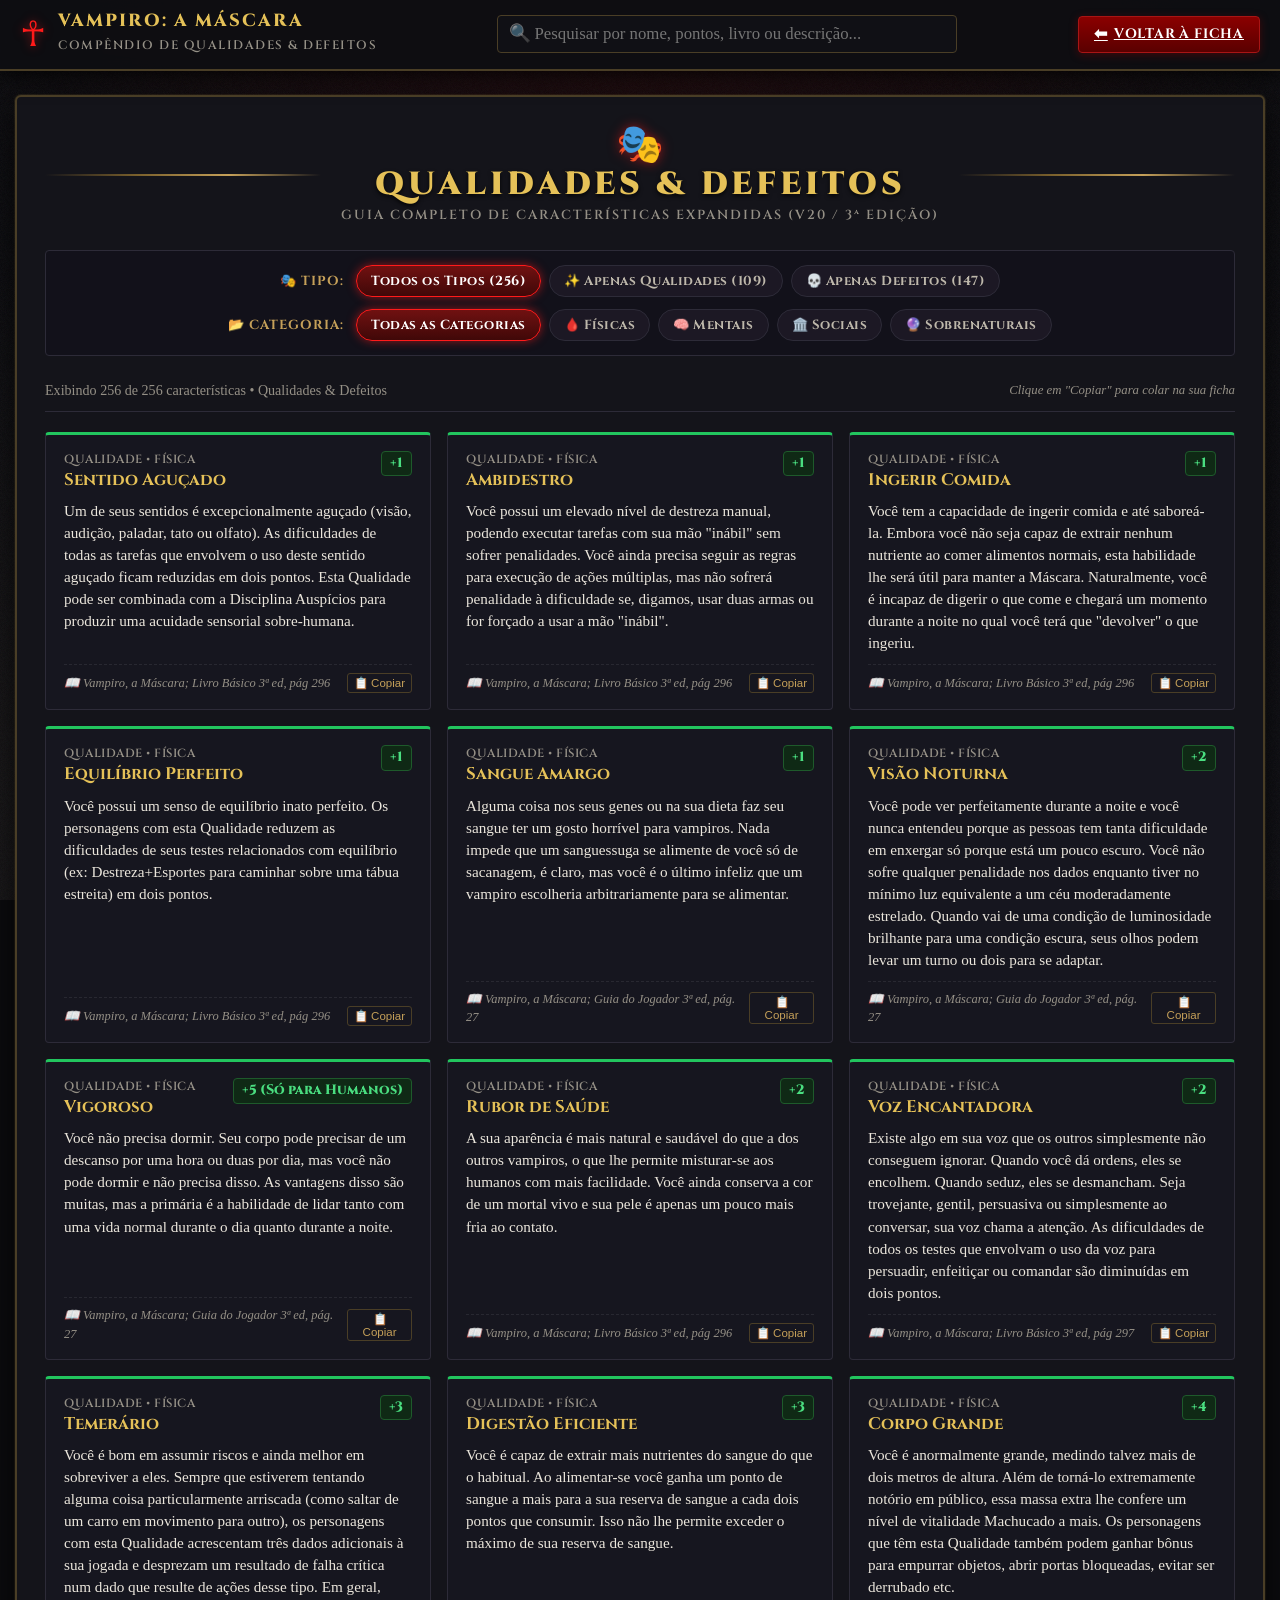
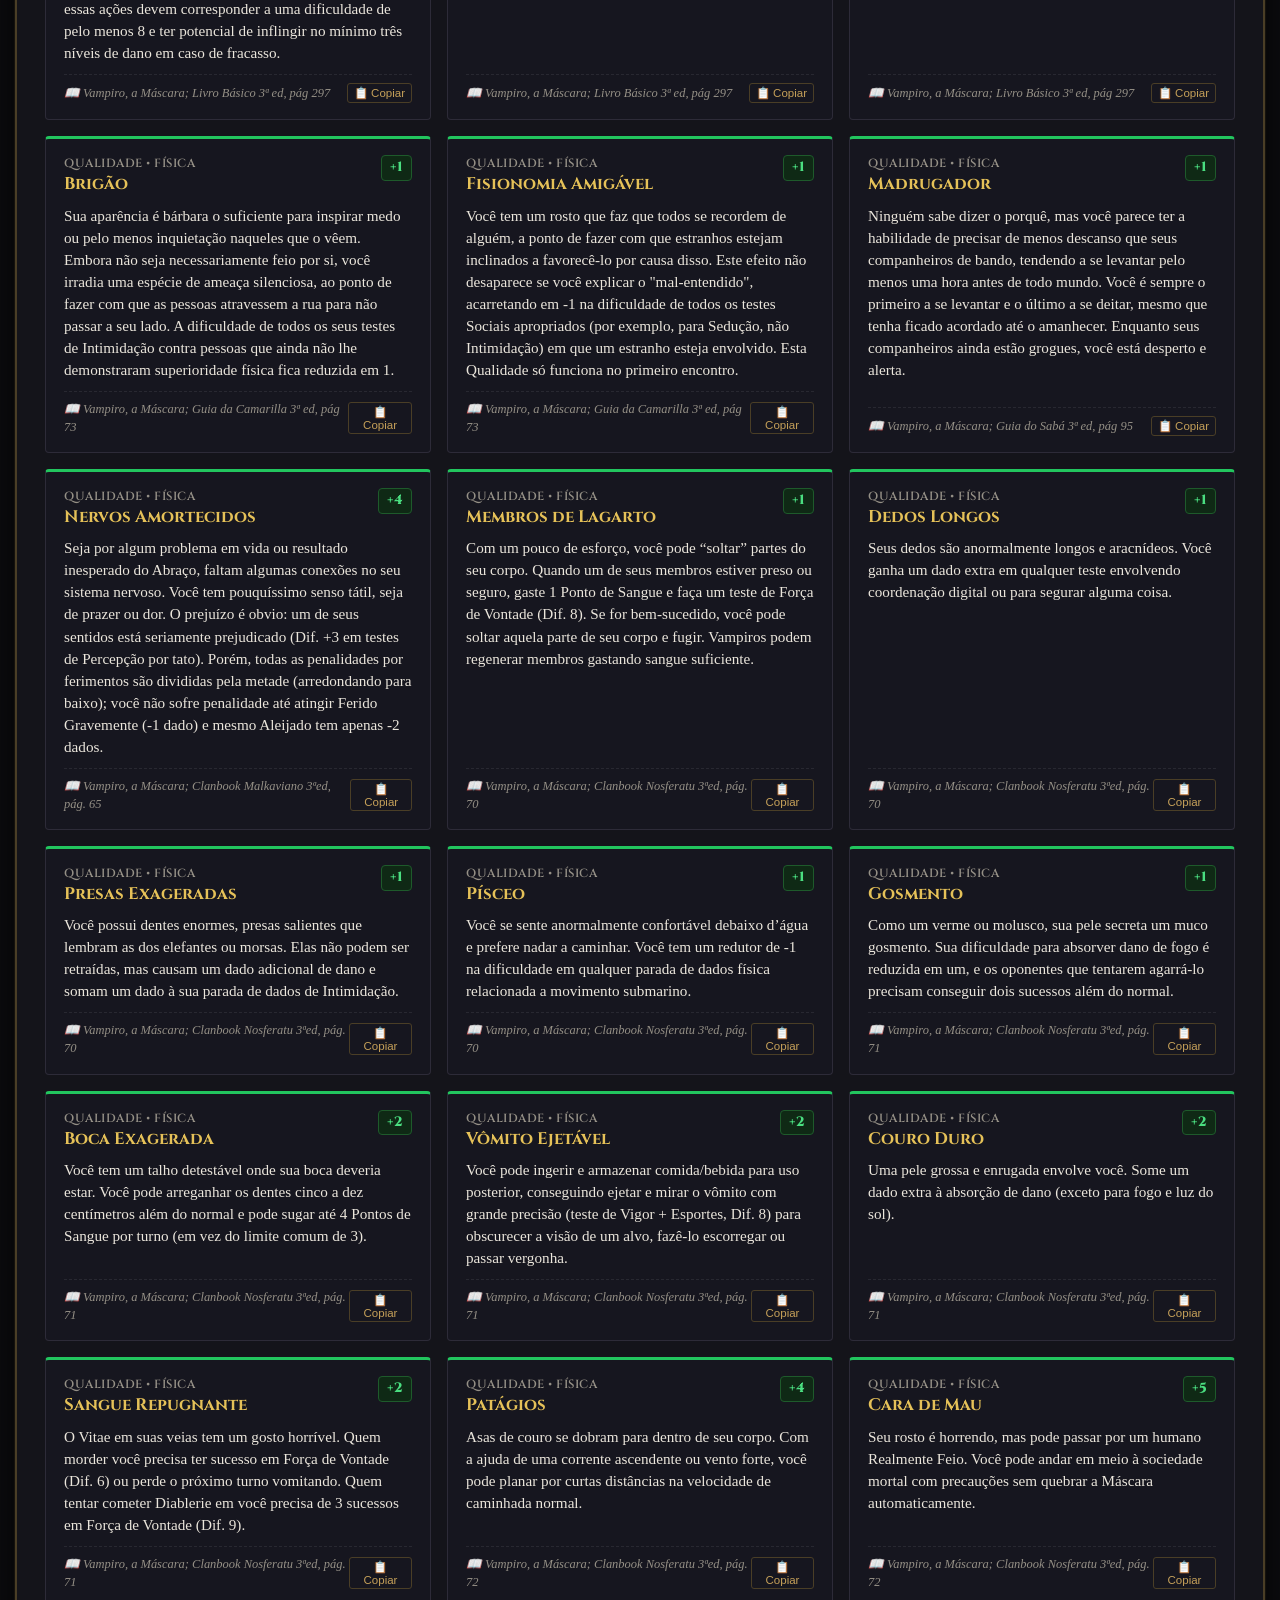
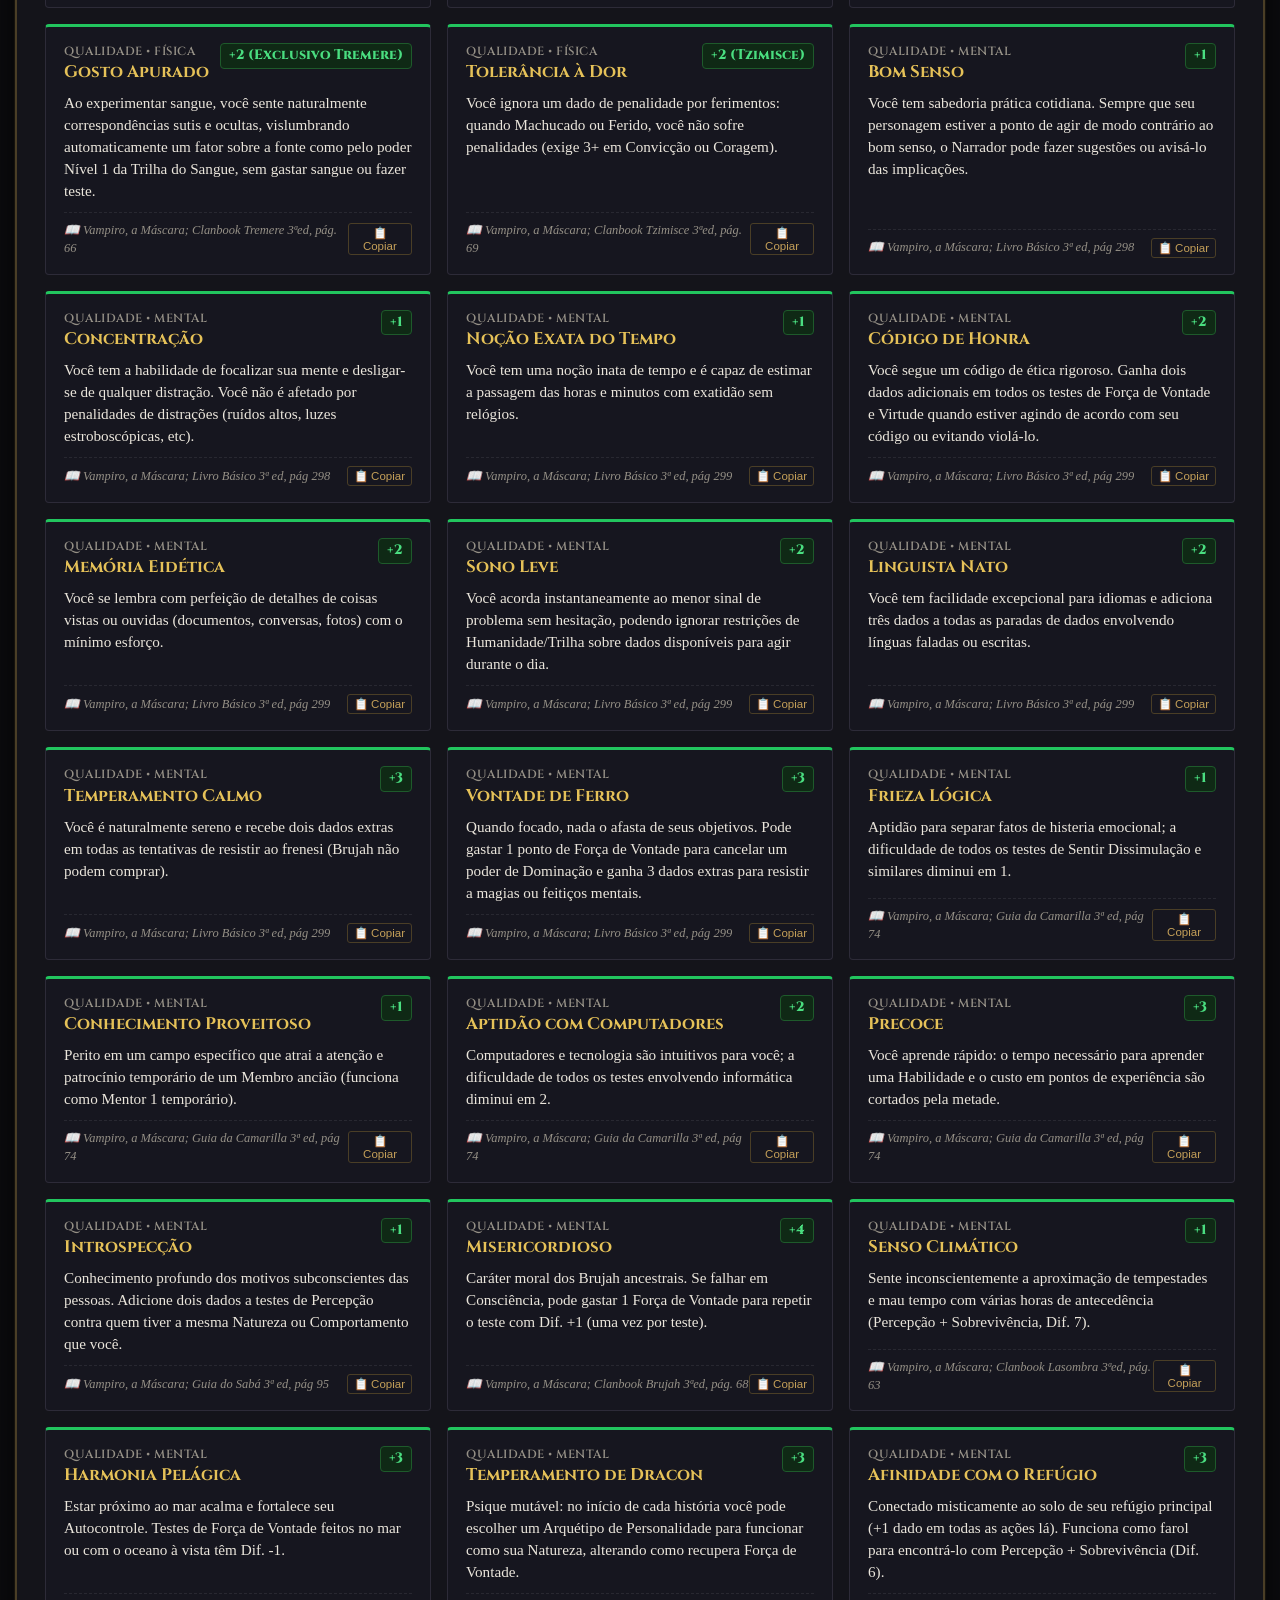
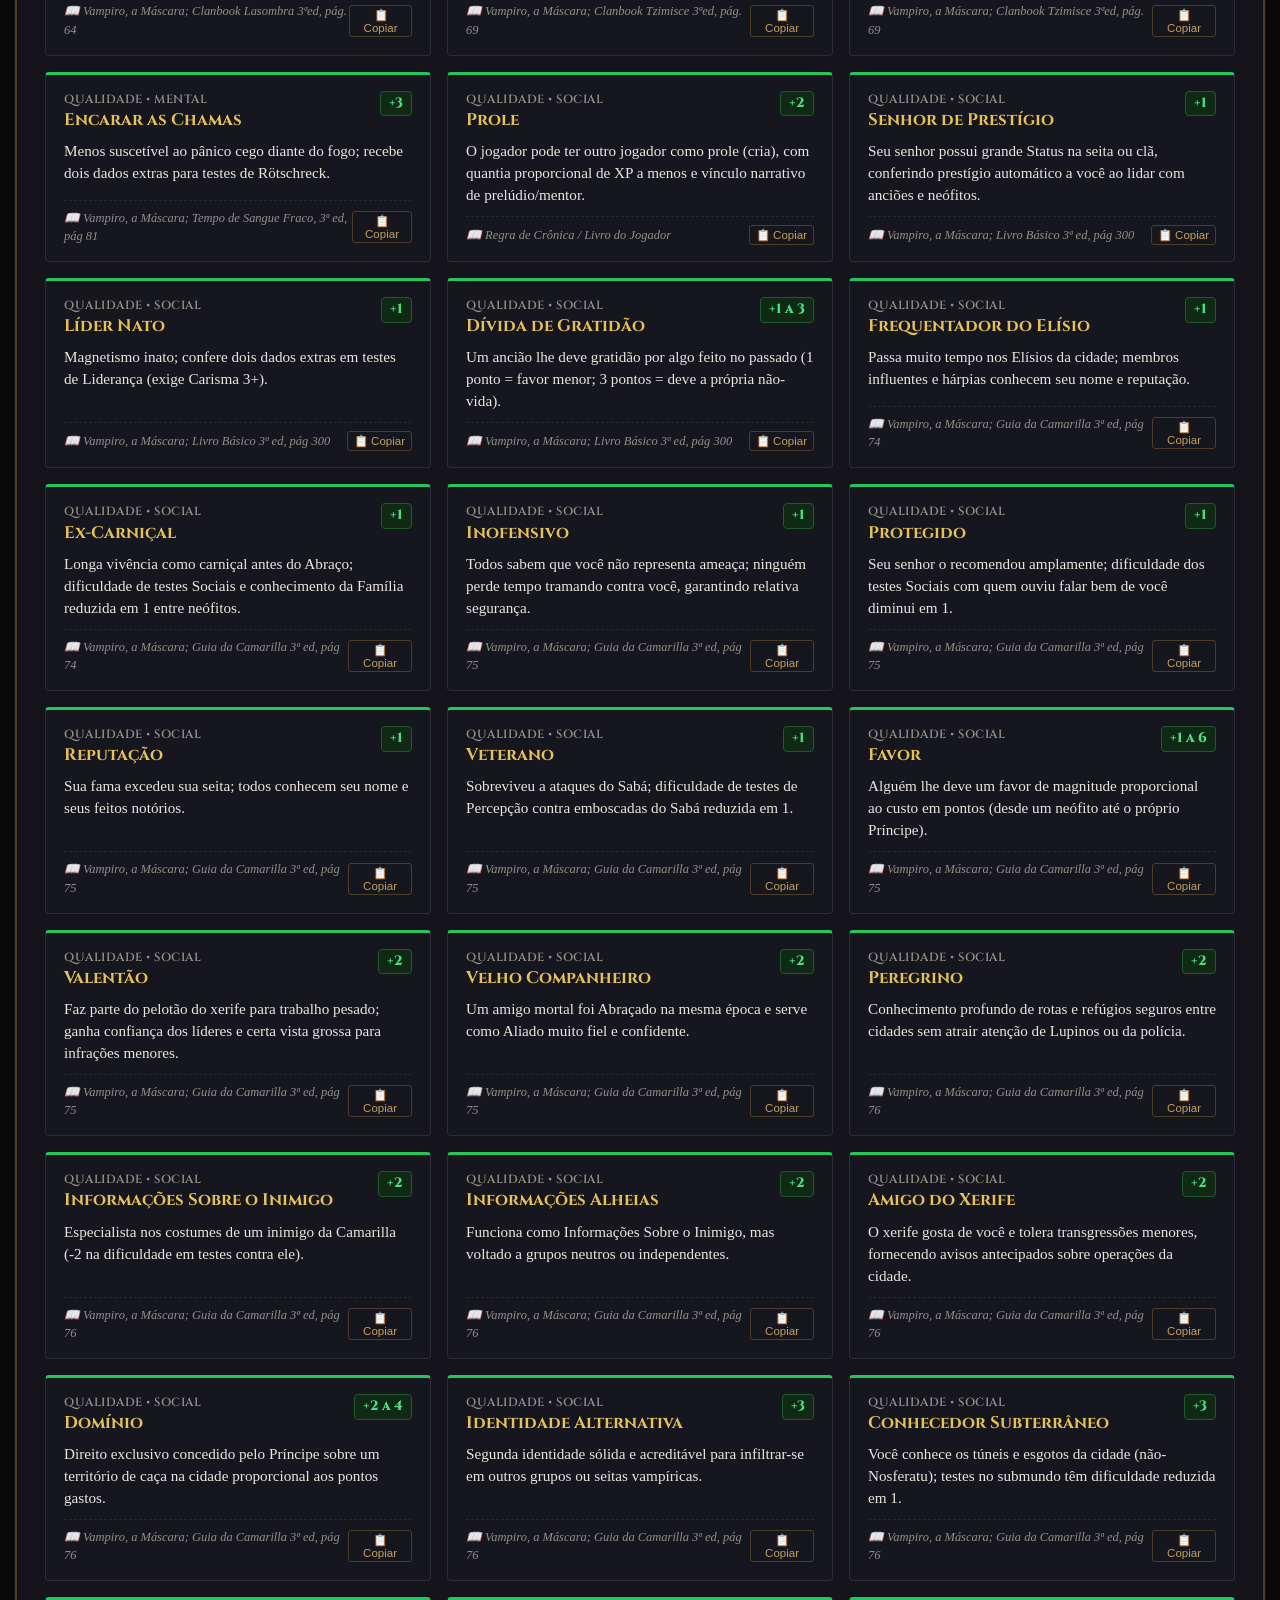
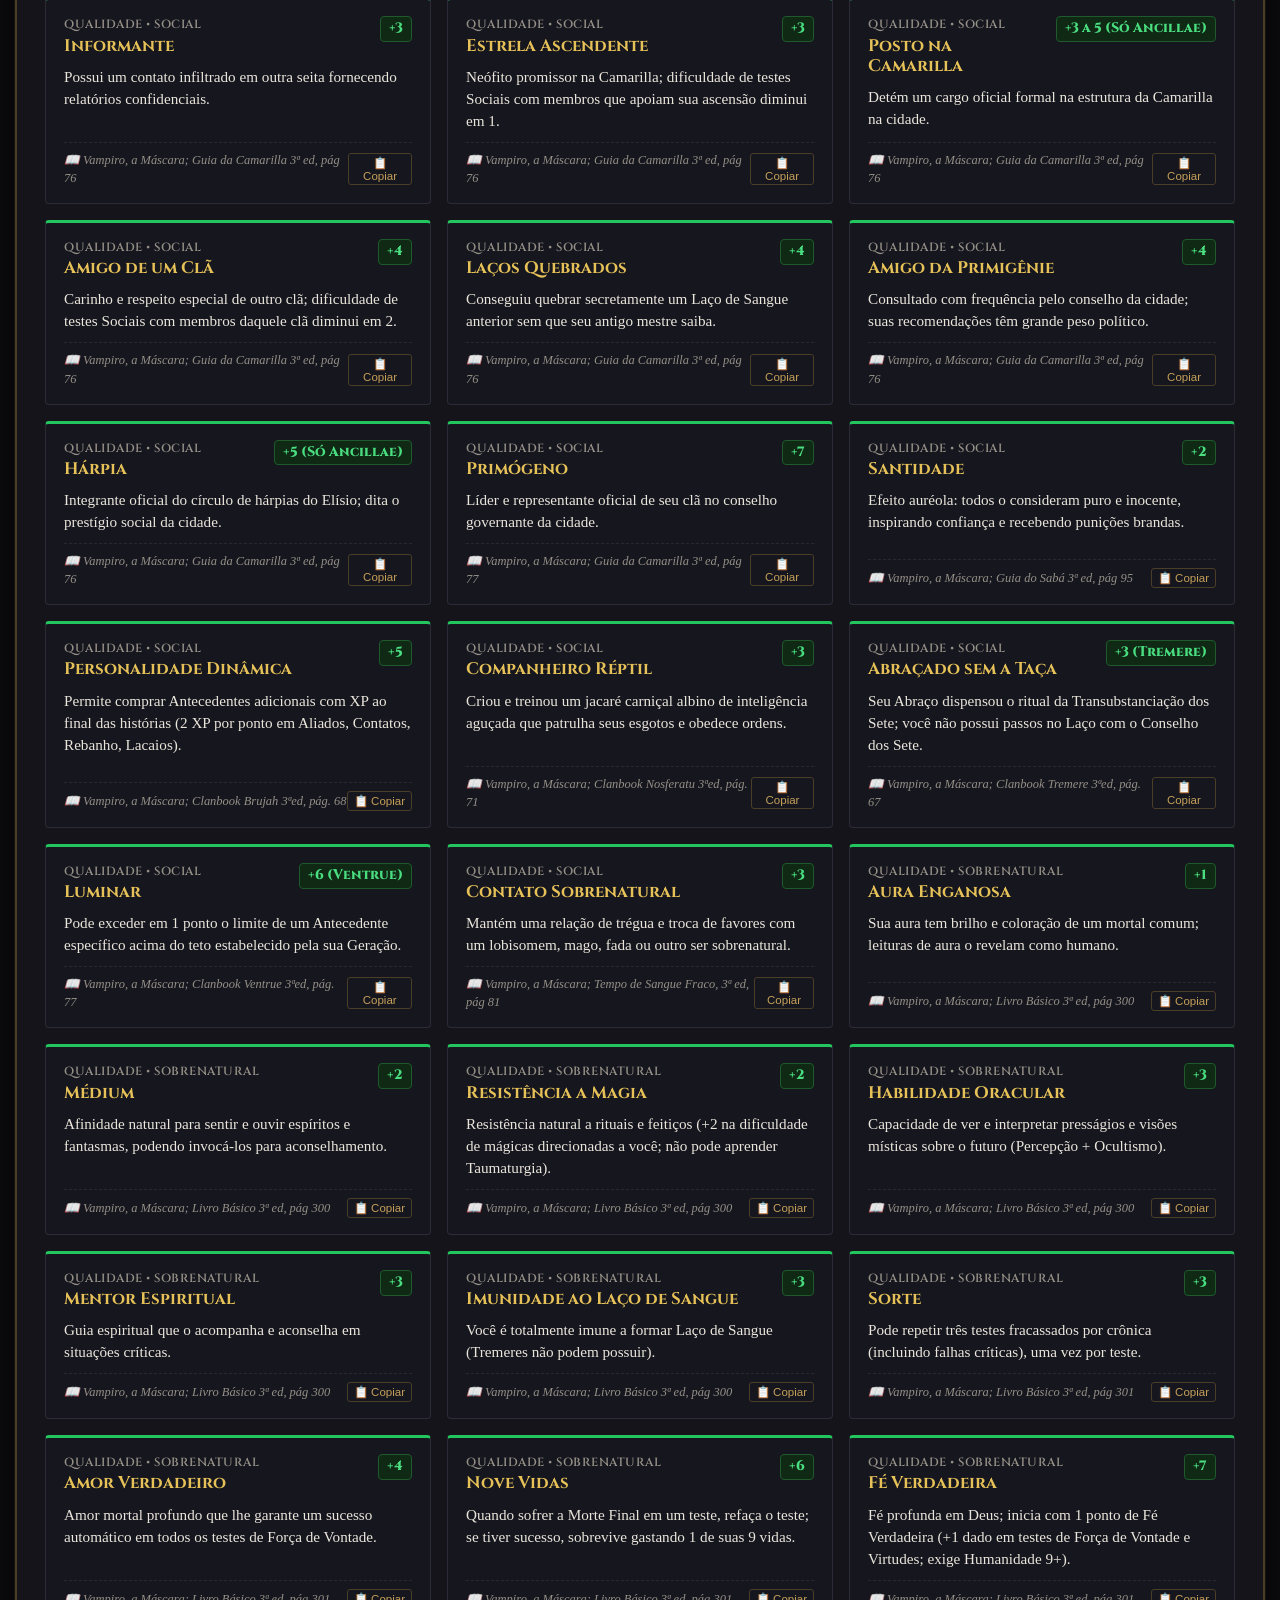
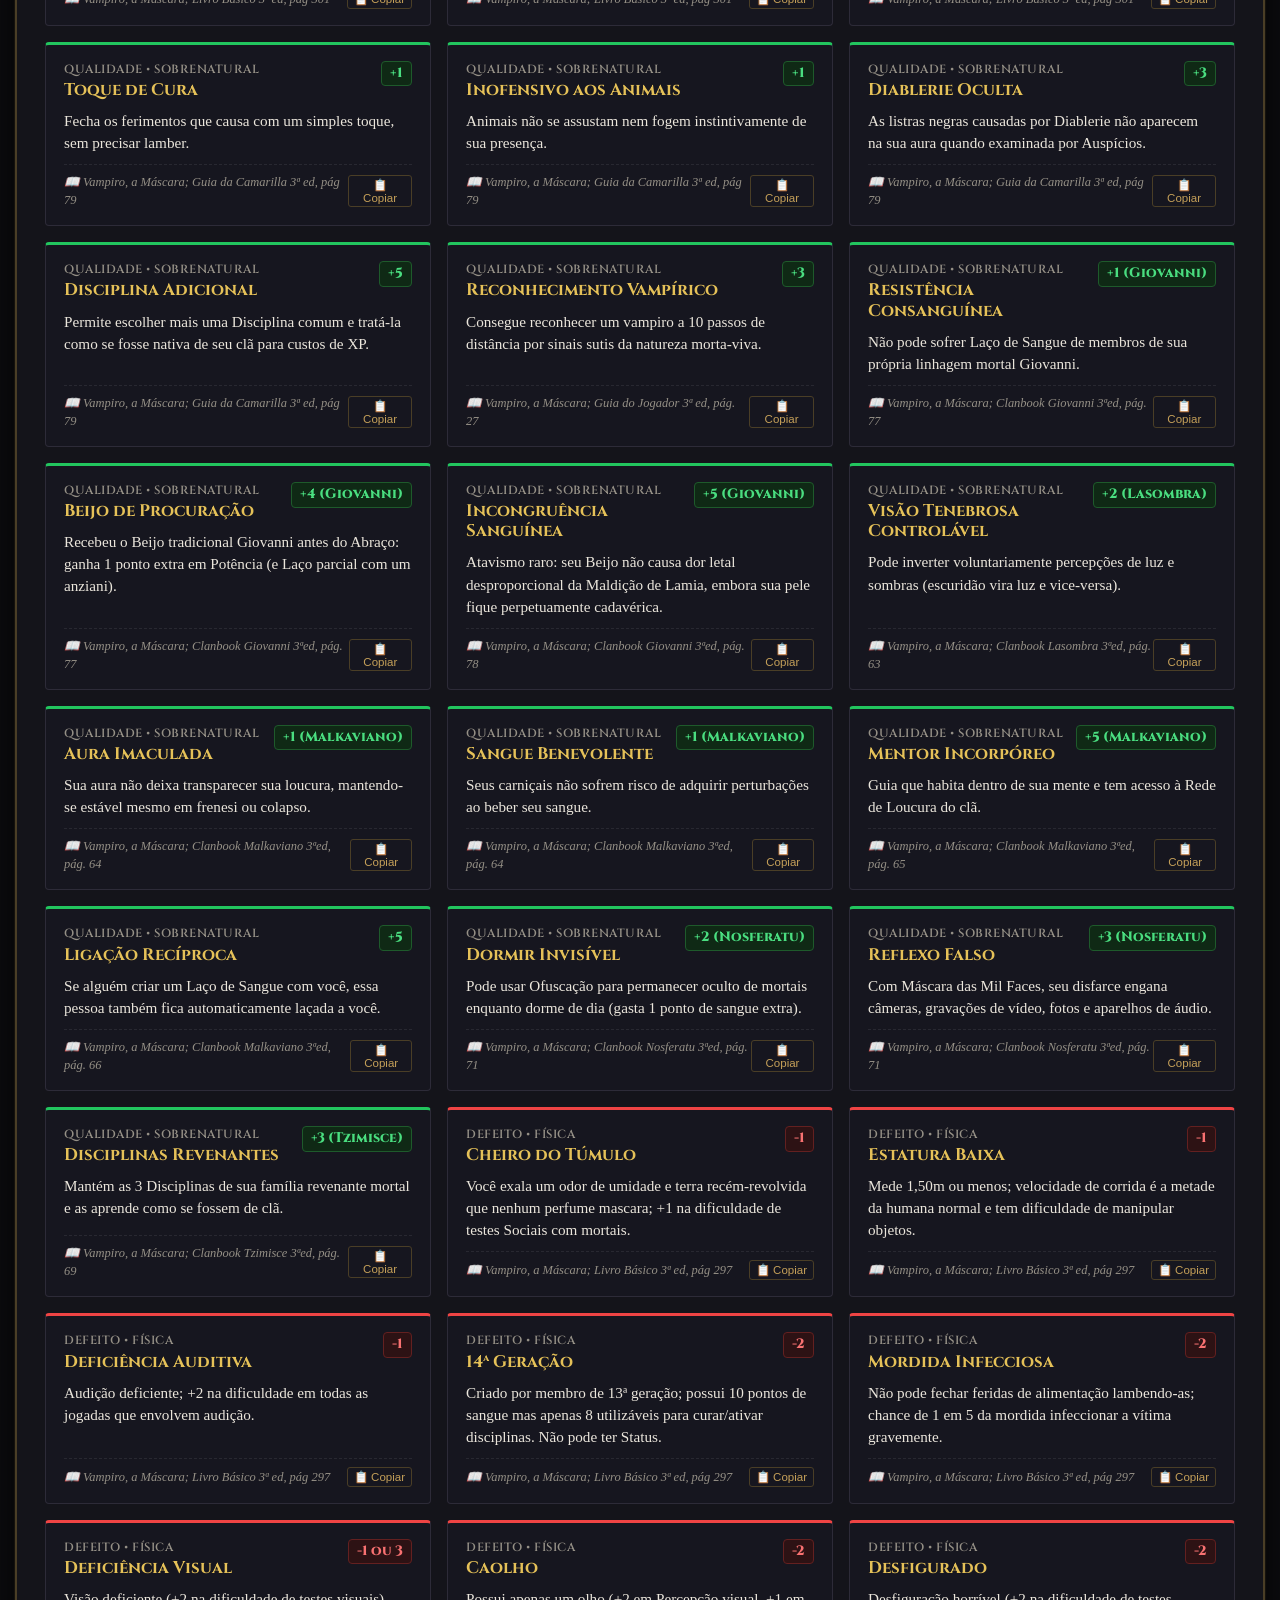
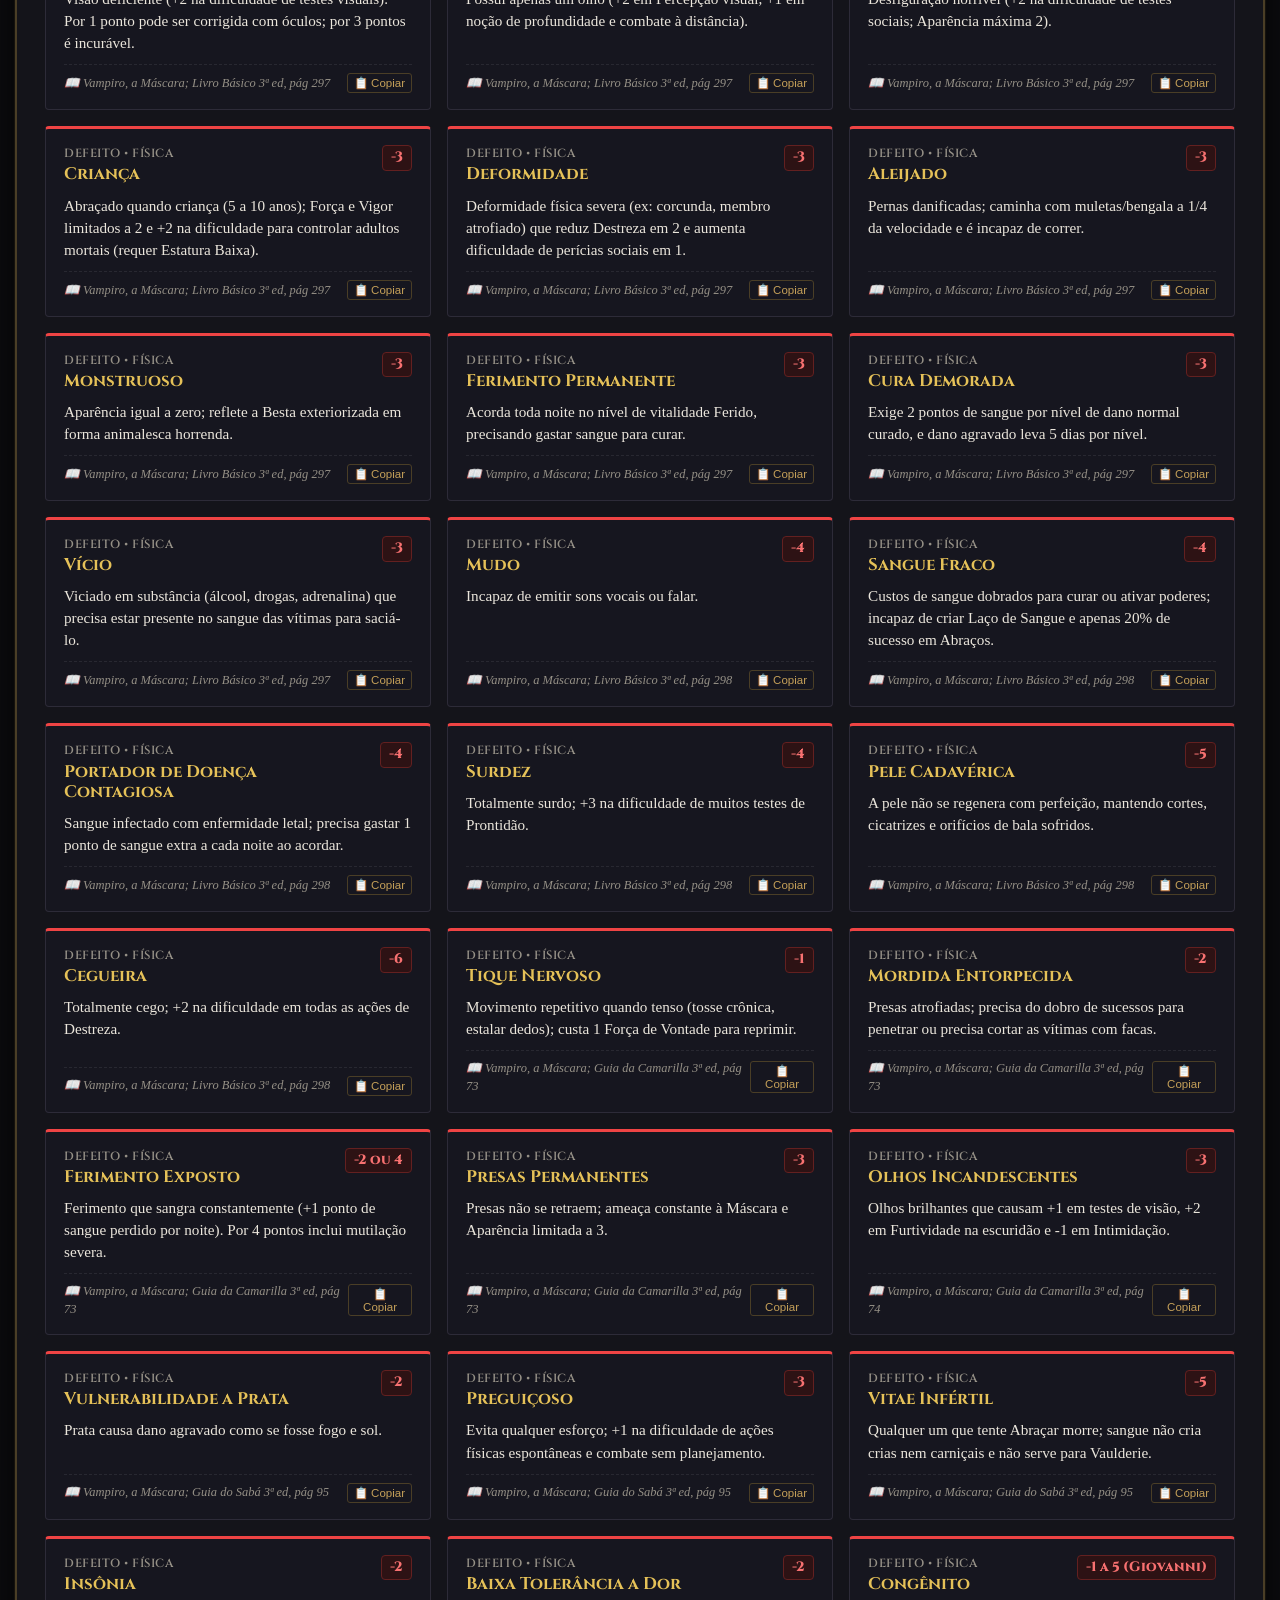
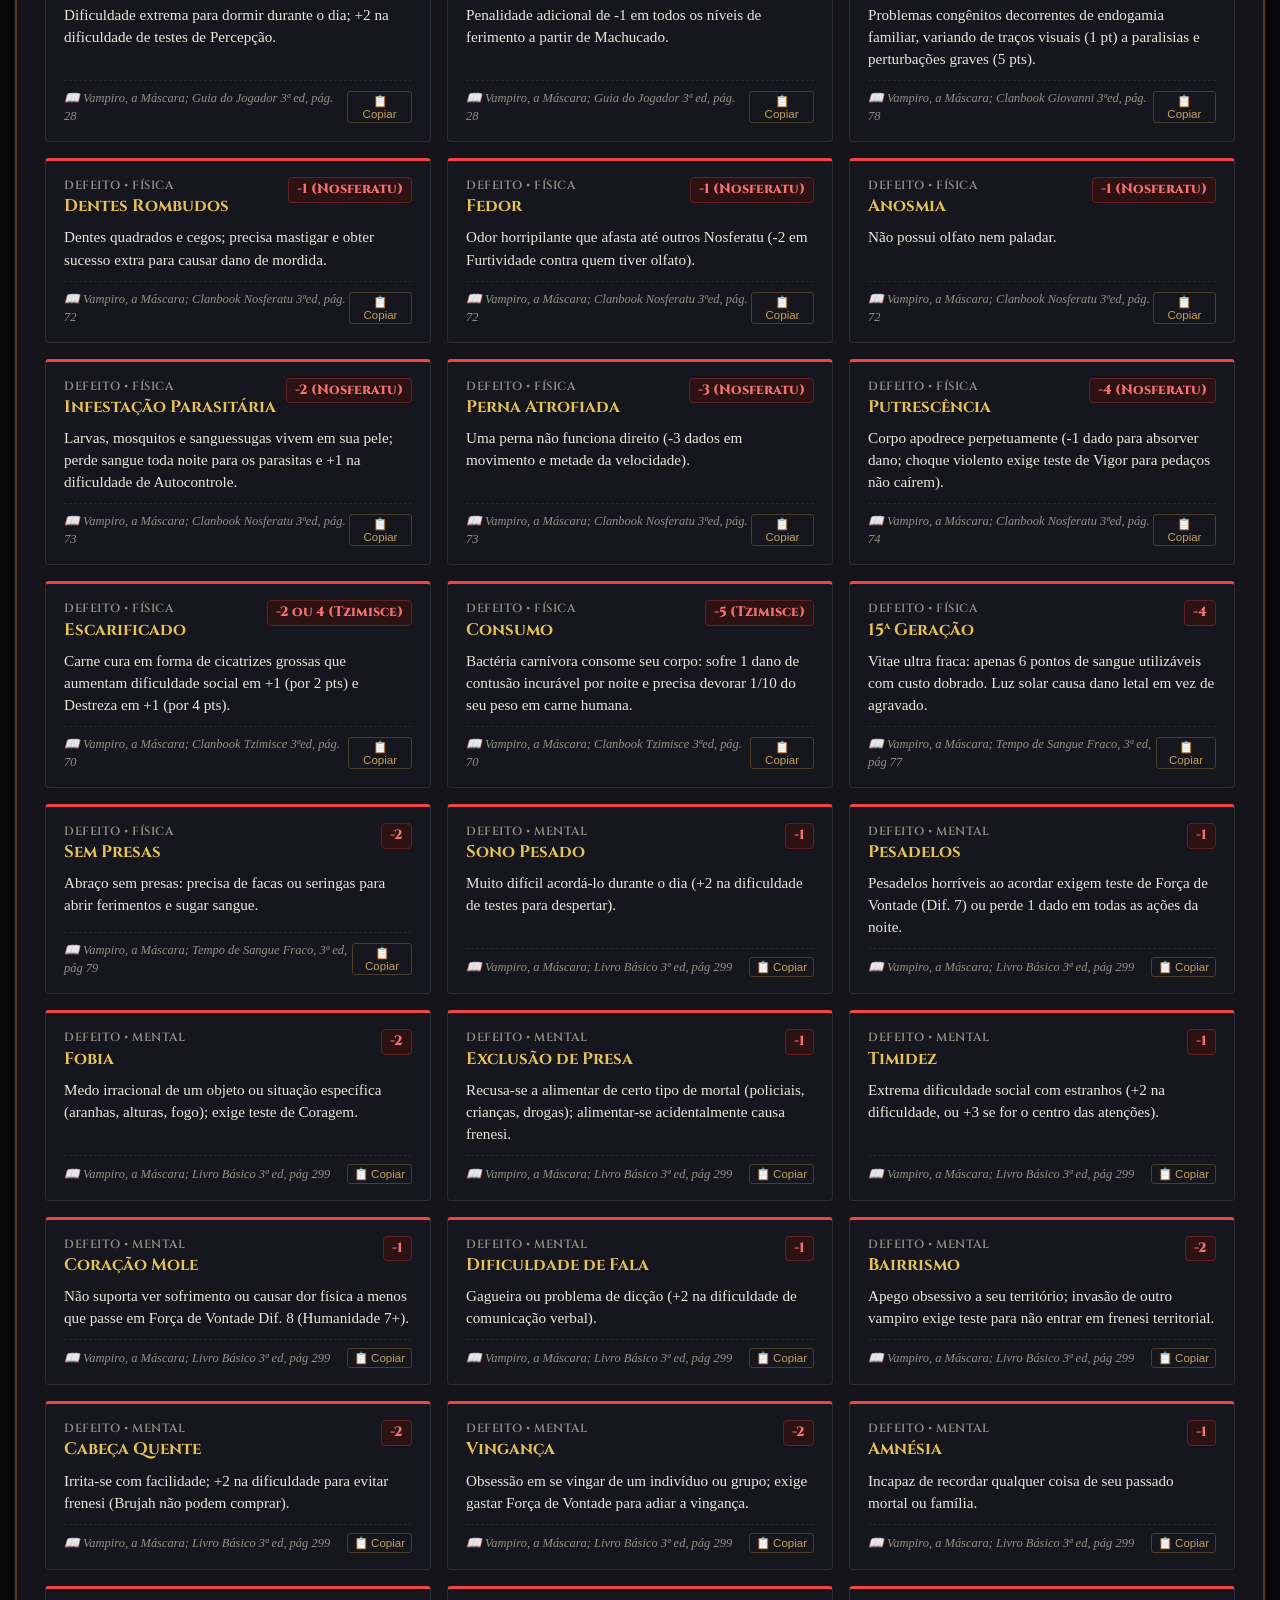
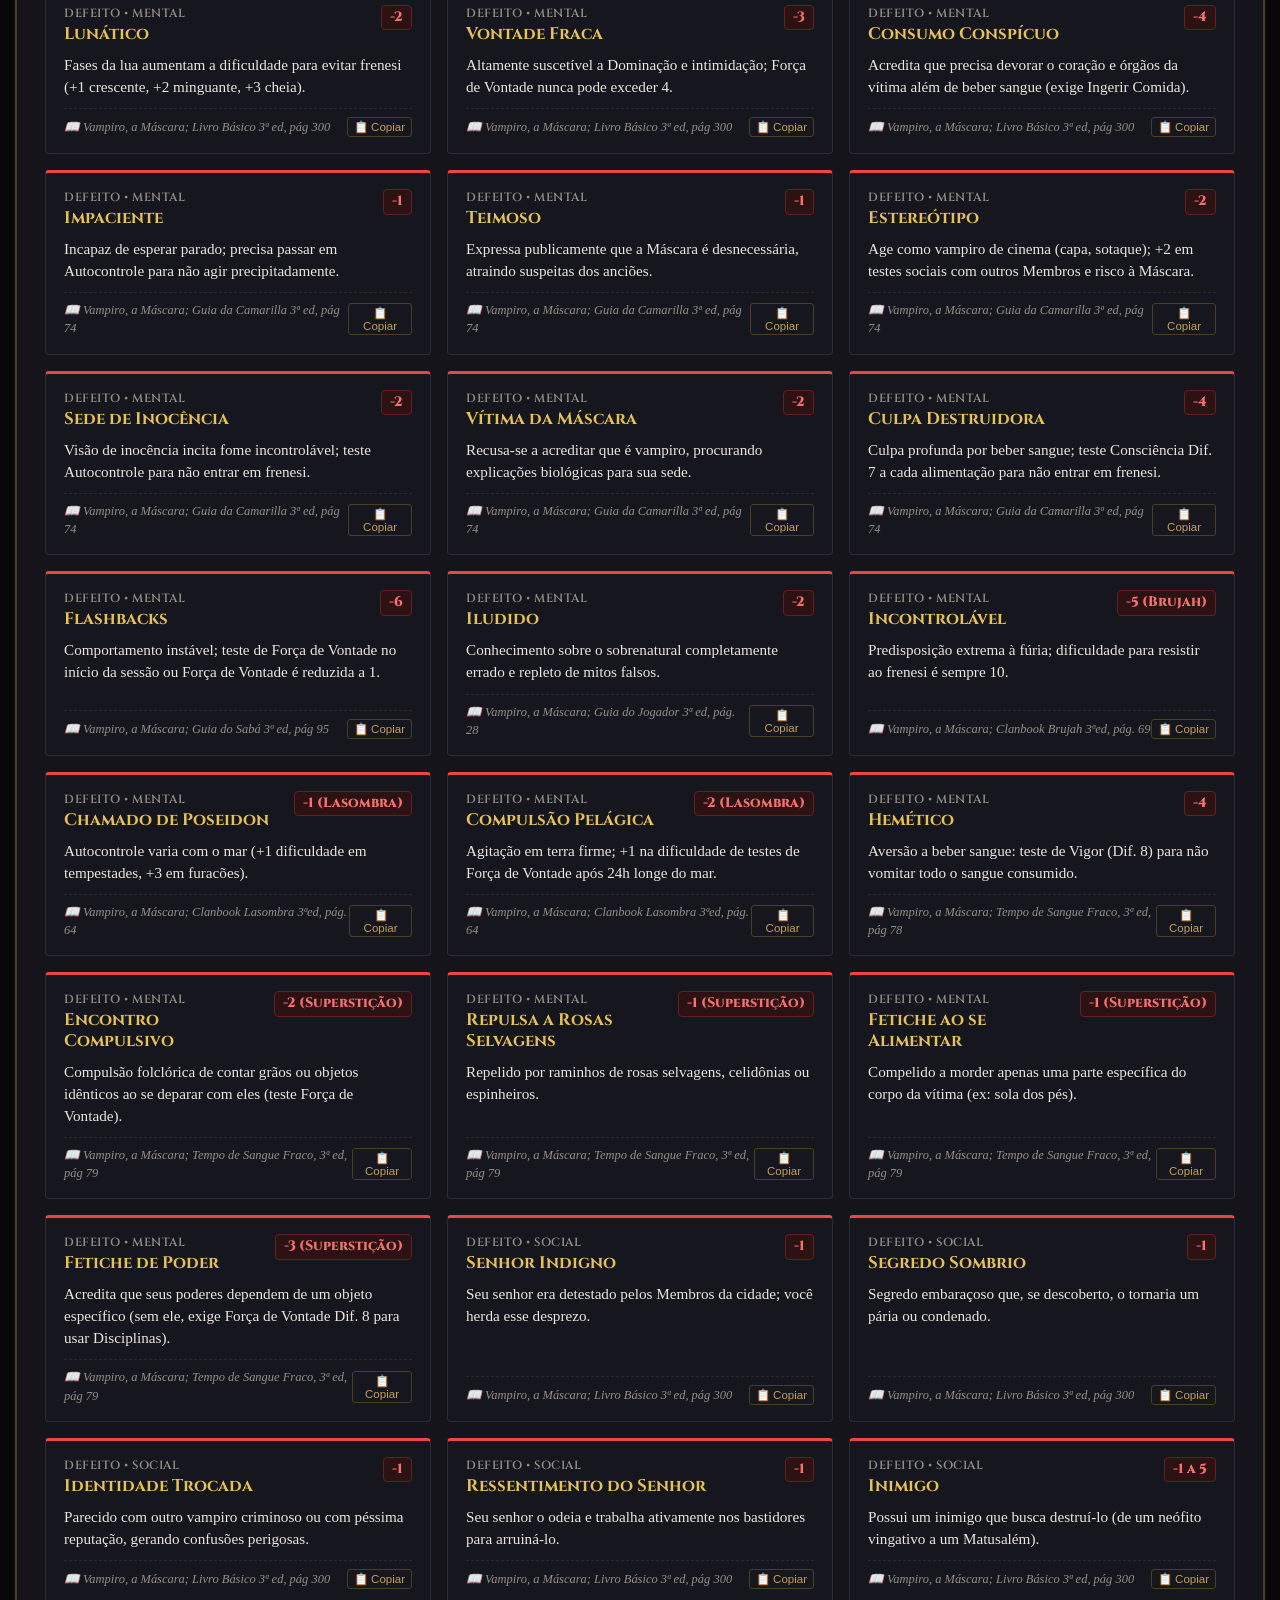
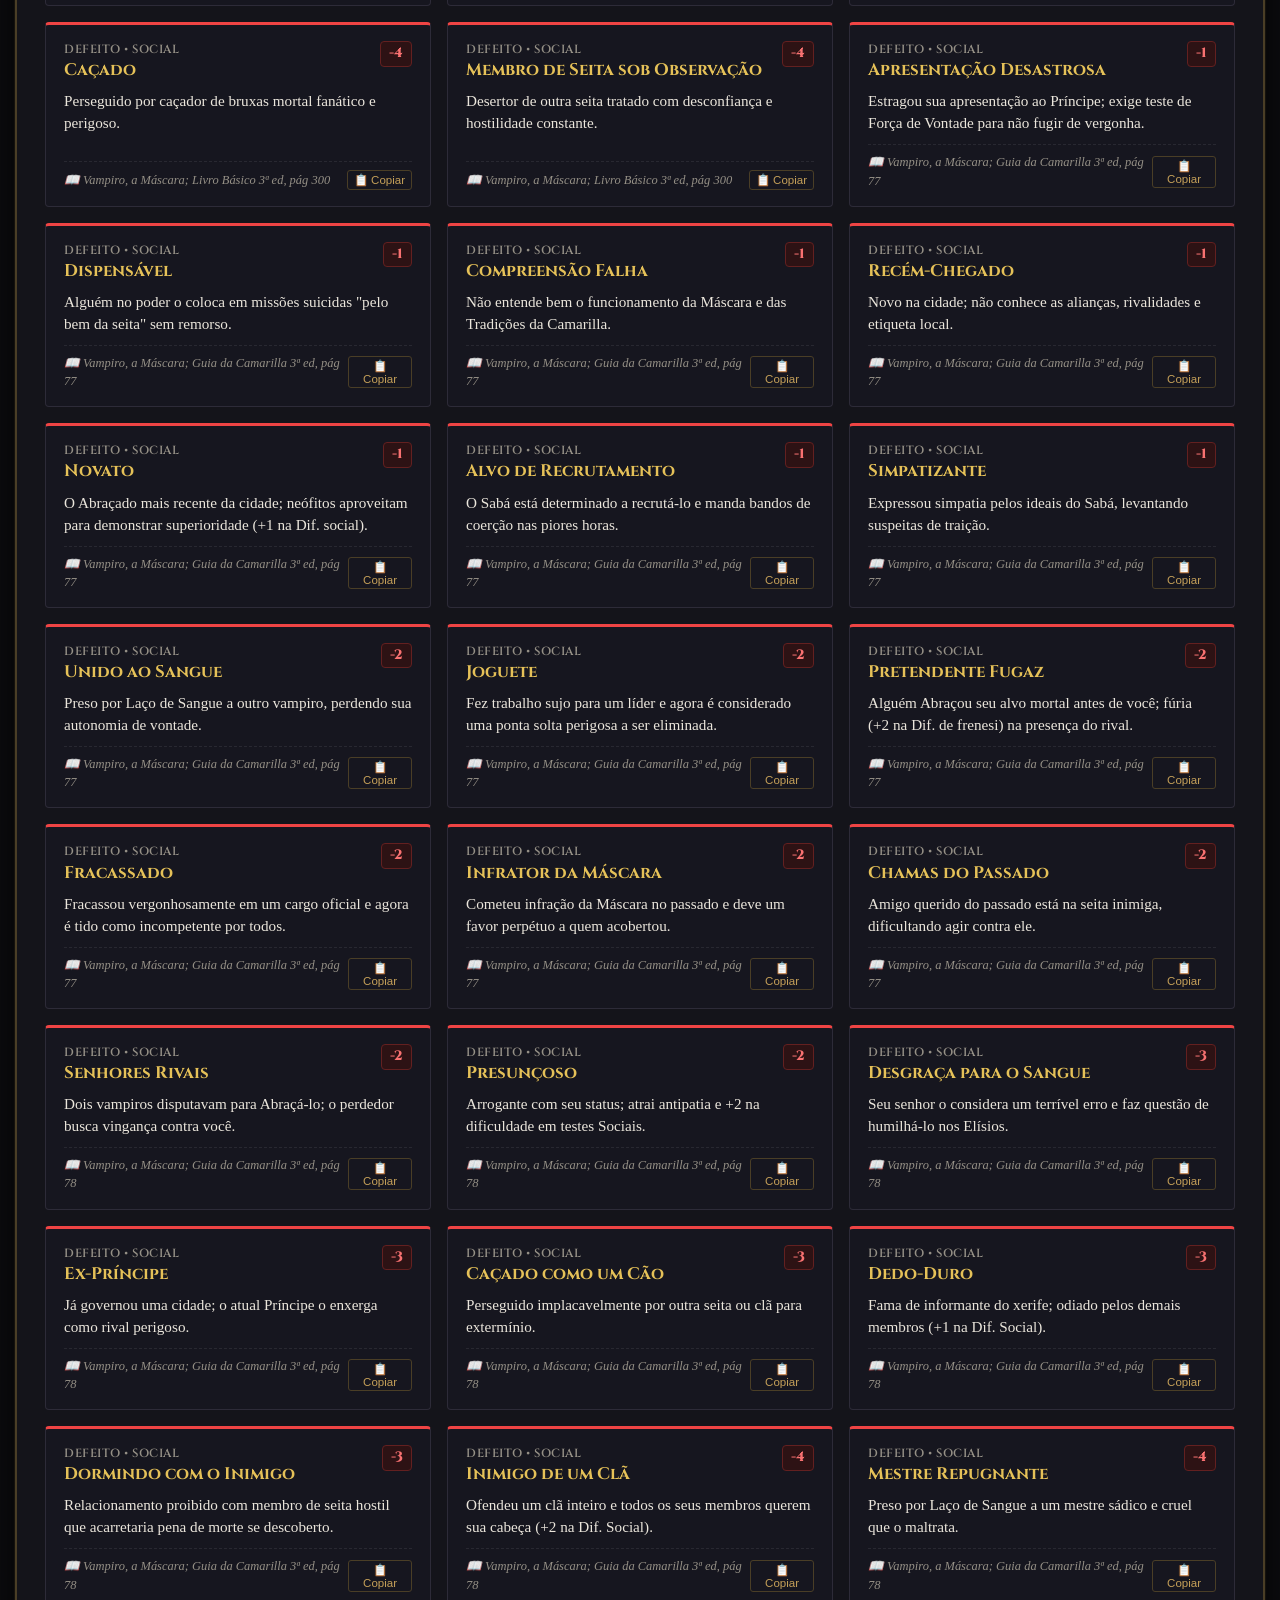
<file: qualidades-defeitos.html>
<!DOCTYPE html>
<html lang="pt-BR">
<head>
  <meta charset="UTF-8">
  <meta name="viewport" content="width=device-width, initial-scale=1.0">
  <title>Qualidades & Defeitos • Vampiro: A Máscara (V20)</title>
  <link rel="preconnect" href="https://fonts.googleapis.com">
  <link rel="preconnect" href="https://fonts.gstatic.com" crossorigin>
  <link href="https://fonts.googleapis.com/css2?family=Cinzel:wght@500;700;800;900&family=Crimson+Text:ital,wght@0,400;0,600;0,700;1,400;1,600&display=swap" rel="stylesheet">
  <link rel="stylesheet" href="styles.css">
  <style>
    .mf-page-header {
      text-align: center;
      margin-bottom: 24px;
    }
    .mf-nav-bar {
      position: sticky;
      top: 0;
      z-index: 100;
      background: rgba(14, 14, 18, 0.95);
      backdrop-filter: blur(8px);
      border-bottom: 2px solid var(--border-accent);
      box-shadow: 0 4px 20px rgba(0, 0, 0, 0.8);
      padding: 12px 20px;
      display: flex;
      flex-wrap: wrap;
      align-items: center;
      justify-content: space-between;
      gap: 12px;
    }
    .mf-brand {
      display: flex;
      align-items: center;
      gap: 12px;
      text-decoration: none;
    }
    .mf-search-box {
      flex: 1;
      max-width: 460px;
      position: relative;
    }
    .mf-search-input {
      width: 100%;
      background: var(--bg-input);
      border: 1.5px solid var(--border-accent);
      border-radius: var(--radius-sm);
      color: var(--text-primary);
      font-family: var(--font-body);
      font-size: 1.05rem;
      padding: 8px 14px 8px 36px;
      outline: none;
      transition: all 0.2s ease;
      box-sizing: border-box;
    }
    .mf-search-input:focus {
      border-color: var(--gold-bright);
      box-shadow: 0 0 12px var(--gold-glow);
    }
    .mf-search-icon {
      position: absolute;
      left: 12px;
      top: 50%;
      transform: translateY(-50%);
      font-size: 1.1rem;
      pointer-events: none;
      opacity: 0.6;
    }
    .mf-filter-section {
      display: flex;
      flex-direction: column;
      gap: 12px;
      align-items: center;
      margin: 18px 0 24px 0;
      background: #12111a;
      border: 1px solid var(--border-subtle);
      border-radius: var(--radius-sm);
      padding: 14px 18px;
    }
    .mf-filter-group {
      display: flex;
      flex-wrap: wrap;
      align-items: center;
      justify-content: center;
      gap: 8px;
      width: 100%;
    }
    .mf-filter-label {
      font-family: var(--font-header);
      font-size: 0.82rem;
      font-weight: 700;
      color: var(--gold-base);
      text-transform: uppercase;
      letter-spacing: 1px;
      margin-right: 4px;
      white-space: nowrap;
    }
    .mf-pill {
      background: #1c1824;
      color: var(--text-secondary);
      border: 1px solid var(--border-subtle);
      border-radius: 20px;
      padding: 6px 14px;
      font-family: var(--font-header);
      font-size: 0.82rem;
      font-weight: 700;
      letter-spacing: 0.5px;
      cursor: pointer;
      transition: all 0.2s ease;
      user-select: none;
    }
    .mf-pill:hover {
      color: var(--gold-bright);
      border-color: var(--gold-base);
      background: #272333;
    }
    .mf-pill.active {
      background: linear-gradient(180deg, #701111 0%, #400808 100%);
      color: #ffffff;
      border-color: var(--crimson-bright);
      box-shadow: 0 0 10px var(--crimson-glow);
    }
    .mf-pill-green.active {
      background: linear-gradient(180deg, #165b27 0%, #0d3817 100%);
      border-color: #22c55e;
      box-shadow: 0 0 10px rgba(34, 197, 94, 0.4);
    }
    .mf-pill-red.active {
      background: linear-gradient(180deg, #7a1515 0%, #4a0c0c 100%);
      border-color: #ef4444;
      box-shadow: 0 0 10px rgba(239, 68, 68, 0.4);
    }
    .mf-stats-bar {
      display: flex;
      justify-content: space-between;
      align-items: center;
      font-size: 0.88rem;
      color: var(--text-muted);
      border-bottom: 1px solid var(--border-subtle);
      padding-bottom: 10px;
      margin-bottom: 20px;
    }
    .mf-grid {
      display: grid;
      grid-template-columns: repeat(auto-fill, minmax(360px, 1fr));
      gap: 16px;
      margin-bottom: 40px;
    }
    .mf-card {
      background: var(--bg-card-alt);
      border: 1px solid var(--border-subtle);
      border-radius: var(--radius-sm);
      padding: 16px 18px;
      display: flex;
      flex-direction: column;
      gap: 10px;
      transition: all 0.2s ease;
      position: relative;
    }
    .mf-card:hover {
      border-color: var(--gold-base);
      box-shadow: 0 6px 18px rgba(0, 0, 0, 0.5), 0 0 8px rgba(197, 160, 89, 0.2);
      transform: translateY(-2px);
    }
    .mf-card.type-qualidade {
      border-top: 3px solid #22c55e;
    }
    .mf-card.type-defeito {
      border-top: 3px solid #ef4444;
    }
    .mf-card-top {
      display: flex;
      justify-content: space-between;
      align-items: flex-start;
      gap: 10px;
    }
    .mf-card-title-group {
      display: flex;
      flex-direction: column;
      gap: 2px;
    }
    .mf-card-title {
      font-family: var(--font-header);
      font-size: 1.05rem;
      font-weight: 700;
      color: var(--gold-bright);
      line-height: 1.2;
    }
    .mf-card-category-tag {
      font-size: 0.74rem;
      font-family: var(--font-header);
      font-weight: 600;
      letter-spacing: 0.5px;
      color: var(--text-muted);
      text-transform: uppercase;
    }
    .mf-card-points {
      padding: 2px 8px;
      border-radius: 4px;
      font-family: var(--font-header);
      font-size: 0.85rem;
      font-weight: 800;
      white-space: nowrap;
      flex-shrink: 0;
    }
    .mf-card.type-qualidade .mf-card-points {
      background: #0f2915;
      color: #4ade80;
      border: 1px solid #1e5a2b;
    }
    .mf-card.type-defeito .mf-card-points {
      background: #2d1214;
      color: #f87171;
      border: 1px solid #632020;
    }
    .mf-card-desc {
      font-size: 0.95rem;
      color: var(--text-primary);
      line-height: 1.45;
      flex: 1;
    }
    .mf-card-source {
      font-size: 0.78rem;
      color: var(--text-muted);
      font-style: italic;
      border-top: 1px dashed rgba(255, 255, 255, 0.08);
      padding-top: 8px;
      display: flex;
      justify-content: space-between;
      align-items: center;
    }
    .btn-copy-mf {
      background: transparent;
      color: var(--gold-base);
      border: 1px solid var(--border-accent);
      border-radius: 3px;
      padding: 2px 6px;
      font-size: 0.72rem;
      cursor: pointer;
      transition: all 0.2s;
    }
    .btn-copy-mf:hover {
      background: var(--gold-base);
      color: #000;
    }
    .mf-no-results {
      text-align: center;
      padding: 40px;
      color: var(--text-muted);
      font-size: 1.1rem;
      grid-column: 1 / -1;
    }
    @media (max-width: 600px) {
      .mf-grid { grid-template-columns: 1fr; }
      .mf-nav-bar { flex-direction: column; align-items: stretch; }
      .mf-search-box { max-width: 100%; }
      .mf-filter-group { justify-content: flex-start; }
    }
  </style>
</head>
<body>

  <!-- BARRA DE NAVEGAÇÃO -->
  <nav class="mf-nav-bar">
    <a href="index.html" class="mf-brand" title="Voltar à Ficha de Personagem">
      <span class="ankh-symbol">☥</span>
      <div class="brand-text">
        <h1 style="font-size: 1.1rem; margin: 0;">VAMPIRO: A MÁSCARA</h1>
        <span class="edition-badge">Compêndio de Qualidades & Defeitos</span>
      </div>
    </a>

    <div class="mf-search-box">
      <span class="mf-search-icon">🔍</span>
      <input type="text" id="mf-search-input" class="mf-search-input" placeholder="Pesquisar por nome, pontos, livro ou descrição..." aria-label="Pesquisar qualidades e defeitos">
    </div>

    <div>
      <a href="index.html" class="btn btn-primary" title="Voltar para a ficha">
        <span class="btn-icon">⬅</span> Voltar à Ficha
      </a>
    </div>
  </nav>

  <div class="sheet-viewport" style="margin-top: 24px;">
    <div class="sheet-card" style="padding: 28px;">

      <div class="gothic-header-ornament">
        <div class="ornament-line"></div>
        <div class="ornament-center">
          <span class="gothic-ankh">🎭</span>
          <h2>QUALIDADES & DEFEITOS</h2>
          <span class="sheet-subtitle">GUIA COMPLETO DE CARACTERÍSTICAS EXPANDIDAS (V20 / 3ª EDIÇÃO)</span>
        </div>
        <div class="ornament-line"></div>
      </div>

      <!-- SEÇÃO DE FILTROS DUPLOS (TIPO + CATEGORIA COMBINÁVEIS) -->
      <div class="mf-filter-section">
        <!-- LINHA 1: TIPO (QUALIDADE OU DEFEITO) -->
        <div class="mf-filter-group" id="filter-type-group">
          <span class="mf-filter-label">🎭 Tipo:</span>
          <button type="button" class="mf-pill active" data-type="all">Todos os Tipos (<span id="count-all">0</span>)</button>
          <button type="button" class="mf-pill mf-pill-green" data-type="qualidade">✨ Apenas Qualidades (<span id="count-qualidades">0</span>)</button>
          <button type="button" class="mf-pill mf-pill-red" data-type="defeito">💀 Apenas Defeitos (<span id="count-defeitos">0</span>)</button>
        </div>

        <!-- LINHA 2: CATEGORIA (FÍSICA, MENTAL, SOCIAL, SOBRENATURAL) -->
        <div class="mf-filter-group" id="filter-category-group">
          <span class="mf-filter-label">📂 Categoria:</span>
          <button type="button" class="mf-pill active" data-category="all">Todas as Categorias</button>
          <button type="button" class="mf-pill" data-category="fisica">🩸 Físicas</button>
          <button type="button" class="mf-pill" data-category="mental">🧠 Mentais</button>
          <button type="button" class="mf-pill" data-category="social">🏛️ Sociais</button>
          <button type="button" class="mf-pill" data-category="sobrenatural">🔮 Sobrenaturais</button>
        </div>
      </div>

      <div class="mf-stats-bar">
        <span id="results-count-display">Exibindo todas as características</span>
        <span style="font-size: 0.8rem; font-style: italic;">Clique em "Copiar" para colar na sua ficha</span>
      </div>

      <!-- GRID DE CARDS -->
      <div class="mf-grid" id="mf-cards-grid">
        <!-- Itens inseridos dinamicamente pelo JavaScript -->
      </div>

    </div>
  </div>

  <script src="qualidades-defeitos-data.js"></script>
  <script>
    // Inicialização e renderização dinâmica com filtros combináveis
    const grid = document.getElementById('mf-cards-grid');
    const searchInput = document.getElementById('mf-search-input');
    const typePills = document.querySelectorAll('#filter-type-group .mf-pill');
    const categoryPills = document.querySelectorAll('#filter-category-group .mf-pill');
    const resultsCountDisplay = document.getElementById('results-count-display');

    let currentType = 'all';         // 'all', 'qualidade', 'defeito'
    let currentCategory = 'all';     // 'all', 'fisica', 'mental', 'social', 'sobrenatural'
    let searchQuery = '';

    // Contadores
    document.getElementById('count-all').textContent = MERITS_FLAWS_DATA.length;
    document.getElementById('count-qualidades').textContent = MERITS_FLAWS_DATA.filter(i => i.type === 'qualidade').length;
    document.getElementById('count-defeitos').textContent = MERITS_FLAWS_DATA.filter(i => i.type === 'defeito').length;

    function renderCards() {
      grid.innerHTML = '';
      const q = searchQuery.toLowerCase().trim();

      const filtered = MERITS_FLAWS_DATA.filter(item => {
        // 1. Filtro por Tipo (Qualidade / Defeito)
        if (currentType !== 'all' && item.type !== currentType) return false;

        // 2. Filtro por Categoria (Física, Mental, Social, Sobrenatural)
        if (currentCategory !== 'all' && item.category !== currentCategory) return false;

        // 3. Filtro por Busca em Texto
        if (q) {
          const matchText = `${item.name} ${item.points} ${item.category} ${item.type} ${item.desc} ${item.source}`.toLowerCase();
          if (!matchText.includes(q)) return false;
        }

        return true;
      });

      // Formatação do texto do status de resultados
      let typeLabel = currentType === 'qualidade' ? 'Qualidades' : (currentType === 'defeito' ? 'Defeitos' : 'Qualidades & Defeitos');
      let catLabel = currentCategory === 'all' ? '' : ` (${currentCategory.charAt(0).toUpperCase() + currentCategory.slice(1)}s)`;
      resultsCountDisplay.textContent = `Exibindo ${filtered.length} de ${MERITS_FLAWS_DATA.length} características • ${typeLabel}${catLabel}`;

      if (filtered.length === 0) {
        grid.innerHTML = `<div class="mf-no-results">Nenhum resultado encontrado para os filtros selecionados (${typeLabel}${catLabel}${q ? ' com busca "' + searchQuery + '"' : ''}).</div>`;
        return;
      }

      filtered.forEach(item => {
        const card = document.createElement('div');
        card.className = `mf-card type-${item.type}`;

        const categoryName = {
          fisica: 'Física',
          mental: 'Mental',
          social: 'Social',
          sobrenatural: 'Sobrenatural'
        }[item.category] || item.category;

        const itemType = item.type === 'qualidade' ? 'Qualidade' : 'Defeito';
        const pointsBadge = item.type === 'qualidade' ? `+${item.points}` : `-${item.points}`;

        card.innerHTML = `
          <div class="mf-card-top">
            <div class="mf-card-title-group">
              <span class="mf-card-category-tag">${itemType} • ${categoryName}</span>
              <h3 class="mf-card-title">${item.name}</h3>
            </div>
            <span class="mf-card-points">${pointsBadge}</span>
          </div>
          <p class="mf-card-desc">${item.desc}</p>
          <div class="mf-card-source">
            <span>📖 ${item.source}</span>
            <button type="button" class="btn-copy-mf" title="Copiar para a área de transferência">📋 Copiar</button>
          </div>
        `;

        const copyBtn = card.querySelector('.btn-copy-mf');
        copyBtn.addEventListener('click', () => {
          const textToCopy = `${item.name} (${pointsBadge} pts): ${item.desc} [${item.source}]`;
          navigator.clipboard.writeText(textToCopy).then(() => {
            copyBtn.textContent = '✓ Copiado!';
            copyBtn.style.color = '#55ff55';
            setTimeout(() => {
              copyBtn.textContent = '📋 Copiar';
              copyBtn.style.color = '';
            }, 2000);
          });
        });

        grid.appendChild(card);
      });
    }

    searchInput.addEventListener('input', (e) => {
      searchQuery = e.target.value;
      renderCards();
    });

    // Eventos do Grupo de Tipos (Qualidades / Defeitos)
    typePills.forEach(pill => {
      pill.addEventListener('click', () => {
        typePills.forEach(p => p.classList.remove('active'));
        pill.classList.add('active');
        currentType = pill.getAttribute('data-type');
        renderCards();
      });
    });

    // Eventos do Grupo de Categorias (Física, Mental, Social, Sobrenatural)
    categoryPills.forEach(pill => {
      pill.addEventListener('click', () => {
        categoryPills.forEach(p => p.classList.remove('active'));
        pill.classList.add('active');
        currentCategory = pill.getAttribute('data-category');
        renderCards();
      });
    });

    // Render inicial
    renderCards();
  </script>
</body>
</html>
</file>
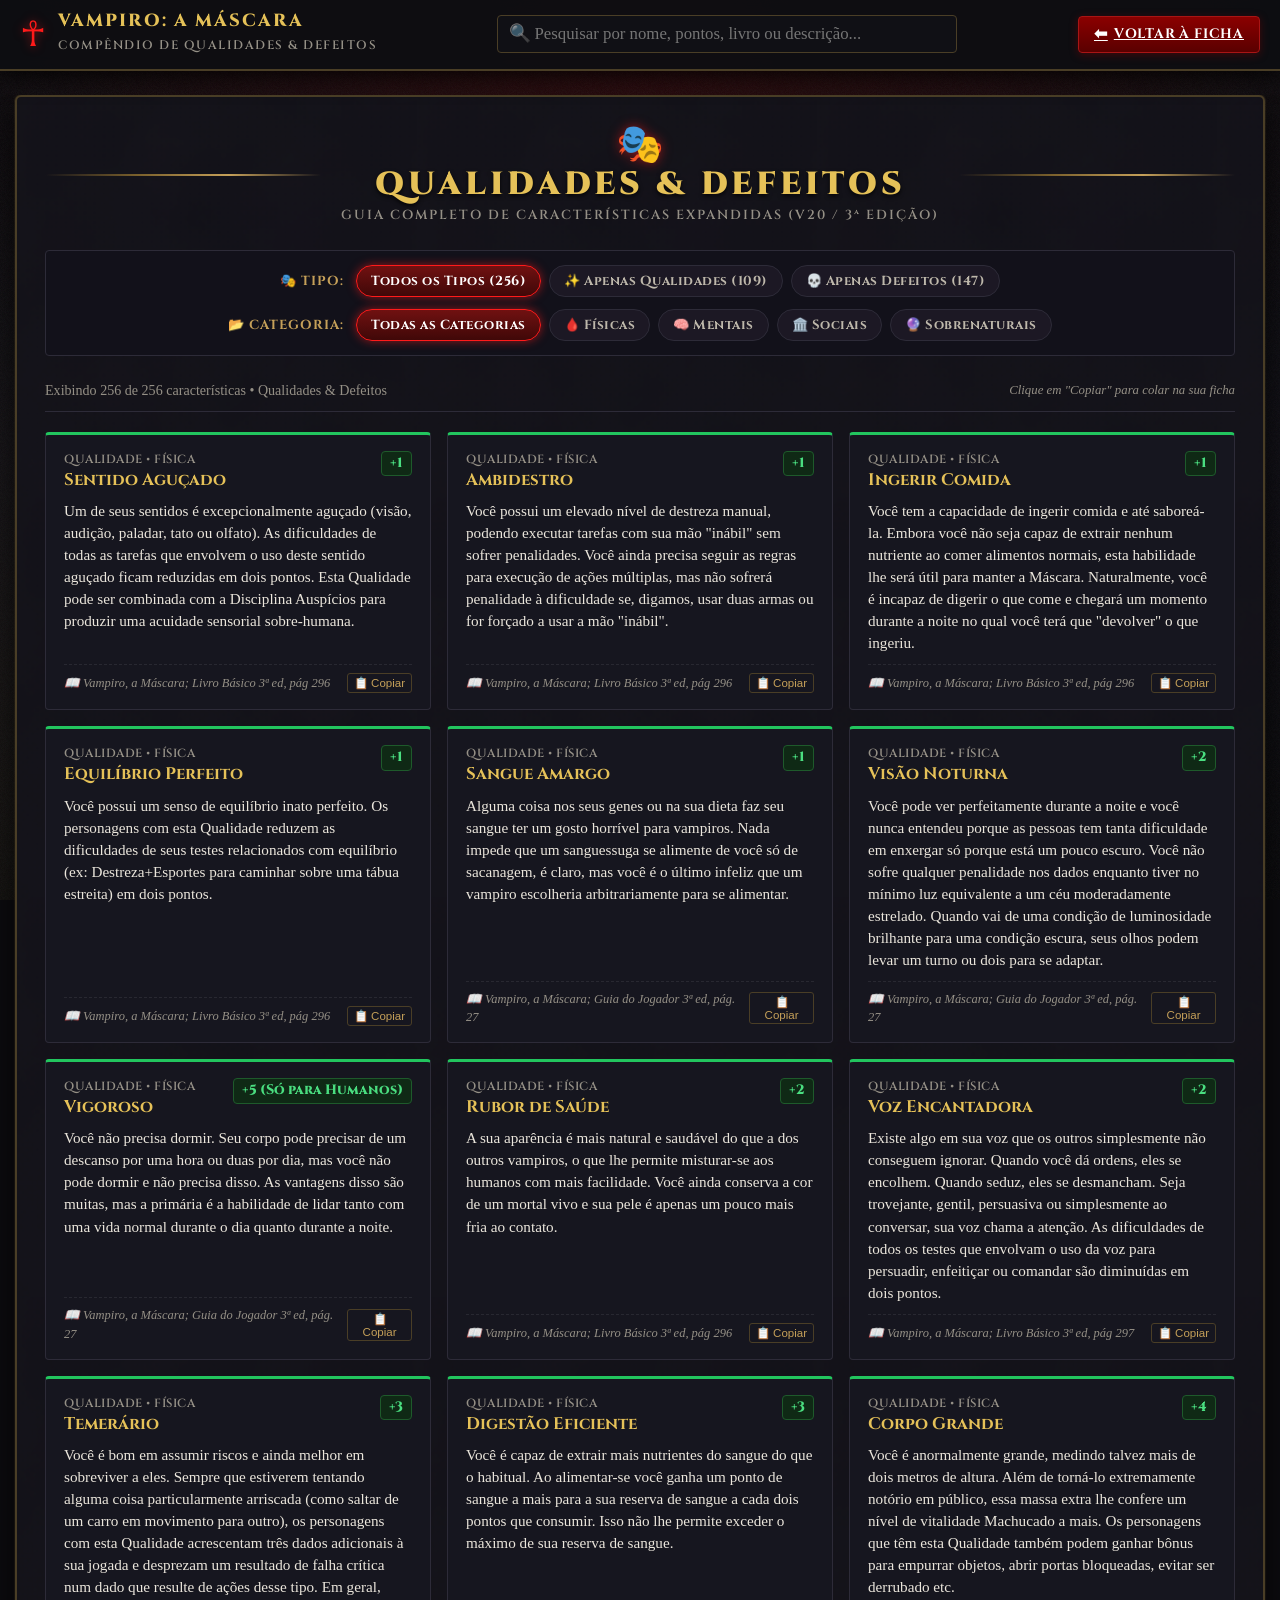
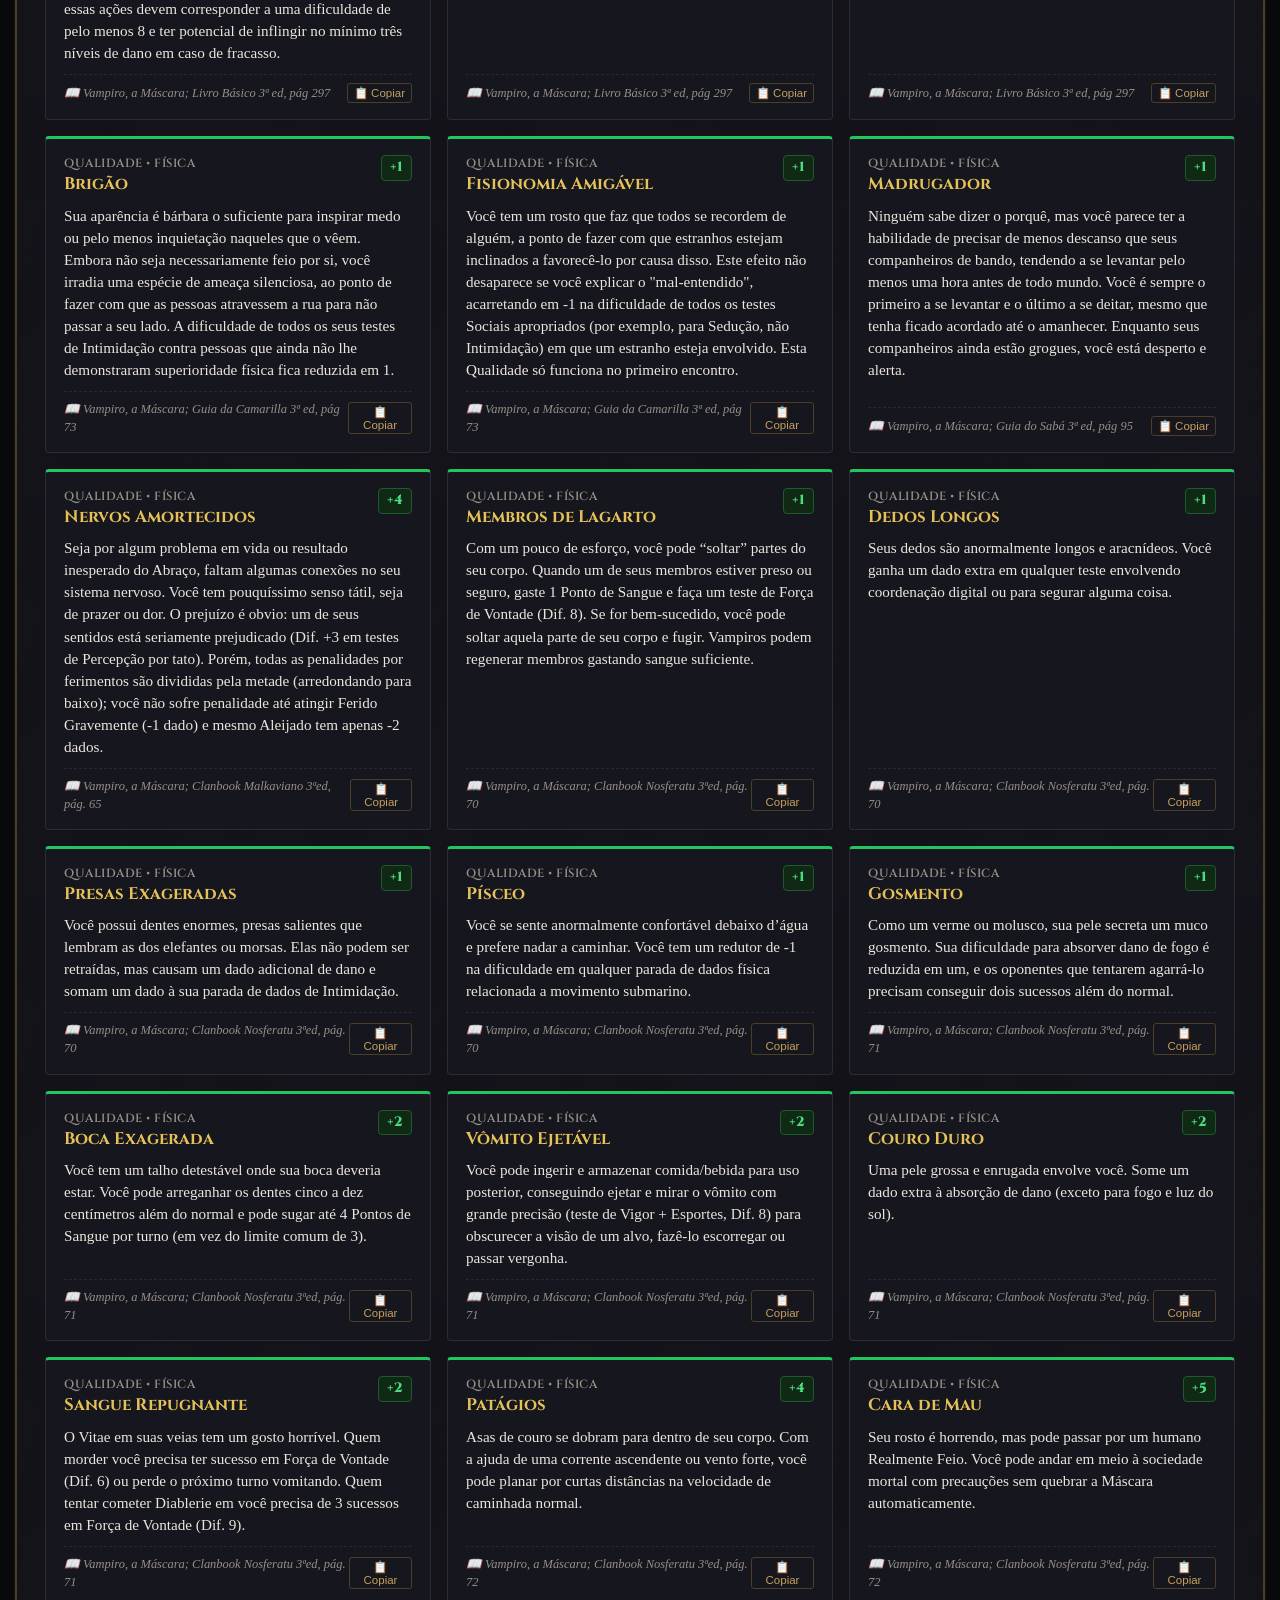
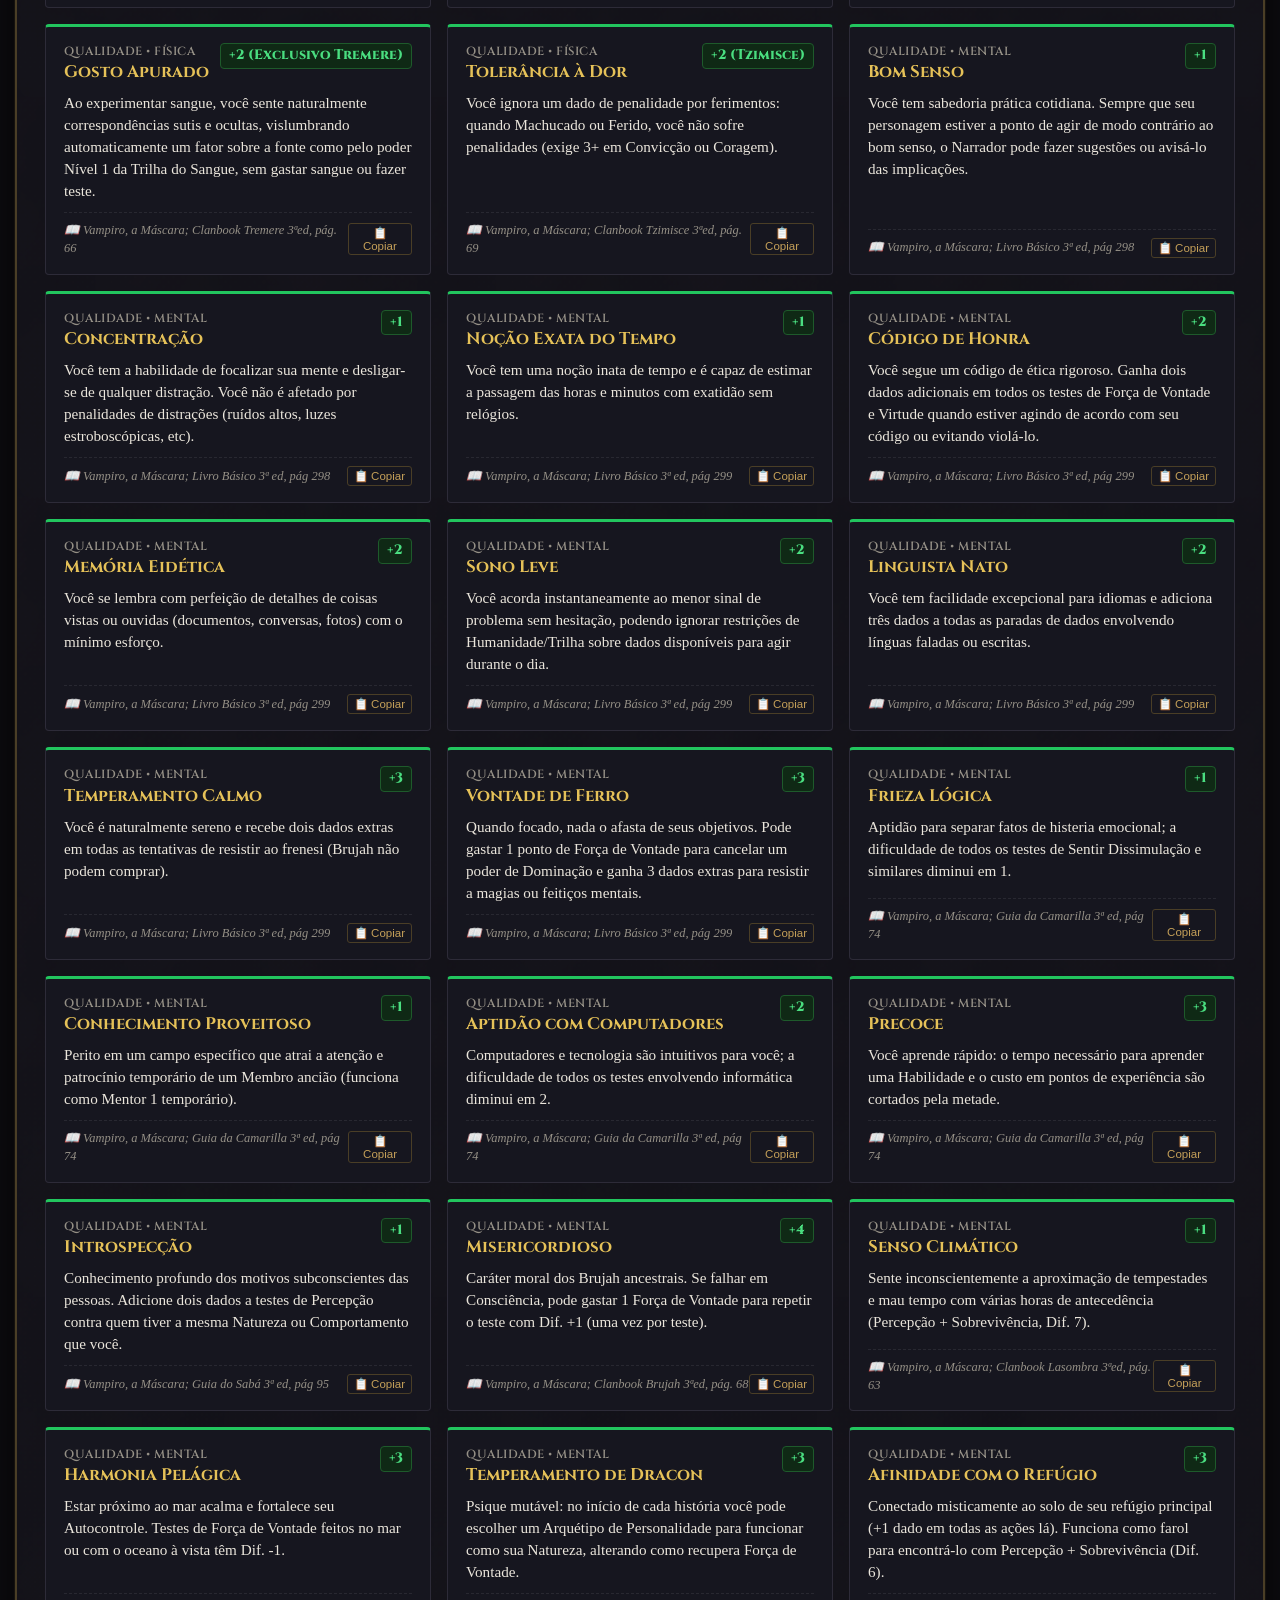
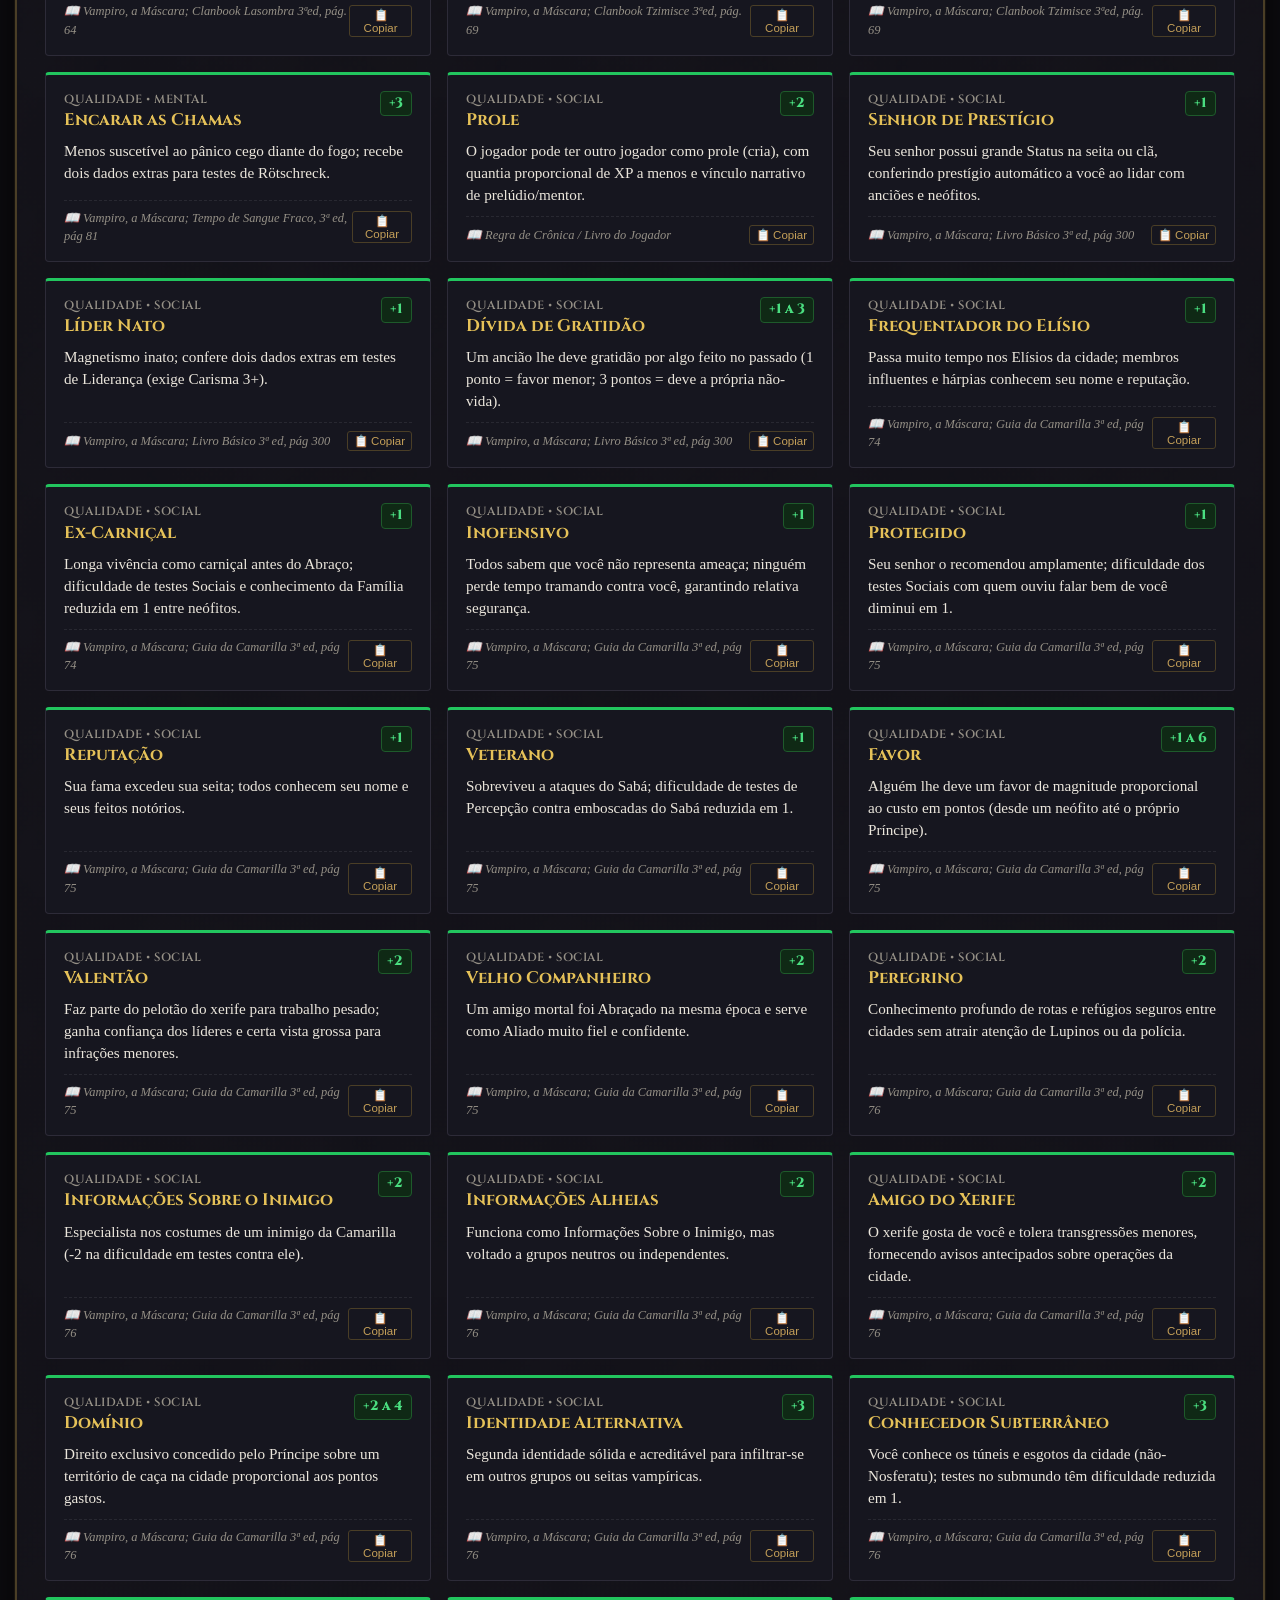
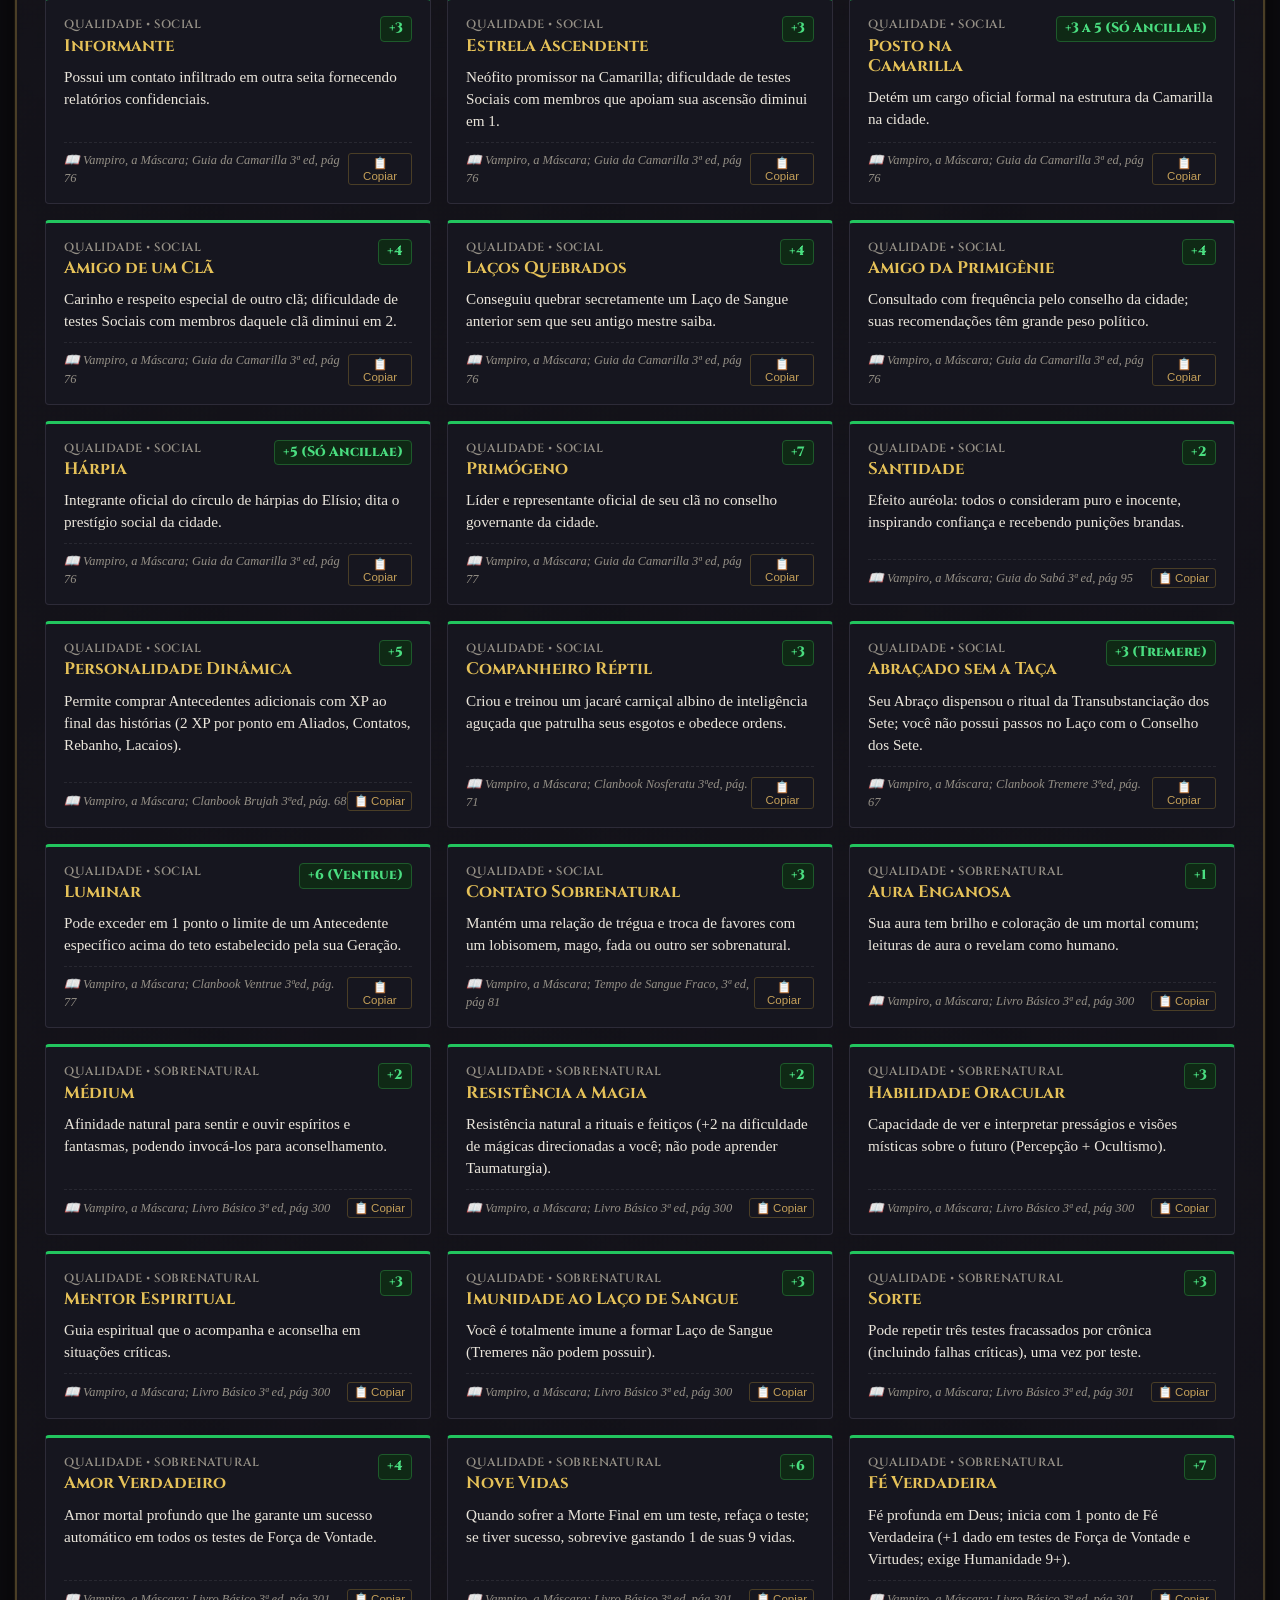
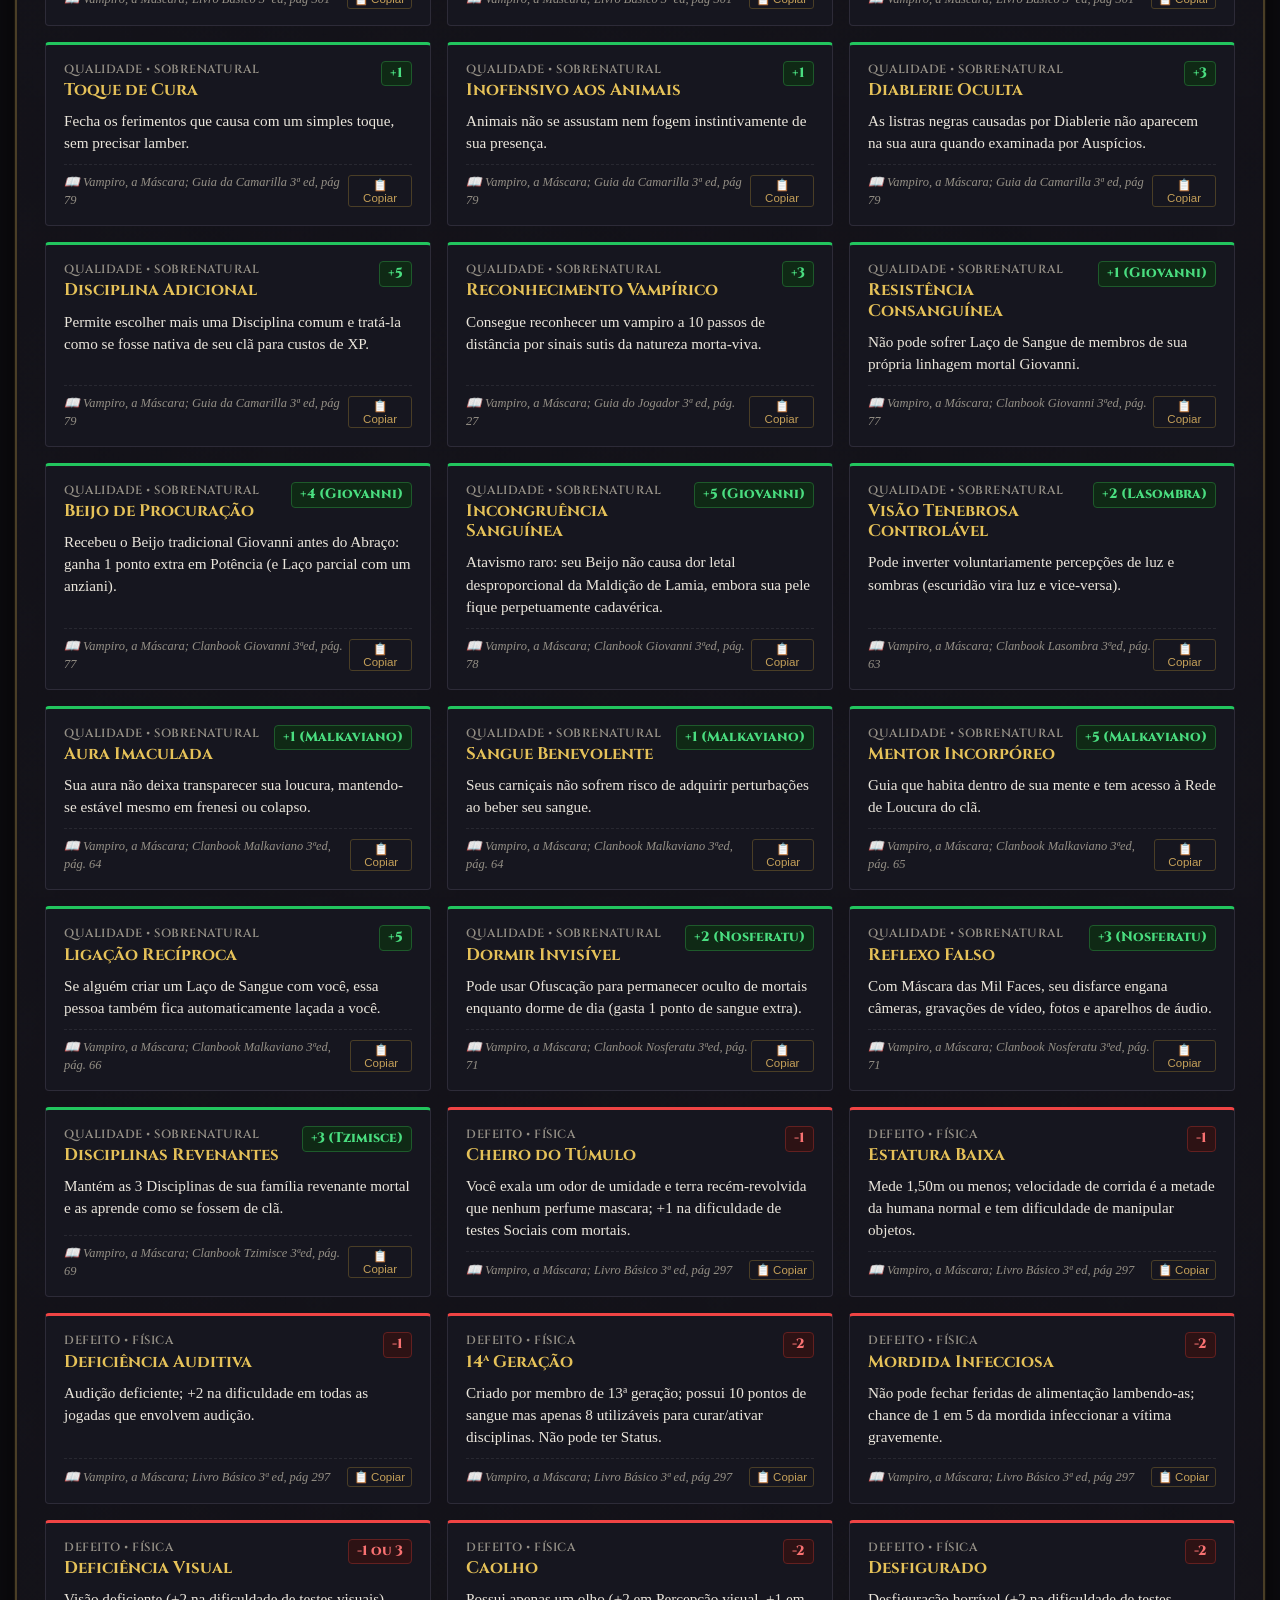
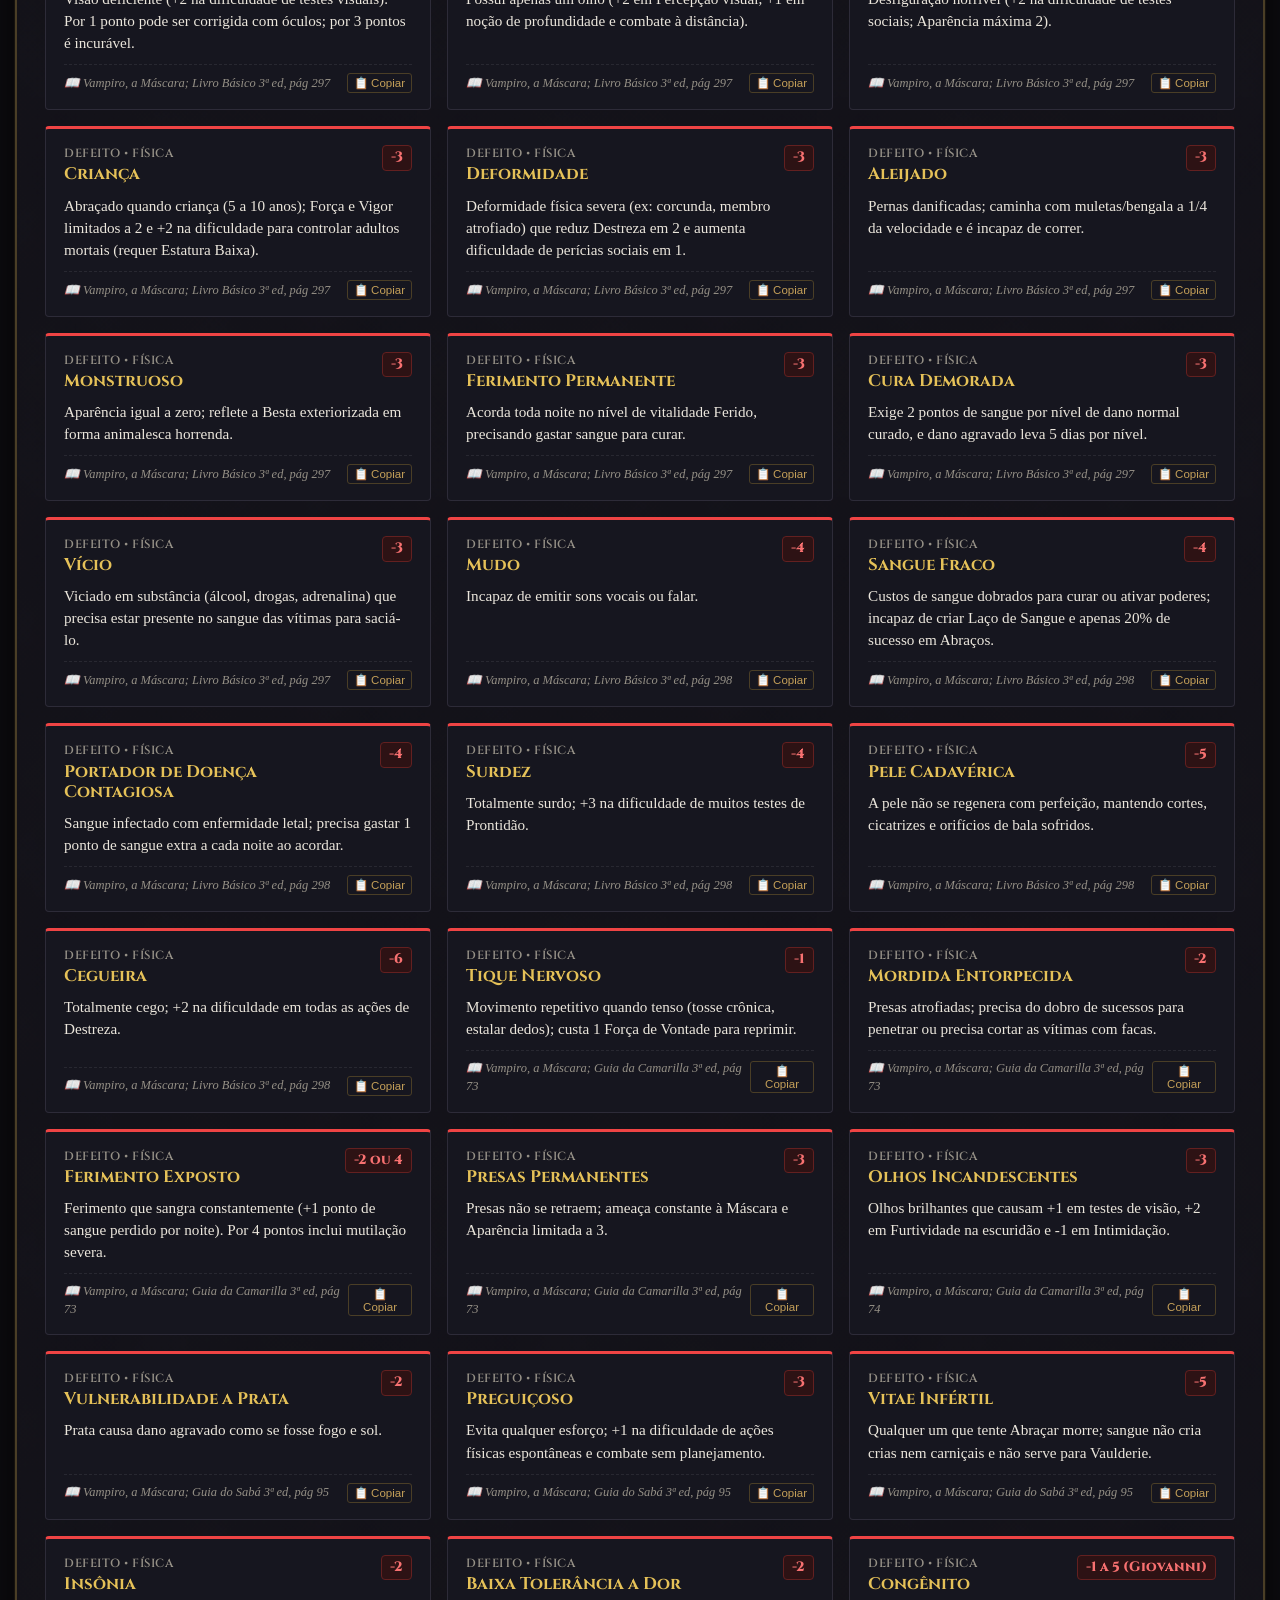
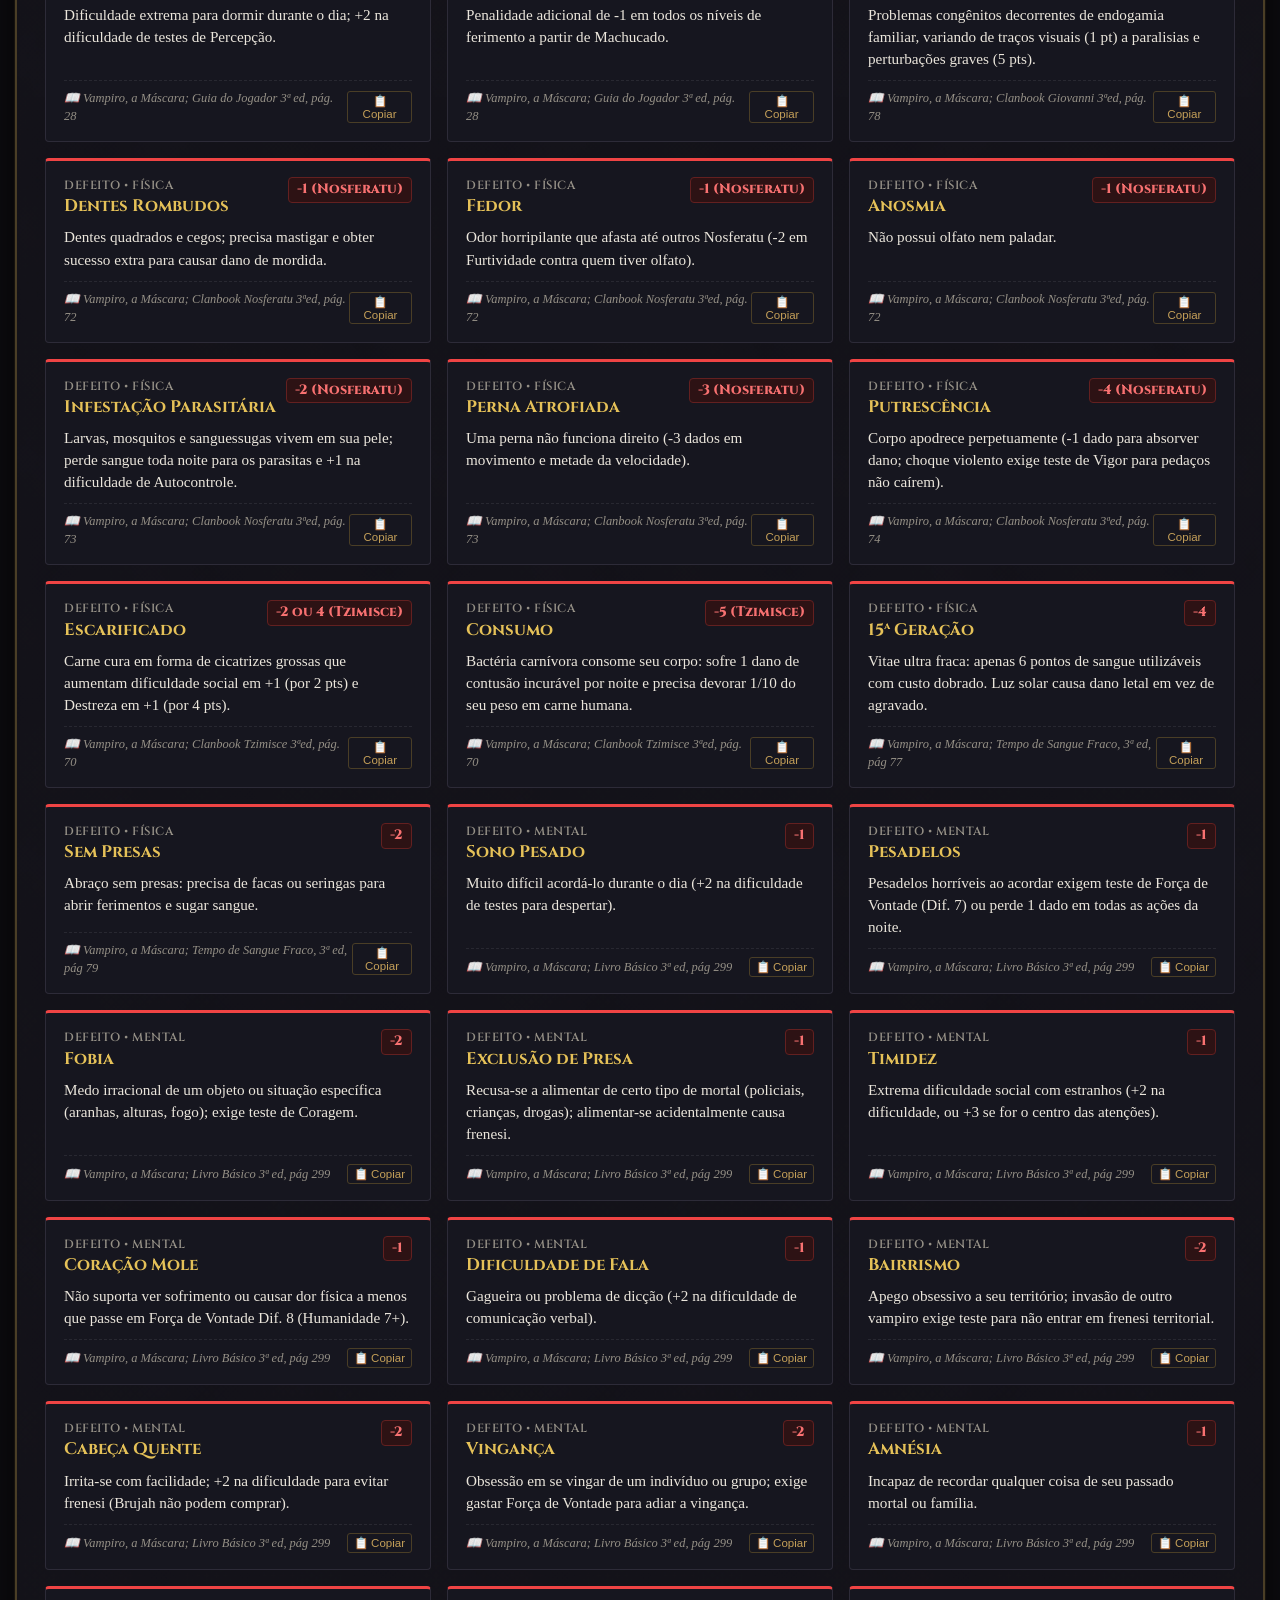
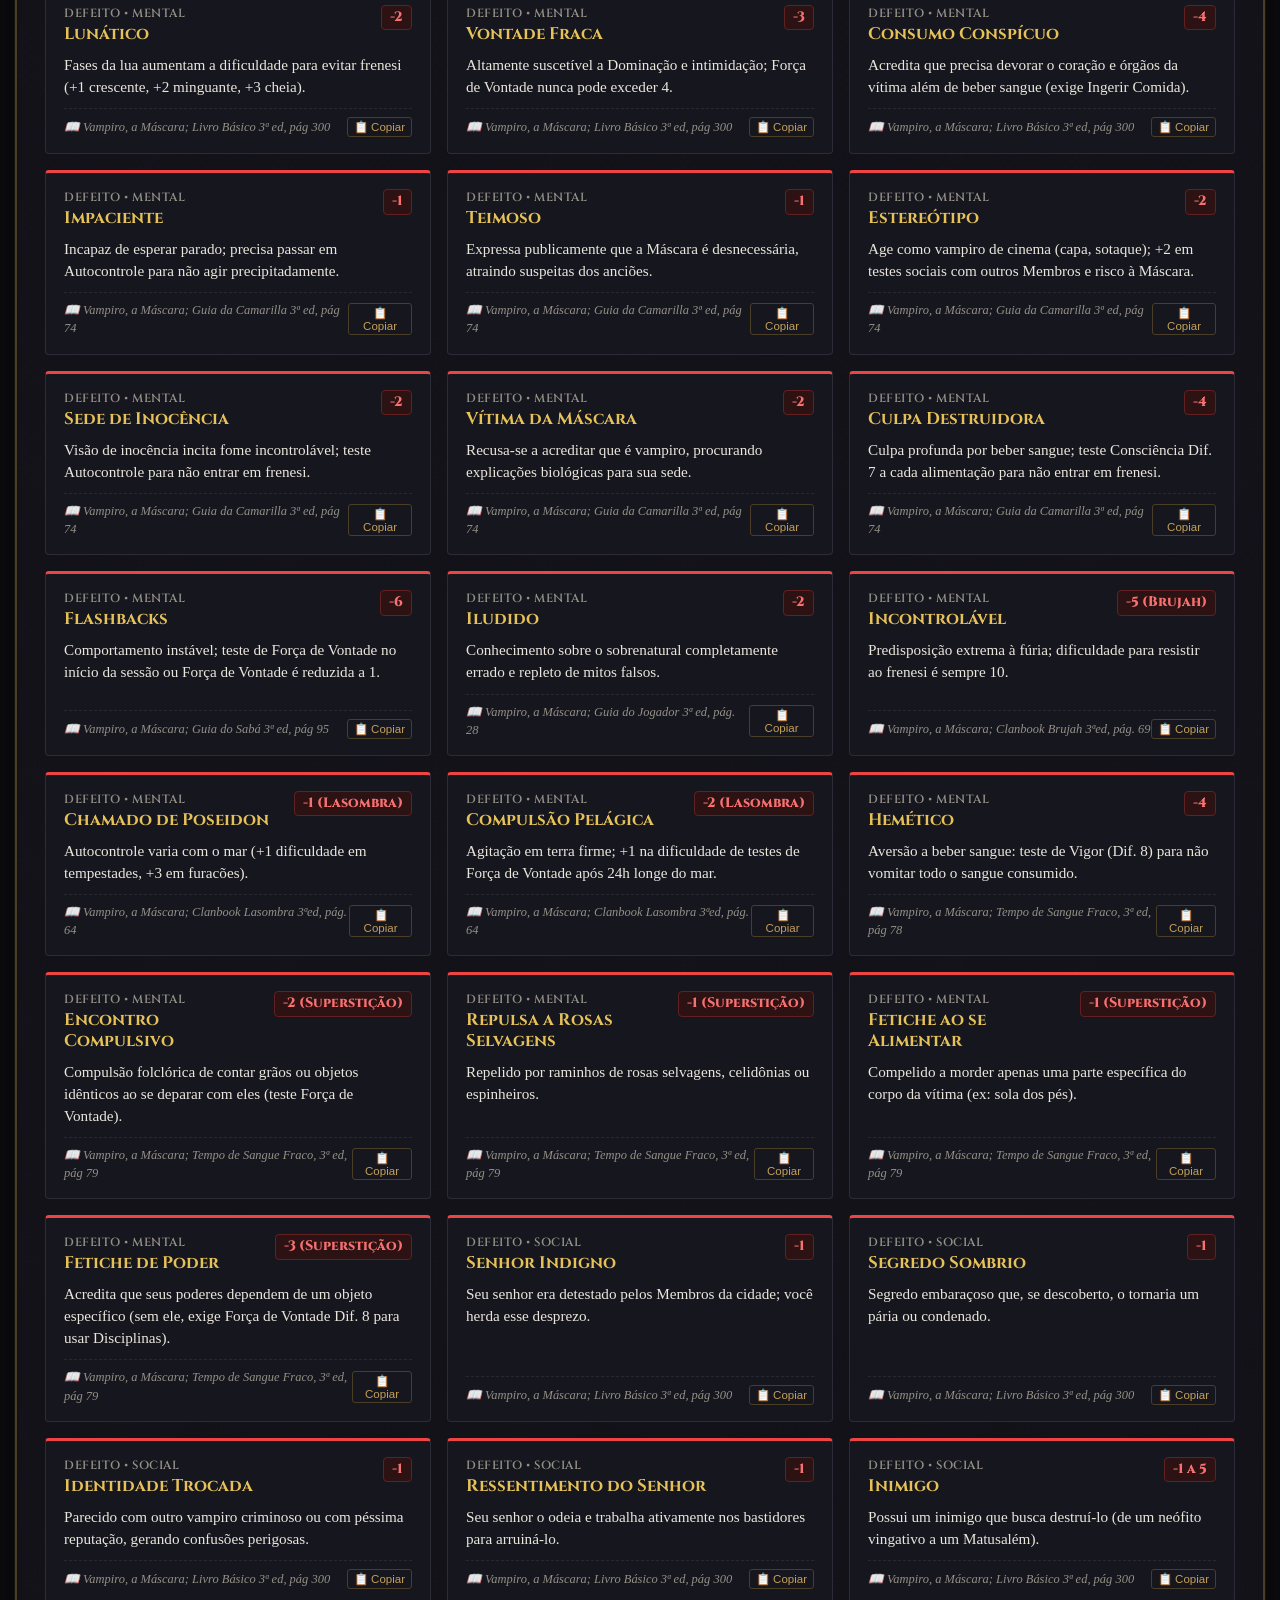
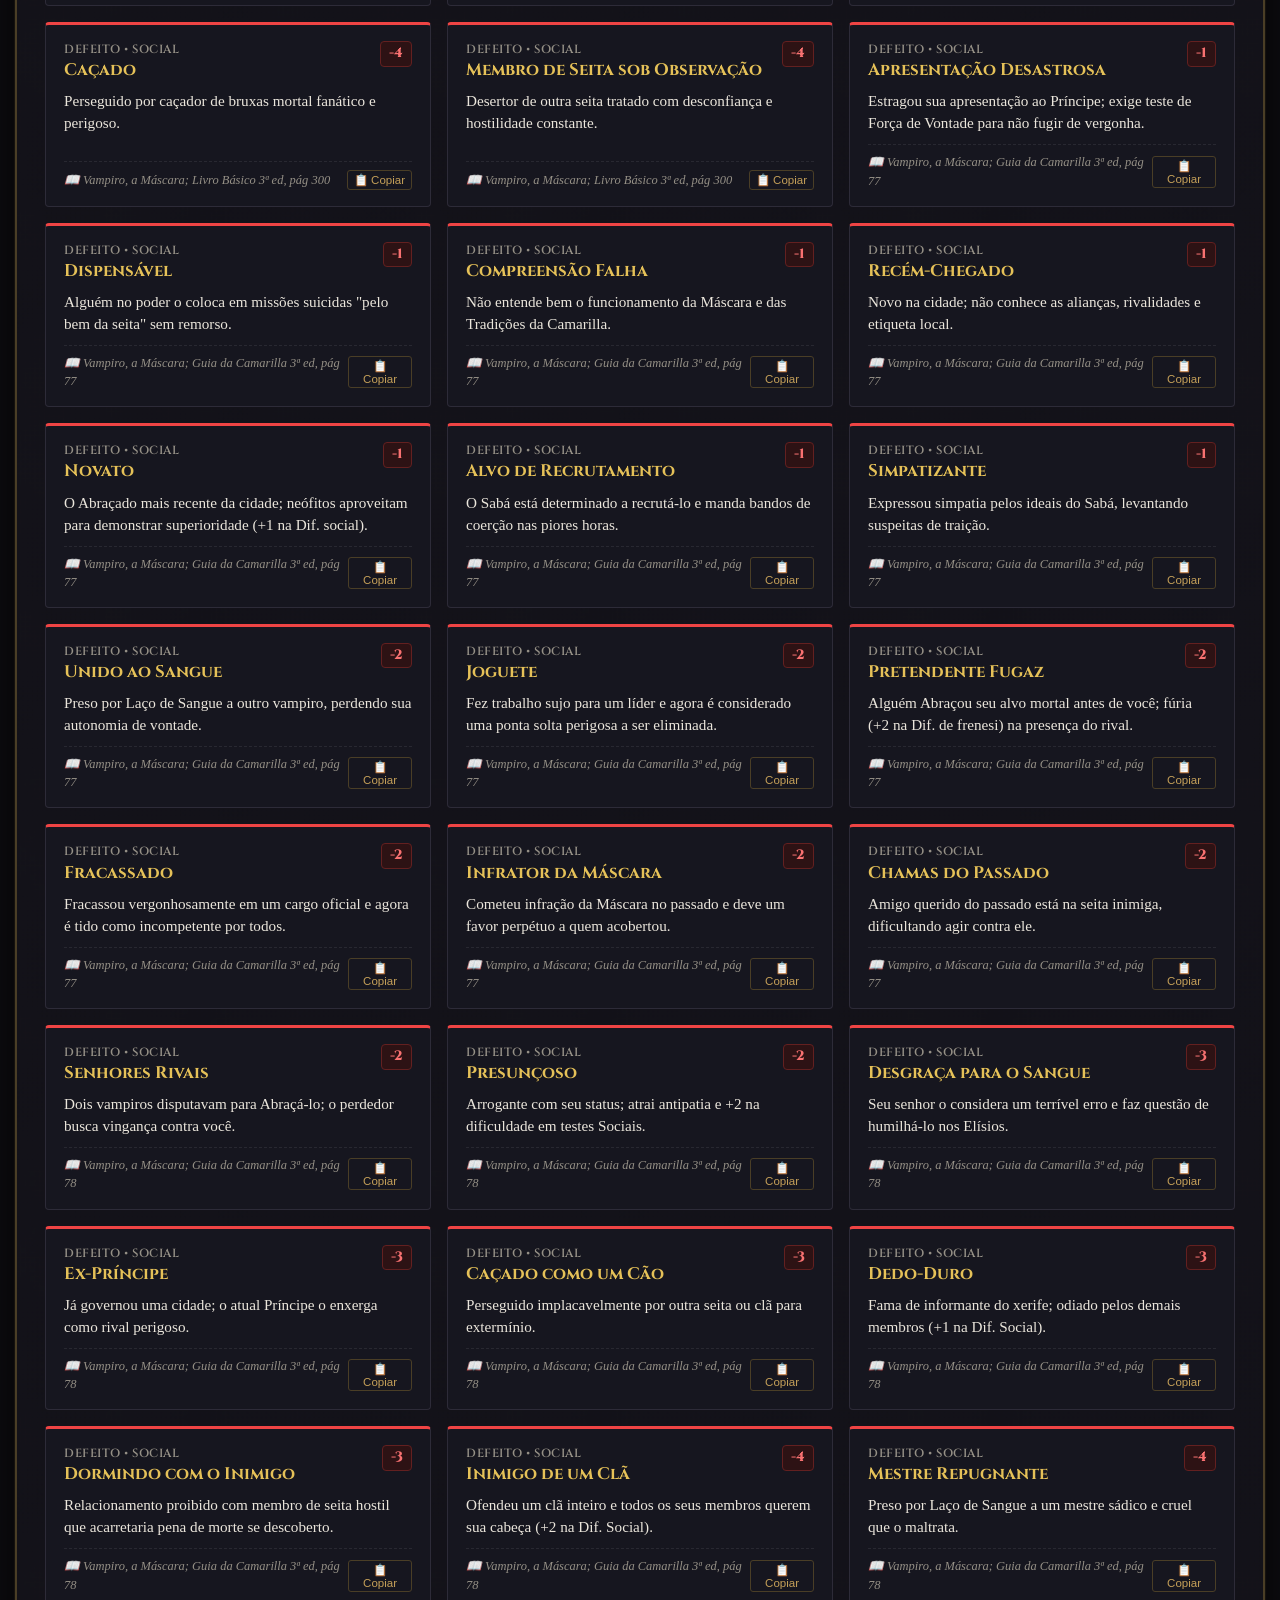
<file: compendios/qualidades-defeitos.html>
<!DOCTYPE html>
<html lang="pt-BR">
<head>
  <meta charset="UTF-8">
  <meta name="viewport" content="width=device-width, initial-scale=1.0">
  <title>Qualidades & Defeitos • Vampiro: A Máscara (V20)</title>
  <link rel="preconnect" href="https://fonts.googleapis.com">
  <link rel="preconnect" href="https://fonts.gstatic.com" crossorigin>
  <link href="https://fonts.googleapis.com/css2?family=Cinzel:wght@500;700;800;900&family=Crimson+Text:ital,wght@0,400;0,600;0,700;1,400;1,600&display=swap" rel="stylesheet">
  <link rel="stylesheet" href="../css/styles.css">
  <style>
    .mf-page-header {
      text-align: center;
      margin-bottom: 24px;
    }
    .mf-nav-bar {
      position: sticky;
      top: 0;
      z-index: 100;
      background: rgba(14, 14, 18, 0.95);
      backdrop-filter: blur(8px);
      border-bottom: 2px solid var(--border-accent);
      box-shadow: 0 4px 20px rgba(0, 0, 0, 0.8);
      padding: 12px 20px;
      display: flex;
      flex-wrap: wrap;
      align-items: center;
      justify-content: space-between;
      gap: 12px;
    }
    .mf-brand {
      display: flex;
      align-items: center;
      gap: 12px;
      text-decoration: none;
    }
    .mf-search-box {
      flex: 1;
      max-width: 460px;
      position: relative;
    }
    .mf-search-input {
      width: 100%;
      background: var(--bg-input);
      border: 1.5px solid var(--border-accent);
      border-radius: var(--radius-sm);
      color: var(--text-primary);
      font-family: var(--font-body);
      font-size: 1.05rem;
      padding: 8px 14px 8px 36px;
      outline: none;
      transition: all 0.2s ease;
      box-sizing: border-box;
    }
    .mf-search-input:focus {
      border-color: var(--gold-bright);
      box-shadow: 0 0 12px var(--gold-glow);
    }
    .mf-search-icon {
      position: absolute;
      left: 12px;
      top: 50%;
      transform: translateY(-50%);
      font-size: 1.1rem;
      pointer-events: none;
      opacity: 0.6;
    }
    .mf-filter-section {
      display: flex;
      flex-direction: column;
      gap: 12px;
      align-items: center;
      margin: 18px 0 24px 0;
      background: #12111a;
      border: 1px solid var(--border-subtle);
      border-radius: var(--radius-sm);
      padding: 14px 18px;
    }
    .mf-filter-group {
      display: flex;
      flex-wrap: wrap;
      align-items: center;
      justify-content: center;
      gap: 8px;
      width: 100%;
    }
    .mf-filter-label {
      font-family: var(--font-header);
      font-size: 0.82rem;
      font-weight: 700;
      color: var(--gold-base);
      text-transform: uppercase;
      letter-spacing: 1px;
      margin-right: 4px;
      white-space: nowrap;
    }
    .mf-pill {
      background: #1c1824;
      color: var(--text-secondary);
      border: 1px solid var(--border-subtle);
      border-radius: 20px;
      padding: 6px 14px;
      font-family: var(--font-header);
      font-size: 0.82rem;
      font-weight: 700;
      letter-spacing: 0.5px;
      cursor: pointer;
      transition: all 0.2s ease;
      user-select: none;
    }
    .mf-pill:hover {
      color: var(--gold-bright);
      border-color: var(--gold-base);
      background: #272333;
    }
    .mf-pill.active {
      background: linear-gradient(180deg, #701111 0%, #400808 100%);
      color: #ffffff;
      border-color: var(--crimson-bright);
      box-shadow: 0 0 10px var(--crimson-glow);
    }
    .mf-pill-green.active {
      background: linear-gradient(180deg, #165b27 0%, #0d3817 100%);
      border-color: #22c55e;
      box-shadow: 0 0 10px rgba(34, 197, 94, 0.4);
    }
    .mf-pill-red.active {
      background: linear-gradient(180deg, #7a1515 0%, #4a0c0c 100%);
      border-color: #ef4444;
      box-shadow: 0 0 10px rgba(239, 68, 68, 0.4);
    }
    .mf-stats-bar {
      display: flex;
      justify-content: space-between;
      align-items: center;
      font-size: 0.88rem;
      color: var(--text-muted);
      border-bottom: 1px solid var(--border-subtle);
      padding-bottom: 10px;
      margin-bottom: 20px;
    }
    .mf-grid {
      display: grid;
      grid-template-columns: repeat(auto-fill, minmax(360px, 1fr));
      gap: 16px;
      margin-bottom: 40px;
    }
    .mf-card {
      background: var(--bg-card-alt);
      border: 1px solid var(--border-subtle);
      border-radius: var(--radius-sm);
      padding: 16px 18px;
      display: flex;
      flex-direction: column;
      gap: 10px;
      transition: all 0.2s ease;
      position: relative;
    }
    .mf-card:hover {
      border-color: var(--gold-base);
      box-shadow: 0 6px 18px rgba(0, 0, 0, 0.5), 0 0 8px rgba(197, 160, 89, 0.2);
      transform: translateY(-2px);
    }
    .mf-card.type-qualidade {
      border-top: 3px solid #22c55e;
    }
    .mf-card.type-defeito {
      border-top: 3px solid #ef4444;
    }
    .mf-card-top {
      display: flex;
      justify-content: space-between;
      align-items: flex-start;
      gap: 10px;
    }
    .mf-card-title-group {
      display: flex;
      flex-direction: column;
      gap: 2px;
    }
    .mf-card-title {
      font-family: var(--font-header);
      font-size: 1.05rem;
      font-weight: 700;
      color: var(--gold-bright);
      line-height: 1.2;
    }
    .mf-card-category-tag {
      font-size: 0.74rem;
      font-family: var(--font-header);
      font-weight: 600;
      letter-spacing: 0.5px;
      color: var(--text-muted);
      text-transform: uppercase;
    }
    .mf-card-points {
      padding: 2px 8px;
      border-radius: 4px;
      font-family: var(--font-header);
      font-size: 0.85rem;
      font-weight: 800;
      white-space: nowrap;
      flex-shrink: 0;
    }
    .mf-card.type-qualidade .mf-card-points {
      background: #0f2915;
      color: #4ade80;
      border: 1px solid #1e5a2b;
    }
    .mf-card.type-defeito .mf-card-points {
      background: #2d1214;
      color: #f87171;
      border: 1px solid #632020;
    }
    .mf-card-desc {
      font-size: 0.95rem;
      color: var(--text-primary);
      line-height: 1.45;
      flex: 1;
    }
    .mf-card-source {
      font-size: 0.78rem;
      color: var(--text-muted);
      font-style: italic;
      border-top: 1px dashed rgba(255, 255, 255, 0.08);
      padding-top: 8px;
      display: flex;
      justify-content: space-between;
      align-items: center;
    }
    .btn-copy-mf {
      background: transparent;
      color: var(--gold-base);
      border: 1px solid var(--border-accent);
      border-radius: 3px;
      padding: 2px 6px;
      font-size: 0.72rem;
      cursor: pointer;
      transition: all 0.2s;
    }
    .btn-copy-mf:hover {
      background: var(--gold-base);
      color: #000;
    }
    .mf-no-results {
      text-align: center;
      padding: 40px;
      color: var(--text-muted);
      font-size: 1.1rem;
      grid-column: 1 / -1;
    }
    @media (max-width: 600px) {
      .mf-grid { grid-template-columns: 1fr; }
      .mf-nav-bar { flex-direction: column; align-items: stretch; }
      .mf-search-box { max-width: 100%; }
      .mf-filter-group { justify-content: flex-start; }
    }
  </style>
</head>
<body>

  <!-- BARRA DE NAVEGAÇÃO -->
  <nav class="mf-nav-bar">
    <a href="../index.html" class="mf-brand" title="Voltar à Ficha de Personagem">
      <span class="ankh-symbol">☥</span>
      <div class="brand-text">
        <h1 style="font-size: 1.1rem; margin: 0;">VAMPIRO: A MÁSCARA</h1>
        <span class="edition-badge">Compêndio de Qualidades & Defeitos</span>
      </div>
    </a>

    <div class="mf-search-box">
      <span class="mf-search-icon">🔍</span>
      <input type="text" id="mf-search-input" class="mf-search-input" placeholder="Pesquisar por nome, pontos, livro ou descrição..." aria-label="Pesquisar qualidades e defeitos">
    </div>

    <div>
      <a href="../index.html" class="btn btn-primary" title="Voltar para a ficha">
        <span class="btn-icon">⬅</span> Voltar à Ficha
      </a>
    </div>
  </nav>

  <div class="sheet-viewport" style="margin-top: 24px;">
    <div class="sheet-card" style="padding: 28px;">

      <div class="gothic-header-ornament">
        <div class="ornament-line"></div>
        <div class="ornament-center">
          <span class="gothic-ankh">🎭</span>
          <h2>QUALIDADES & DEFEITOS</h2>
          <span class="sheet-subtitle">GUIA COMPLETO DE CARACTERÍSTICAS EXPANDIDAS (V20 / 3ª EDIÇÃO)</span>
        </div>
        <div class="ornament-line"></div>
      </div>

      <!-- SEÇÃO DE FILTROS DUPLOS (TIPO + CATEGORIA COMBINÁVEIS) -->
      <div class="mf-filter-section">
        <!-- LINHA 1: TIPO (QUALIDADE OU DEFEITO) -->
        <div class="mf-filter-group" id="filter-type-group">
          <span class="mf-filter-label">🎭 Tipo:</span>
          <button type="button" class="mf-pill active" data-type="all">Todos os Tipos (<span id="count-all">0</span>)</button>
          <button type="button" class="mf-pill mf-pill-green" data-type="qualidade">✨ Apenas Qualidades (<span id="count-qualidades">0</span>)</button>
          <button type="button" class="mf-pill mf-pill-red" data-type="defeito">💀 Apenas Defeitos (<span id="count-defeitos">0</span>)</button>
        </div>

        <!-- LINHA 2: CATEGORIA (FÍSICA, MENTAL, SOCIAL, SOBRENATURAL) -->
        <div class="mf-filter-group" id="filter-category-group">
          <span class="mf-filter-label">📂 Categoria:</span>
          <button type="button" class="mf-pill active" data-category="all">Todas as Categorias</button>
          <button type="button" class="mf-pill" data-category="fisica">🩸 Físicas</button>
          <button type="button" class="mf-pill" data-category="mental">🧠 Mentais</button>
          <button type="button" class="mf-pill" data-category="social">🏛️ Sociais</button>
          <button type="button" class="mf-pill" data-category="sobrenatural">🔮 Sobrenaturais</button>
        </div>
      </div>

      <div class="mf-stats-bar">
        <span id="results-count-display">Exibindo todas as características</span>
        <span style="font-size: 0.8rem; font-style: italic;">Clique em "Copiar" para colar na sua ficha</span>
      </div>

      <!-- GRID DE CARDS -->
      <div class="mf-grid" id="mf-cards-grid">
        <!-- Itens inseridos dinamicamente pelo JavaScript -->
      </div>

    </div>
  </div>

  <script src="../data/qualidades-defeitos-data.js"></script>
  <script>
    // Inicialização e renderização dinâmica com filtros combináveis
    const grid = document.getElementById('mf-cards-grid');
    const searchInput = document.getElementById('mf-search-input');
    const typePills = document.querySelectorAll('#filter-type-group .mf-pill');
    const categoryPills = document.querySelectorAll('#filter-category-group .mf-pill');
    const resultsCountDisplay = document.getElementById('results-count-display');

    let currentType = 'all';         // 'all', 'qualidade', 'defeito'
    let currentCategory = 'all';     // 'all', 'fisica', 'mental', 'social', 'sobrenatural'
    let searchQuery = '';

    // Contadores
    document.getElementById('count-all').textContent = MERITS_FLAWS_DATA.length;
    document.getElementById('count-qualidades').textContent = MERITS_FLAWS_DATA.filter(i => i.type === 'qualidade').length;
    document.getElementById('count-defeitos').textContent = MERITS_FLAWS_DATA.filter(i => i.type === 'defeito').length;

    function renderCards() {
      grid.innerHTML = '';
      const q = searchQuery.toLowerCase().trim();

      const filtered = MERITS_FLAWS_DATA.filter(item => {
        // 1. Filtro por Tipo (Qualidade / Defeito)
        if (currentType !== 'all' && item.type !== currentType) return false;

        // 2. Filtro por Categoria (Física, Mental, Social, Sobrenatural)
        if (currentCategory !== 'all' && item.category !== currentCategory) return false;

        // 3. Filtro por Busca em Texto
        if (q) {
          const matchText = `${item.name} ${item.points} ${item.category} ${item.type} ${item.desc} ${item.source}`.toLowerCase();
          if (!matchText.includes(q)) return false;
        }

        return true;
      });

      // Formatação do texto do status de resultados
      let typeLabel = currentType === 'qualidade' ? 'Qualidades' : (currentType === 'defeito' ? 'Defeitos' : 'Qualidades & Defeitos');
      let catLabel = currentCategory === 'all' ? '' : ` (${currentCategory.charAt(0).toUpperCase() + currentCategory.slice(1)}s)`;
      resultsCountDisplay.textContent = `Exibindo ${filtered.length} de ${MERITS_FLAWS_DATA.length} características • ${typeLabel}${catLabel}`;

      if (filtered.length === 0) {
        grid.innerHTML = `<div class="mf-no-results">Nenhum resultado encontrado para os filtros selecionados (${typeLabel}${catLabel}${q ? ' com busca "' + searchQuery + '"' : ''}).</div>`;
        return;
      }

      filtered.forEach(item => {
        const card = document.createElement('div');
        card.className = `mf-card type-${item.type}`;

        const categoryName = {
          fisica: 'Física',
          mental: 'Mental',
          social: 'Social',
          sobrenatural: 'Sobrenatural'
        }[item.category] || item.category;

        const itemType = item.type === 'qualidade' ? 'Qualidade' : 'Defeito';
        const pointsBadge = item.type === 'qualidade' ? `+${item.points}` : `-${item.points}`;

        card.innerHTML = `
          <div class="mf-card-top">
            <div class="mf-card-title-group">
              <span class="mf-card-category-tag">${itemType} • ${categoryName}</span>
              <h3 class="mf-card-title">${item.name}</h3>
            </div>
            <span class="mf-card-points">${pointsBadge}</span>
          </div>
          <p class="mf-card-desc">${item.desc}</p>
          <div class="mf-card-source">
            <span>📖 ${item.source}</span>
            <button type="button" class="btn-copy-mf" title="Copiar para a área de transferência">📋 Copiar</button>
          </div>
        `;

        const copyBtn = card.querySelector('.btn-copy-mf');
        copyBtn.addEventListener('click', () => {
          const textToCopy = `${item.name} (${pointsBadge} pts): ${item.desc} [${item.source}]`;
          navigator.clipboard.writeText(textToCopy).then(() => {
            copyBtn.textContent = '✓ Copiado!';
            copyBtn.style.color = '#55ff55';
            setTimeout(() => {
              copyBtn.textContent = '📋 Copiar';
              copyBtn.style.color = '';
            }, 2000);
          });
        });

        grid.appendChild(card);
      });
    }

    searchInput.addEventListener('input', (e) => {
      searchQuery = e.target.value;
      renderCards();
    });

    // Eventos do Grupo de Tipos (Qualidades / Defeitos)
    typePills.forEach(pill => {
      pill.addEventListener('click', () => {
        typePills.forEach(p => p.classList.remove('active'));
        pill.classList.add('active');
        currentType = pill.getAttribute('data-type');
        renderCards();
      });
    });

    // Eventos do Grupo de Categorias (Física, Mental, Social, Sobrenatural)
    categoryPills.forEach(pill => {
      pill.addEventListener('click', () => {
        categoryPills.forEach(p => p.classList.remove('active'));
        pill.classList.add('active');
        currentCategory = pill.getAttribute('data-category');
        renderCards();
      });
    });

    // Render inicial
    renderCards();
  </script>
</body>
</html>
</file>
<file: styles.css>
/* ==========================================================================
   FICHA DE PERSONAGEM - VAMPIRO: A MÁSCARA (V20)
   Layout Padrão Oficial 3 Colunas + Ruído de Fundo Micro-Fino + Imã + Redimensionamento
   ========================================================================== */

:root {
  --bg-app: #0c0c0f;
  --bg-sheet: #14141a;
  --bg-card: #1a1a23;
  --bg-card-alt: #16161f;
  --bg-input: #101015;
  --bg-input-focus: #181822;

  --crimson-dark: #500808;
  --crimson-base: #8b0000;
  --crimson-bright: #ff1a1a;
  --crimson-glow: rgba(255, 26, 26, 0.55);
  --crimson-cable: #ff2b2b;
  
  --gold-dark: #7a602c;
  --gold-base: #c5a059;
  --gold-bright: #e5c158;
  --gold-glow: rgba(197, 160, 89, 0.35);

  --text-primary: #ebe6dc;
  --text-secondary: #beb8ab;
  --text-muted: #959086;

  --border-subtle: #2d2b38;
  --border-accent: #4a3e26;
  --border-crimson: #631212;

  --font-header: 'Cinzel', 'Times New Roman', Georgia, serif;
  --font-body: 'Crimson Pro', Georgia, Garamond, serif;

  --shadow-sheet: 0 10px 35px rgba(0, 0, 0, 0.8), 0 0 1px 1px rgba(197, 160, 89, 0.15);
  --shadow-dock: 0 -5px 25px rgba(0, 0, 0, 0.85), 0 0 15px rgba(255, 26, 26, 0.3);
  --radius-sm: 4px;
  --radius-md: 6px;
}

*, *::before, *::after {
  box-sizing: border-box;
  margin: 0;
  padding: 0;
}

.hidden {
  display: none !important;
}

body {
  background-color: #0c0c0f;
  background-image: 
    radial-gradient(circle at 50% 0%, rgba(139, 0, 0, 0.15) 0%, transparent 60%),
    radial-gradient(circle at 10% 90%, rgba(197, 160, 89, 0.05) 0%, transparent 40%),
    linear-gradient(180deg, #09090c 0%, #0e0e13 100%);
  background-attachment: fixed;
  color: var(--text-primary);
  font-family: var(--font-body);
  font-size: 17.5px;
  line-height: 1.45;
  min-height: 100vh;
  -webkit-font-smoothing: antialiased;
  position: relative;
}

/* RUÍDO MICRO-FINO DE FUNDO (ULTRA-FINE GRAIN - VISIBILIDADE AUMENTADA) */
body::before {
  content: "";
  position: fixed;
  top: 0;
  left: 0;
  width: 100vw;
  height: 100vh;
  pointer-events: none;
  z-index: 1;
  opacity: var(--noise-opacity, 0.072);
  background-size: 120px 120px;
  background-repeat: repeat;
  background-image: url("data:image/svg+xml,%3Csvg viewBox='0 0 200 200' xmlns='http://www.w3.org/2000/svg'%3E%3Cfilter id='fineNoise'%3E%3CfeTurbulence type='fractalNoise' baseFrequency='2.4' numOctaves='4' stitchTiles='stitch'/%3E%3C/filter%3E%3Crect width='100%25' height='100%25' filter='url(%23fineNoise)'/%3E%3C/svg%3E");
}

/* OVERLAY SVG */
.blood-web-overlay {
  position: fixed;
  top: 0;
  left: 0;
  width: 100vw;
  height: 100vh;
  pointer-events: none;
  z-index: 90;
  overflow: visible;
}

.blood-cable-path-glow {
  fill: none;
  stroke: var(--crimson-bright);
  stroke-width: 5px;
  stroke-linecap: round;
  filter: drop-shadow(0 0 8px var(--crimson-glow)) drop-shadow(0 0 15px var(--crimson-glow));
  opacity: 0.85;
}

.blood-cable-path-main {
  fill: none;
  stroke: var(--crimson-cable);
  stroke-width: 3.5px;
  stroke-linecap: round;
}

.blood-cable-path-core {
  fill: none;
  stroke: #ffffff;
  stroke-width: 1.2px;
  stroke-linecap: round;
  stroke-dasharray: 6 10;
  animation: cablePulseFlow 1.2s linear infinite;
}

.cable-node-aura {
  fill: rgba(255, 30, 30, 0.22);
  stroke: var(--crimson-bright);
  stroke-width: 1.5px;
  filter: drop-shadow(0 0 6px var(--crimson-glow)) drop-shadow(0 0 12px var(--crimson-glow));
  animation: nodeAuraPulse 1.5s infinite ease-in-out;
  pointer-events: none;
  transform-box: fill-box;
  transform-origin: center;
}

@keyframes nodeAuraPulse {
  0% { transform: scale(0.95); opacity: 0.7; }
  50% { transform: scale(1.35); opacity: 1; filter: drop-shadow(0 0 10px var(--crimson-glow)) drop-shadow(0 0 18px var(--crimson-glow)); }
  100% { transform: scale(0.95); opacity: 0.7; }
}

.cable-connector-joint {
  fill: var(--crimson-bright);
  stroke: #ffffff;
  stroke-width: 1.5px;
  filter: drop-shadow(0 0 6px var(--crimson-glow));
  pointer-events: none;
}

@keyframes cablePulseFlow {
  0% { stroke-dashoffset: 32; }
  100% { stroke-dashoffset: 0; }
}

/* BRILHO DO CARD QUANDO O NÓ CONECTADO ESTIVER OCULTO/MINIMIZADO */
.draggable-card.card-cable-linked-active,
.status-card.card-cable-linked-active,
.trait-category.card-cable-linked-active {
  border-color: var(--crimson-bright) !important;
  box-shadow: 0 0 16px rgba(255, 30, 30, 0.7), 0 0 30px rgba(139, 0, 0, 0.5), inset 0 0 10px rgba(255, 30, 30, 0.3) !important;
  animation: cardCableGlowPulse 1.8s ease-in-out infinite alternate !important;
}

.draggable-card.card-cable-linked-active.is-resizing,
.status-card.card-cable-linked-active.is-resizing,
.trait-category.card-cable-linked-active.is-resizing {
  border-color: var(--crimson-bright) !important;
  box-shadow: 0 15px 35px rgba(0, 0, 0, 0.95), 0 0 25px rgba(255, 30, 30, 0.9), inset 0 0 12px rgba(255, 50, 50, 0.5) !important;
  animation: cardCableGlowPulse 1.2s ease-in-out infinite alternate !important;
}

.draggable-card.card-cable-linked-active .card-resize-handle,
.draggable-card.card-cable-linked-active .card-resize-handle.is-resizing {
  color: var(--crimson-bright) !important;
  opacity: 1 !important;
  text-shadow: 0 0 10px var(--crimson-glow) !important;
  transform: scale(1.3) !important;
}

@keyframes cardCableGlowPulse {
  0% {
    box-shadow: 0 0 12px rgba(255, 30, 30, 0.6), 0 0 24px rgba(139, 0, 0, 0.4), inset 0 0 6px rgba(255, 30, 30, 0.2);
    border-color: var(--crimson-base);
  }
  100% {
    box-shadow: 0 0 22px rgba(255, 50, 50, 0.95), 0 0 45px rgba(255, 26, 26, 0.7), inset 0 0 14px rgba(255, 50, 50, 0.4);
    border-color: #ff5555;
  }
}

/* ABAS DE NAVEGAÇÃO */
.sheet-tabs-nav {
  max-width: 1360px;
  margin: 18px auto 0 auto;
  padding: 0 15px;
  display: flex;
  align-items: center;
  justify-content: center;
  gap: 12px;
  position: relative;
  z-index: 2;
}

.tab-nav-btn {
  background: #191822;
  color: var(--text-secondary);
  border: 1.5px solid var(--border-accent);
  padding: 9px 20px;
  border-radius: var(--radius-sm);
  font-family: var(--font-header);
  font-size: 0.92rem;
  font-weight: 700;
  letter-spacing: 1px;
  cursor: pointer;
  display: flex;
  align-items: center;
  gap: 8px;
  transition: all 0.2s ease;
}

.tab-nav-btn:hover {
  background: #252435;
  color: var(--gold-bright);
  border-color: var(--gold-base);
}

.tab-nav-btn.active {
  background: linear-gradient(180deg, #701111 0%, #400808 100%);
  color: #ffffff;
  border-color: var(--crimson-bright);
  box-shadow: 0 0 12px var(--crimson-glow);
}

.page-container.hidden-page {
  display: none !important;
}

/* TOOLBAR */
.app-toolbar {
  position: sticky;
  top: 0;
  z-index: 100;
  background: rgba(14, 14, 18, 0.95);
  backdrop-filter: blur(8px);
  border-bottom: 2px solid var(--border-accent);
  box-shadow: 0 4px 20px rgba(0, 0, 0, 0.8);
  padding: 12px 22px;
  width: 100%;
  box-sizing: border-box;
}
.toolbar-content {
  max-width: 1400px;
  margin: 0 auto;
  display: flex;
  flex-wrap: wrap;
  align-items: center;
  justify-content: center;
  gap: 15px 25px;
  width: 100%;
  box-sizing: border-box;
}
.toolbar-brand { display: flex; align-items: center; gap: 14px; }
.ankh-symbol { font-size: 2.2rem; color: var(--crimson-bright); text-shadow: 0 0 10px var(--crimson-glow); line-height: 1; }
.brand-text h1 { font-family: var(--font-header); font-size: 1.25rem; font-weight: 800; letter-spacing: 2px; color: var(--gold-bright); line-height: 1.1; text-transform: uppercase; }
.edition-badge { font-family: var(--font-header); font-size: 0.76rem; font-weight: 600; color: var(--text-muted); letter-spacing: 1.5px; text-transform: uppercase; }

.toolbar-center { width: 340px; max-width: 100%; }
.char-select-wrapper { display: flex; align-items: center; gap: 8px; background: var(--bg-input); border: 1.5px solid var(--border-accent); border-radius: var(--radius-sm); padding: 5px 12px; width: 100%; box-sizing: border-box; }
.char-select-wrapper label { font-family: var(--font-header); font-size: 0.88rem; color: var(--gold-base); white-space: nowrap; font-weight: 700; display: flex; align-items: center; gap: 4px; }
.char-dropdown { flex: 1; min-width: 0; background: transparent; border: none; color: var(--text-primary); font-family: var(--font-body); font-size: 1.05rem; font-weight: 600; outline: none; cursor: pointer; padding: 2px 0; }
.char-dropdown option { background: var(--bg-sheet); color: var(--text-primary); padding: 8px; }

.toolbar-actions { display: flex; flex-wrap: wrap; align-items: center; justify-content: center; gap: 12px; }
.btn-group { display: flex; align-items: center; gap: 6px; }
.main-char-actions { flex-shrink: 0; }
.btn { display: inline-flex; align-items: center; justify-content: center; gap: 6px; padding: 8px 15px; font-family: var(--font-header); font-size: 0.85rem; font-weight: 700; letter-spacing: 0.8px; text-transform: uppercase; border-radius: var(--radius-sm); cursor: pointer; transition: all 0.2s ease; outline: none; border: 1px solid transparent; white-space: nowrap; box-sizing: border-box; }
.btn-icon { font-size: 1rem; line-height: 1; }
.btn-text { white-space: nowrap; }
.btn-primary { background: linear-gradient(180deg, #8b0000 0%, #5a0000 100%); color: #fff; border-color: #a81515; box-shadow: 0 2px 8px rgba(139, 0, 0, 0.4); }
.btn-primary:hover { background: linear-gradient(180deg, #a30808 0%, #700000 100%); box-shadow: 0 0 12px var(--crimson-glow); transform: translateY(-1px); }
.btn-secondary { background: #252430; color: var(--text-primary); border-color: var(--border-subtle); }
.btn-secondary:hover { background: #313040; border-color: var(--gold-dark); color: var(--gold-bright); }
.btn-danger { background: #301616; color: #fca5a5; border-color: #632020; }
.btn-danger:hover { background: #4a1c1c; color: #fff; border-color: #991b1b; }
.btn-outline { background: transparent; color: var(--gold-base); border-color: var(--border-accent); }
.btn-outline:hover { background: rgba(197, 160, 89, 0.1); color: var(--gold-bright); border-color: var(--gold-base); }
.file-btn-label { margin-bottom: 0; cursor: pointer; }
.hidden-input { display: none !important; }

/* RESPONSIVIDADE DA TOOLBAR (NOVO, SALVAR, DUPLICAR, EXCLUIR) */
@media (max-width: 1200px) {
  .app-toolbar { padding: 8px 12px; }
  .toolbar-content { justify-content: center; gap: 8px 14px; }
  .btn { padding: 6px 10px; font-size: 0.78rem; gap: 4px; }
}

@media (max-width: 900px) {
  .toolbar-brand { width: 100%; justify-content: center; text-align: center; }
  .toolbar-center { width: 100%; max-width: 420px; }
  .toolbar-actions { width: 100%; justify-content: center; gap: 6px; }
  .main-char-actions { width: 100%; max-width: 480px; display: grid; grid-template-columns: repeat(4, 1fr); gap: 4px; }
  .main-char-actions .btn { width: 100%; padding: 7px 4px; font-size: 0.78rem; justify-content: center; text-align: center; }
  .layout-group { width: 100%; justify-content: center; flex-wrap: wrap; gap: 4px; }
  .layout-group .btn { padding: 5px 8px; font-size: 0.72rem; }
}

@media (max-width: 550px) {
  .edition-badge { display: none; }
  .ankh-symbol { font-size: 1.6rem; }
  .brand-text h1 { font-size: 1rem; }
  .app-toolbar { padding: 6px 8px; }
  .main-char-actions { grid-template-columns: repeat(4, 1fr); gap: 3px; }
  .main-char-actions .btn { padding: 6px 2px; font-size: 0.72rem; gap: 2px; }
  .main-char-actions .btn .btn-icon { font-size: 0.85rem; }
  .layout-group .btn { padding: 4px 6px; font-size: 0.68rem; }
}

@media (max-width: 380px) {
  .main-char-actions .btn { font-size: 0.65rem; padding: 5px 1px; }
  .main-char-actions .btn .btn-text { font-size: 0.65rem; }
}

/* SHEET VIEWPORT & CARDS */
.sheet-viewport { max-width: 1360px; margin: 20px auto 90px auto; padding: 0 15px; display: flex; flex-direction: column; gap: 26px; position: relative; z-index: 2; }
.sheet-card { background: var(--bg-sheet); border: 2px solid var(--border-accent); border-radius: var(--radius-md); box-shadow: var(--shadow-sheet); padding: 36px 36px; position: relative; }

.gothic-header-ornament { display: flex; align-items: center; justify-content: center; gap: 20px; margin-bottom: 25px; }
.ornament-line { flex: 1; height: 2px; background: linear-gradient(90deg, transparent, var(--gold-dark), var(--gold-base), transparent); }
.ornament-center { text-align: center; }
.gothic-ankh { font-size: 2.4rem; color: var(--crimson-bright); display: block; line-height: 1; text-shadow: 0 0 12px var(--crimson-glow); margin-bottom: 4px; }
.ornament-center h2 { font-family: var(--font-header); font-size: 2rem; font-weight: 900; letter-spacing: 4px; color: var(--gold-bright); text-shadow: 0 2px 4px rgba(0, 0, 0, 0.8); line-height: 1.1; }
.sheet-subtitle { font-family: var(--font-header); font-size: 0.82rem; letter-spacing: 2px; color: var(--text-muted); font-weight: 600; display: block; margin-top: 4px; }

.section-banner { background: linear-gradient(90deg, transparent 0%, #201f2b 20%, #201f2b 80%, transparent 100%); border-top: 1px solid var(--border-accent); border-bottom: 1px solid var(--border-accent); text-align: center; padding: 7px 0; margin: 26px 0 16px 0; }
.section-banner h3 { font-family: var(--font-header); font-size: 1.3rem; font-weight: 800; letter-spacing: 3px; color: var(--gold-bright); text-shadow: 0 0 8px var(--gold-glow); }

/* HEADER & AVATAR */
.header-flex-wrapper {
  display: flex;
  gap: 20px;
  align-items: stretch;
  background: var(--bg-card);
  border: 1px solid var(--border-subtle);
  border-radius: var(--radius-sm);
  padding: 18px 22px;
}

.header-grid {
  flex: 1;
  display: grid;
  grid-template-columns: repeat(3, 1fr);
  gap: 14px 20px;
  background: transparent;
  border: none;
  padding: 0;
}

.header-avatar-box {
  width: 155px;
  display: flex;
  flex-direction: column;
  align-items: center;
  justify-content: space-between;
  gap: 8px;
  border-left: 1px solid var(--border-subtle);
  padding-left: 18px;
  flex-shrink: 0;
}

.avatar-frame {
  width: 135px;
  height: 145px;
  border: 2px solid var(--border-accent);
  border-radius: var(--radius-sm);
  background: var(--bg-input);
  box-shadow: inset 0 0 10px rgba(0, 0, 0, 0.8), 0 0 8px rgba(0, 0, 0, 0.5);
  overflow: hidden;
  display: flex;
  align-items: center;
  justify-content: center;
  cursor: pointer;
  position: relative;
  transition: all 0.2s ease;
}

.avatar-frame:hover {
  border-color: var(--gold-bright);
  box-shadow: 0 0 12px var(--gold-glow);
}

.avatar-img {
  width: 100%;
  height: 100%;
  object-fit: cover;
  display: block;
}

.avatar-img.hidden {
  display: none !important;
}

.avatar-placeholder {
  display: flex;
  flex-direction: column;
  align-items: center;
  justify-content: center;
  gap: 6px;
  color: var(--text-muted);
  user-select: none;
}

.avatar-placeholder.hidden {
  display: none !important;
}

.avatar-icon {
  font-size: 2.2rem;
  opacity: 0.5;
}

.avatar-text {
  font-family: var(--font-header);
  font-size: 0.78rem;
  font-weight: 700;
  letter-spacing: 0.8px;
  text-transform: uppercase;
  color: var(--gold-base);
}

.avatar-actions {
  display: flex;
  align-items: center;
  justify-content: center;
  gap: 4px;
  width: 100%;
}

.btn-avatar-action {
  background: #252430;
  color: var(--text-secondary);
  border: 1px solid var(--border-subtle);
  border-radius: 3px;
  font-family: var(--font-header);
  font-size: 0.74rem;
  font-weight: 700;
  padding: 3px 7px;
  cursor: pointer;
  transition: all 0.2s;
  display: inline-flex;
  align-items: center;
  justify-content: center;
  text-transform: uppercase;
}

.btn-avatar-action:hover {
  background: var(--gold-base);
  color: #000;
  border-color: var(--gold-bright);
}

.btn-avatar-remove {
  background: #301616;
  color: #ff9999;
  border-color: #632020;
  padding: 3px 6px;
}

.btn-avatar-remove:hover {
  background: var(--crimson-bright);
  color: #fff;
}

.btn-avatar-remove.hidden {
  display: none !important;
}
.field-item { display: flex; align-items: center; border-bottom: 1px dotted var(--border-accent); padding-bottom: 4px; }
.field-item label { font-family: var(--font-header); font-size: 0.98rem; font-weight: 700; color: var(--gold-base); min-width: 105px; letter-spacing: 0.5px; }
.field-item input { flex: 1; background: transparent; border: none; color: var(--text-primary); font-family: var(--font-body); font-size: 1.15rem; font-weight: 600; padding: 2px 6px; outline: none; transition: color 0.2s; }
.field-item input:focus { color: var(--gold-bright); background: rgba(197, 160, 89, 0.05); }
.field-item input::placeholder { color: #625c53; font-style: italic; font-size: 0.95rem; }

.generation-field-item { display: flex; align-items: center; }
.generation-select-wrapper { flex: 1; }
.generation-dropdown { width: 100%; background: var(--bg-input); border: 1px solid var(--border-accent); border-radius: var(--radius-sm); color: var(--gold-bright); font-family: var(--font-body); font-size: 0.98rem; font-weight: 700; padding: 4px 8px; outline: none; cursor: pointer; transition: border-color 0.2s; }
.generation-dropdown:focus { border-color: var(--crimson-bright); box-shadow: 0 0 5px var(--crimson-glow); }
.generation-dropdown option { background: var(--bg-sheet); color: var(--text-primary); font-size: 1rem; }

/* 3 COLUNAS CLÁSSICAS & GRIDS */
.three-col-grid { display: grid; grid-template-columns: repeat(3, 1fr); gap: 18px; align-items: start; }
.two-col-grid { display: grid; grid-template-columns: repeat(2, 1fr); gap: 18px; }

/* COLUNAS UNIFICADAS DE VANTAGENS */
.vantagens-col { display: flex; flex-direction: column; gap: 14px; width: 100%; min-width: 0; }

.trait-category {
  background: var(--bg-card);
  border: 1px solid var(--border-subtle);
  border-top: 2px solid var(--gold-dark);
  border-radius: var(--radius-sm);
  padding: 14px 16px;
  display: flex;
  flex-direction: column;
  min-width: 0;
  min-height: 0;
  box-sizing: border-box;
  position: relative;
  overflow: visible;
  container-type: inline-size;
}
.category-heading { font-family: var(--font-header); font-size: 1.02rem; font-weight: 700; letter-spacing: 1.5px; color: var(--gold-base); text-align: center; padding-bottom: 8px; margin-bottom: 10px; border-bottom: 1px solid var(--border-subtle); white-space: nowrap; overflow: hidden; text-overflow: ellipsis; flex-shrink: 0; }
.trait-list { display: flex; flex-direction: column; gap: 6px; min-width: 0; flex: 1 1 auto; overflow-y: auto; overflow-x: visible; padding: 6px 8px 6px 6px; }
.trait-row { display: flex; align-items: center; justify-content: space-between; gap: 4px; padding: 3px 2px; border-bottom: 1px dashed rgba(255, 255, 255, 0.05); position: relative; width: 100%; min-width: 0; box-sizing: border-box; flex-wrap: nowrap; flex-shrink: 0; overflow: visible; }

.trait-row:has(.active-linked),
.dynamic-row:has(.active-linked) {
  z-index: 95;
  position: relative;
}

/* LINK CABLE NODES */
.trait-link-node {
  width: 15px;
  height: 15px;
  border-radius: 50%;
  background: var(--bg-input);
  border: 1.5px solid var(--border-accent);
  cursor: pointer;
  flex-shrink: 0;
  transition: transform 0.2s ease, box-shadow 0.2s ease, border-color 0.2s ease, background-color 0.2s ease;
  outline: none;
  padding: 0;
  margin-left: 4px;
  margin-right: 6px;
  position: relative;
  z-index: 10;
}
.trait-link-node:hover {
  background: var(--crimson-dark);
  border-color: var(--crimson-bright);
  transform: scale(1.25);
  box-shadow: 0 0 9px var(--crimson-glow);
  z-index: 20;
}
.trait-link-node.active-linked {
  background: var(--crimson-bright);
  border-color: #ffffff;
  box-shadow: 0 0 8px var(--crimson-glow);
  position: relative;
  z-index: 100 !important;
}
.trait-link-node.node-connecting { animation: nodeConnectPop 0.45s ease-out; }
@keyframes nodeConnectPop { 0% { transform: scale(1); } 40% { transform: scale(1.25); box-shadow: 0 0 10px var(--crimson-glow); } 100% { transform: scale(1.1); } }

.trait-name { font-size: 1.02rem; color: var(--text-primary); font-weight: 600; flex: 1 1 0; min-width: 0; width: 0; white-space: nowrap; overflow: hidden; text-overflow: ellipsis; padding-right: 4px; }

/* DOTS */
.dots-group { display: inline-flex; align-items: center; justify-content: flex-end; gap: 2.5px; user-select: none; flex-shrink: 0; white-space: nowrap; }
.dot { width: 12px; height: 12px; border-radius: 50%; border: 1.5px solid var(--gold-base); background: #111116; cursor: pointer; transition: all 0.15s ease-in-out; position: relative; flex-shrink: 0; }
.dot.active { background: radial-gradient(circle at 35% 35%, var(--crimson-bright) 0%, var(--crimson-base) 60%, #3a0000 100%); border-color: var(--crimson-bright); box-shadow: 0 0 5px var(--crimson-glow); }
.dot:hover { transform: scale(1.3); border-color: var(--gold-bright); }
.dot.hover-fill { background: rgba(201, 27, 27, 0.4); border-color: var(--crimson-bright); }

.dots-5 { gap: 3.5px; }
.dots-5 .dot { width: 12px; height: 12px; border-width: 1.5px; }
.dots-9 { gap: 2.5px; }
.dots-9 .dot { width: 9.5px; height: 9.5px; border-width: 1.2px; }
.dots-10 { gap: 2.5px; }
.dots-10 .dot { width: 9.5px; height: 9.5px; border-width: 1.2px; }

/* DYNAMIC TRAITS (DISCIPLINAS, ESPECIALIZAÇÕES, ANTECEDENTES, CAMINHOS) */
.dynamic-category-header { display: flex; align-items: center; justify-content: space-between; padding-bottom: 8px; margin-bottom: 10px; border-bottom: 1px solid var(--border-subtle); gap: 6px; flex-shrink: 0; }
.dynamic-category-header .category-heading { margin-bottom: 0; padding-bottom: 0; border-bottom: none; text-align: left; }
.btn-add-trait { background: #252430; color: var(--gold-bright); border: 1px solid var(--border-accent); width: 24px; height: 24px; border-radius: 50%; font-size: 1.1rem; font-weight: bold; display: flex; align-items: center; justify-content: center; cursor: pointer; transition: all 0.2s; line-height: 1; flex-shrink: 0; }
.btn-add-trait:hover { background: var(--crimson-base); border-color: var(--crimson-bright); color: #fff; transform: scale(1.15); box-shadow: 0 0 8px var(--crimson-glow); }
.dynamic-trait-list { display: flex; flex-direction: column; gap: 6px; min-width: 0; flex: 1 1 auto; overflow-y: auto; overflow-x: visible; padding: 6px 8px 6px 6px; }
.dynamic-row { display: flex; align-items: center; justify-content: space-between; gap: 4px; padding: 3px 2px; border-bottom: 1px dashed rgba(255, 255, 255, 0.08); width: 100%; min-width: 0; box-sizing: border-box; flex-wrap: nowrap; flex-shrink: 0; overflow: visible; }
.dynamic-input { flex: 1 1 0; min-width: 0; width: 0; background: transparent; border: none; color: var(--text-primary); font-family: var(--font-body); font-size: 0.98rem; font-weight: 600; padding: 2px 4px; outline: none; border-bottom: 1px dotted transparent; white-space: nowrap; overflow: hidden; text-overflow: ellipsis; }
.dynamic-input:focus { border-bottom-color: var(--gold-base); color: var(--gold-bright); }
.btn-remove-trait { background: transparent; color: #994444; border: none; cursor: pointer; font-size: 0.9rem; padding: 1px 4px; border-radius: 3px; opacity: 0.45; transition: all 0.2s; flex-shrink: 0; line-height: 1; }
.dynamic-row:hover .btn-remove-trait { opacity: 1; }
.btn-remove-trait:hover { color: #ff5555; background: rgba(255, 0, 0, 0.15); }

/* SLIM SCROLLBARS INTERNOS */
.trait-list::-webkit-scrollbar,
.dynamic-trait-list::-webkit-scrollbar,
.health-track-list::-webkit-scrollbar,
.dynamic-rituals-list::-webkit-scrollbar,
.blood-pool-grid::-webkit-scrollbar,
.draggable-card textarea::-webkit-scrollbar {
  width: 4px;
}

.trait-list::-webkit-scrollbar-thumb,
.dynamic-trait-list::-webkit-scrollbar-thumb,
.health-track-list::-webkit-scrollbar-thumb,
.dynamic-rituals-list::-webkit-scrollbar-thumb,
.blood-pool-grid::-webkit-scrollbar-thumb,
.draggable-card textarea::-webkit-scrollbar-thumb {
  background: var(--border-accent);
  border-radius: 4px;
}

.trait-list::-webkit-scrollbar-thumb:hover,
.dynamic-trait-list::-webkit-scrollbar-thumb:hover,
.health-track-list::-webkit-scrollbar-thumb:hover {
  background: var(--crimson-bright);
}

/* RITUAIS NA PÁGINA 2 */
.section-hint-text { font-size: 0.85rem; color: var(--text-muted); font-style: italic; margin-bottom: 10px; }
.dynamic-rituals-list { display: flex; flex-direction: column; gap: 10px; min-height: 90px; }
.ritual-card-item { background: var(--bg-card-alt); border: 1px solid var(--border-subtle); border-radius: var(--radius-sm); padding: 10px 12px; display: flex; flex-direction: column; gap: 8px; }
.ritual-header-row { display: flex; align-items: center; gap: 10px; }
.ritual-level-badge { font-family: var(--font-header); font-size: 0.82rem; font-weight: bold; background: #331515; color: #ff8888; border: 1px solid #662222; padding: 2px 8px; border-radius: 3px; white-space: nowrap; }
.ritual-name-input { flex: 1; background: transparent; border: none; border-bottom: 1px dotted var(--border-accent); color: var(--gold-bright); font-family: var(--font-body); font-size: 1.05rem; font-weight: 700; outline: none; padding: 2px 4px; }
.ritual-desc-textarea { width: 100%; background: var(--bg-input); border: 1px solid var(--border-subtle); border-radius: 3px; color: var(--text-primary); font-family: var(--font-body); font-size: 0.95rem; padding: 6px 8px; outline: none; resize: vertical; }

/* STATUS & HEALTH CARDS */
.status-card {
  background: var(--bg-card);
  border: 1px solid var(--border-subtle);
  border-top: 2px solid var(--crimson-dark);
  border-radius: var(--radius-sm);
  padding: 10px 14px;
  display: flex;
  flex-direction: column;
  box-sizing: border-box;
  container-type: inline-size;
  min-width: 0;
  min-height: 0;
  position: relative;
  overflow: hidden;
}
.status-card-header { display: flex; align-items: center; justify-content: space-between; border-bottom: 1px solid var(--border-subtle); padding-bottom: 6px; margin-bottom: 8px; width: 100%; min-width: 0; gap: 4px; }
.status-card-header .category-heading { border-bottom: none; padding-bottom: 0; margin-bottom: 0; }

/* HUMANIDADE / TRILHA */
.humanity-card { border-top-color: var(--gold-dark); }
.path-title-group { display: flex; align-items: center; gap: 6px; margin-bottom: 8px; width: 100%; min-width: 0; box-sizing: border-box; }
.path-title-group label { font-family: var(--font-header); font-size: 0.88rem; font-weight: 700; color: var(--gold-base); white-space: nowrap; flex-shrink: 0; }
.path-title-group input { flex: 1 1 0; min-width: 0; width: 0; background: transparent; border: none; border-bottom: 1px dotted var(--border-accent); color: var(--text-primary); font-family: var(--font-body); font-size: 0.98rem; font-weight: 600; padding: 2px 4px; outline: none; }
.dots-track-box { display: flex; justify-content: center; align-items: center; padding: 2px 0; width: 100%; min-width: 0; overflow: hidden; }

/* FORÇA DE VONTADE */
.willpower-card { border-top-color: var(--crimson-dark); }
.willpower-subline { display: flex; align-items: center; justify-content: space-between; margin-bottom: 8px; width: 100%; min-width: 0; gap: 6px; flex-wrap: nowrap; box-sizing: border-box; }
.willpower-label-group { display: flex; align-items: center; gap: 4px; min-width: 0; flex-shrink: 0; }
.willpower-spacer { width: 14px; height: 14px; display: inline-block; flex-shrink: 0; }
.willpower-subline .subline-label { font-size: 0.9rem; font-weight: 600; color: var(--text-secondary); white-space: nowrap; }
.boxes-group { display: inline-flex; align-items: center; justify-content: flex-end; gap: 2.5px; flex-shrink: 0; white-space: nowrap; }
.box-item { width: 13px; height: 13px; border: 1.5px solid var(--border-accent); background: #111116; cursor: pointer; display: flex; align-items: center; justify-content: center; font-size: 0.7rem; color: #fff; font-weight: bold; transition: all 0.15s ease; user-select: none; flex-shrink: 0; box-sizing: border-box; }
.box-item:hover { border-color: var(--gold-bright); }
.box-item.checked { background: var(--crimson-base); border-color: var(--crimson-bright); box-shadow: 0 0 6px var(--crimson-glow); }
.box-item.checked::after { content: "✕"; color: #fff; font-size: 0.7rem; line-height: 1; }

/* PONTO DE SANGUE */
.blood-card { border-top-color: var(--crimson-dark); }
.blood-counter { font-family: var(--font-header); font-size: 0.92rem; font-weight: 800; color: var(--crimson-bright); background: rgba(139, 0, 0, 0.25); border: 1px solid var(--crimson-dark); padding: 2px 8px; border-radius: var(--radius-sm); white-space: nowrap; flex-shrink: 0; }
.generation-rules-badge { background: var(--bg-input); border: 1px solid var(--border-accent); border-radius: 3px; padding: 4px 8px; margin-bottom: 6px; font-size: 0.78rem; color: var(--gold-bright); text-align: center; display: flex; justify-content: space-around; width: 100%; box-sizing: border-box; flex-wrap: wrap; gap: 2px 6px; }
.generation-rules-badge strong { color: #fff; }
.blood-pool-grid { display: grid; grid-template-columns: repeat(10, minmax(0, 1fr)); gap: 3px; justify-items: center; align-items: center; margin: 4px 0 8px 0; padding: 6px 4px; background: var(--bg-card-alt); border: 1px solid var(--border-subtle); border-radius: var(--radius-sm); width: 100%; box-sizing: border-box; max-height: 200px; overflow-y: auto; }
.blood-point { width: 100%; max-width: 18px; height: 20px; border: 1.5px solid var(--border-accent); border-radius: 2px 2px 6px 6px; background: #111116; cursor: pointer; display: flex; align-items: center; justify-content: center; transition: all 0.15s ease; position: relative; box-sizing: border-box; }
.blood-point:hover { transform: scale(1.2); border-color: var(--crimson-bright); }
.blood-point.active { background: linear-gradient(180deg, var(--crimson-bright) 0%, var(--crimson-base) 70%, #450000 100%); border-color: #ff3333; box-shadow: 0 0 7px var(--crimson-glow); }
.blood-point.active::after { content: "🩸"; font-size: 0.65rem; filter: drop-shadow(0 0 2px black); }
.blood-controls, .health-controls { display: flex; gap: 6px; justify-content: center; margin-top: auto; padding-top: 4px; width: 100%; box-sizing: border-box; }

.btn-tiny { padding: 3px 8px; font-family: var(--font-header); font-size: 0.75rem; font-weight: 700; background: #252430; color: var(--text-secondary); border: 1px solid var(--border-subtle); border-radius: 3px; cursor: pointer; transition: all 0.2s; white-space: nowrap; }
.btn-tiny:hover { background: #323142; color: var(--gold-bright); border-color: var(--gold-dark); }
.btn-tiny-danger:hover { background: var(--crimson-dark); color: #fff; border-color: var(--crimson-bright); }

/* HEALTH TRACK */
.health-card { border-top-color: var(--crimson-dark); }
.health-cycle-badge { font-size: 0.72rem; font-family: var(--font-header); color: var(--text-muted); white-space: nowrap; overflow: hidden; text-overflow: ellipsis; max-width: 130px; flex-shrink: 0; }
.health-track-list { display: flex; flex-direction: column; gap: 3px; margin-bottom: 4px; width: 100%; box-sizing: border-box; flex: 1 1 auto; min-height: 0; overflow-y: auto; }
.health-row { display: flex; align-items: center; justify-content: space-between; padding: 2px 5px; background: var(--bg-card-alt); border: 1px solid var(--border-subtle); border-radius: 3px; width: 100%; min-width: 0; box-sizing: border-box; gap: 4px; }
.health-name { font-size: 0.88rem; font-weight: 600; color: var(--text-primary); flex: 1 1 0; min-width: 0; white-space: nowrap; overflow: hidden; text-overflow: ellipsis; }
.health-penalty { font-family: var(--font-header); font-size: 0.8rem; font-weight: 700; color: var(--gold-base); margin-left: auto; margin-right: 4px; flex-shrink: 0; white-space: nowrap; }
.health-box { width: 16px; height: 16px; border: 1.5px solid var(--border-accent); background: #111116; border-radius: 3px; cursor: pointer; display: flex; align-items: center; justify-content: center; font-family: var(--font-header); font-size: 0.85rem; font-weight: 900; line-height: 1; transition: all 0.15s; user-select: none; flex-shrink: 0; }
.health-box:hover { border-color: var(--gold-bright); transform: scale(1.1); }
.health-box.state-bashing { background: #2a1515; border-color: #a85555; color: #ff9999; }
.health-box.state-bashing::before { content: "/"; font-size: 0.95rem; font-weight: bold; }
.health-box.state-lethal { background: #3f1010; border-color: var(--crimson-bright); color: #ff4d4d; box-shadow: 0 0 6px var(--crimson-glow); }
.health-box.state-lethal::before { content: "✕"; font-size: 0.75rem; font-weight: 900; }
.health-box.state-aggravated { background: linear-gradient(135deg, #660000 0%, #a81515 100%); border-color: var(--gold-bright); color: #fff; box-shadow: 0 0 10px rgba(255, 60, 60, 0.7); }
.health-box.state-aggravated::before { content: "✶"; font-size: 0.95rem; color: var(--gold-bright); text-shadow: 0 0 3px #000; }

/* FRAQUEZA & XP CARDS */
.weakness-card { border-top-color: var(--crimson-dark); }
.weakness-textarea { width: 100%; background: var(--bg-input); border: 1px solid var(--border-subtle); border-radius: var(--radius-sm); color: var(--text-primary); font-family: var(--font-body); font-size: 0.98rem; line-height: 1.4; padding: 6px 8px; outline: none; resize: vertical; box-sizing: border-box; }
.weakness-textarea:focus { border-color: var(--crimson-bright); }

.xp-card { border-top-color: var(--gold-dark); }
.xp-fields-row { display: flex; align-items: center; justify-content: space-between; gap: 8px; width: 100%; box-sizing: border-box; flex-wrap: nowrap; }
.xp-input-box { display: flex; align-items: center; gap: 6px; min-width: 0; flex-shrink: 1; }
.xp-label { font-family: var(--font-header); font-size: 0.85rem; color: var(--gold-base); font-weight: 700; white-space: nowrap; }
.xp-input-box input { width: 48px; min-width: 28px; background: var(--bg-input); border: 1px solid var(--border-accent); border-radius: var(--radius-sm); color: var(--gold-bright); font-family: var(--font-body); font-size: 0.95rem; font-weight: bold; text-align: center; padding: 2px 4px; outline: none; box-sizing: border-box; }
.xp-badge-value { font-family: var(--font-header); font-size: 0.95rem; font-weight: 800; color: #55ff55; background: #102210; border: 1px solid #1e451e; padding: 2px 6px; border-radius: var(--radius-sm); white-space: nowrap; display: inline-block; text-align: center; min-width: 24px; }

input[type="number"]::-webkit-inner-spin-button,
input[type="number"]::-webkit-outer-spin-button {
  -webkit-appearance: none;
  margin: 0;
}
input[type="number"] {
  -moz-appearance: textfield;
}

/* TEXT CARDS */
.text-card {
  background: var(--bg-card);
  border: 1px solid var(--border-subtle);
  border-radius: var(--radius-sm);
  padding: 14px 16px;
  display: flex;
  flex-direction: column;
  box-sizing: border-box;
  container-type: inline-size;
  min-width: 0;
  position: relative;
}
.card-header-with-badge { display: flex; align-items: center; justify-content: space-between; margin-bottom: 8px; width: 100%; gap: 6px; flex-wrap: wrap; }
.card-header-with-badge label { margin-bottom: 0; }
.header-badge-group { display: inline-flex; align-items: center; gap: 6px; }
.card-badge-info { font-size: 0.82rem; color: var(--gold-base); font-style: italic; }
.card-badge-link {
  background: #252435;
  color: var(--gold-bright);
  border: 1px solid var(--gold-base);
  border-radius: 3px;
  font-family: var(--font-header);
  font-size: 0.74rem;
  font-weight: 700;
  padding: 1px 7px;
  text-decoration: none;
  display: inline-flex;
  align-items: center;
  gap: 4px;
  position: relative;
  z-index: 5;
  pointer-events: auto;
  cursor: pointer;
  transition: all 0.2s ease;
}
.card-badge-link:hover {
  background: var(--crimson-dark);
  border-color: var(--crimson-bright);
  color: #ffffff;
  box-shadow: 0 0 8px var(--crimson-glow);
  transform: translateY(-1px);
}
.span-two-cols { grid-column: span 2; }
.text-card label { font-family: var(--font-header); font-size: 0.95rem; font-weight: 700; color: var(--gold-base); margin-bottom: 8px; letter-spacing: 0.5px; }
.text-card textarea { width: 100%; background: var(--bg-input); border: 1px solid var(--border-subtle); border-radius: var(--radius-sm); color: var(--text-primary); font-family: var(--font-body); font-size: 1.05rem; line-height: 1.45; padding: 10px 12px; outline: none; resize: vertical; transition: border-color 0.2s; box-sizing: border-box; }
.text-card textarea:focus { border-color: var(--gold-dark); background: var(--bg-input-focus); }
.text-card textarea::placeholder { color: #625c53; font-style: italic; }

/* DRAGGABLE CARDS, IMÃ & RESIZE */
.draggable-card {
  transition: box-shadow 0.2s ease, border-color 0.2s ease;
  position: relative;
  will-change: transform;
  touch-action: none;
  min-width: 220px;
  min-height: 80px;
  box-sizing: border-box;
  overflow: visible;
  display: flex;
  flex-direction: column;
  container-type: inline-size;
}
.draggable-handle { cursor: grab; user-select: none; flex-shrink: 0; }
.draggable-handle:active { cursor: grabbing; }
.drag-grip { display: inline-flex; align-items: center; justify-content: center; color: var(--gold-base); font-size: 1.05rem; margin-right: 5px; opacity: 0.6; transition: opacity 0.2s, transform 0.2s, color 0.2s; cursor: grab; }
.draggable-handle:hover .drag-grip { opacity: 1; color: var(--crimson-bright); transform: scale(1.2); text-shadow: 0 0 6px var(--crimson-glow); }
.draggable-card.is-dragging { z-index: 85 !important; box-shadow: 0 20px 40px rgba(0, 0, 0, 0.95), 0 0 20px rgba(255, 26, 26, 0.7) !important; border-color: var(--crimson-bright) !important; opacity: 0.96; cursor: grabbing !important; }

.card-resize-handle { position: absolute; right: 2px; bottom: 0px; width: 18px; height: 18px; cursor: nwse-resize; color: var(--gold-base); font-size: 0.85rem; line-height: 1; display: flex; align-items: flex-end; justify-content: flex-end; opacity: 0.45; transition: opacity 0.2s, color 0.2s, transform 0.2s; user-select: none; z-index: 30; touch-action: none; }
.draggable-card:hover .card-resize-handle { opacity: 0.9; color: var(--gold-bright); }
.card-resize-handle:hover, .card-resize-handle.is-resizing { opacity: 1 !important; color: var(--crimson-bright) !important; transform: scale(1.3); text-shadow: 0 0 8px var(--crimson-glow); }
.draggable-card.is-resizing { z-index: 86 !important; box-shadow: 0 15px 35px rgba(0, 0, 0, 0.9), 0 0 15px rgba(197, 160, 89, 0.6) !important; border-color: var(--gold-bright) !important; user-select: none; }
.draggable-card.snap-aligned { outline: 1.5px dashed var(--gold-bright); outline-offset: 2px; }

.sheet-footer { margin-top: 25px; text-align: center; }
.footer-divider { height: 1px; background: linear-gradient(90deg, transparent, var(--border-accent), transparent); margin-bottom: 12px; }
.sheet-footer p { font-size: 0.88rem; color: var(--text-muted); font-style: italic; }

/* DOCK FLUTUANTE */
.dice-roller-dock { position: fixed; bottom: 0; left: 0; right: 0; z-index: 95; background: rgba(18, 17, 24, 0.97); backdrop-filter: blur(10px); border-top: 2px solid var(--crimson-bright); box-shadow: var(--shadow-dock); padding: 12px 20px 14px 20px; animation: slideUpDock 0.3s cubic-bezier(0.16, 1, 0.3, 1); }
.dice-roller-dock.hidden { display: none !important; }
@keyframes slideUpDock { from { transform: translateY(100%); opacity: 0; } to { transform: translateY(0); opacity: 1; } }
.dock-container { max-width: 1360px; margin: 0 auto; display: flex; flex-direction: column; gap: 10px; }
.dock-header { display: flex; align-items: center; justify-content: space-between; flex-wrap: wrap; gap: 10px; border-bottom: 1px solid var(--border-subtle); padding-bottom: 6px; }
.dock-title-group { display: flex; align-items: center; gap: 8px; }
.dock-blood-icon { font-size: 1.25rem; }
.dock-header h4 { font-family: var(--font-header); font-size: 1.05rem; font-weight: 800; letter-spacing: 1.5px; color: var(--crimson-bright); text-shadow: 0 0 8px rgba(255, 26, 26, 0.5); }
.dock-badges-list { display: flex; flex-wrap: wrap; align-items: center; gap: 6px; flex: 1; margin: 0 10px; }
.dock-trait-badge { background: #281515; border: 1px solid #731e1e; border-radius: 12px; padding: 3px 10px; font-size: 0.88rem; color: var(--text-primary); font-weight: 600; display: inline-flex; align-items: center; gap: 4px; }
.dock-trait-badge strong { color: var(--gold-bright); }
.btn-clear-web { background: #301616; color: #ff9999; border: 1px solid #632020; border-radius: 3px; font-family: var(--font-header); font-size: 0.8rem; font-weight: 700; padding: 4px 12px; cursor: pointer; transition: all 0.2s; }
.btn-clear-web:hover { background: #501515; color: #fff; border-color: #ff3333; }
.dock-body { display: flex; align-items: center; justify-content: space-between; flex-wrap: wrap; gap: 15px; }
.dock-pool-summary { display: flex; align-items: center; gap: 8px; }
.pool-math-display { font-family: var(--font-header); font-size: 0.98rem; color: var(--gold-base); font-weight: 700; }
.pool-total-badge { font-family: var(--font-header); font-size: 1.35rem; font-weight: 900; color: #fff; background: var(--crimson-base); border: 1.5px solid var(--crimson-bright); box-shadow: 0 0 10px var(--crimson-glow); padding: 3px 16px; border-radius: 16px; line-height: 1; }
.dock-control-item { display: flex; align-items: center; gap: 6px; }
.dock-control-item label { font-family: var(--font-header); font-size: 0.88rem; color: var(--text-secondary); font-weight: 700; }
.dock-diff-select { background: var(--bg-input); border: 1px solid var(--border-accent); border-radius: 3px; color: var(--gold-bright); font-family: var(--font-body); font-size: 0.95rem; font-weight: 700; padding: 4px 8px; outline: none; cursor: pointer; }
.dock-command-box { display: flex; align-items: center; gap: 6px; }
.dock-command-box label { font-family: var(--font-header); font-size: 0.88rem; color: var(--text-secondary); font-weight: 700; }
.command-input-group { display: flex; align-items: center; }
.command-input { width: 95px; background: #09090c; border: 1.5px solid var(--gold-base); border-right: none; border-radius: 3px 0 0 3px; color: #66ff66; font-family: 'Courier New', monospace; font-size: 1.15rem; font-weight: bold; padding: 4px 8px; text-align: center; outline: none; }
.btn-copy-cmd { background: #252430; border: 1.5px solid var(--gold-base); border-radius: 0 3px 3px 0; color: var(--gold-bright); font-family: var(--font-header); font-size: 0.82rem; font-weight: 700; padding: 5px 12px; cursor: pointer; transition: all 0.2s; display: flex; align-items: center; gap: 4px; }
.btn-copy-cmd:hover { background: var(--gold-base); color: #000; }
.btn-dock-roll { background: linear-gradient(180deg, #b21212 0%, #660000 100%); border: 1.5px solid #ff4444; color: #ffffff; box-shadow: 0 0 10px rgba(255, 26, 26, 0.5); font-family: var(--font-header); font-size: 0.95rem; font-weight: 900; letter-spacing: 1px; text-transform: uppercase; padding: 7px 20px; border-radius: 4px; cursor: pointer; display: flex; align-items: center; gap: 6px; transition: all 0.2s; }
.btn-dock-roll:hover { background: linear-gradient(180deg, #d31a1a 0%, #880000 100%); box-shadow: 0 0 16px rgba(255, 26, 26, 0.85); transform: translateY(-1px); }

/* RESULTADOS DADOS */
.dock-dice-results { background: #111018; border: 1px solid var(--border-accent); border-radius: var(--radius-sm); padding: 10px 14px; }
.dock-dice-results.hidden { display: none; }
.results-header { display: flex; align-items: center; gap: 12px; margin-bottom: 8px; }
.outcome-badge { font-family: var(--font-header); font-size: 1.05rem; font-weight: 900; padding: 3px 12px; border-radius: 4px; letter-spacing: 1px; }
.outcome-badge.outcome-success { background: #0f3d1b; color: #55ff55; border: 1px solid #22c55e; }
.outcome-badge.outcome-failure { background: #2a2233; color: #ccc; border: 1px solid #555; }
.outcome-badge.outcome-botch { background: #4a0d0d; color: #ff5555; border: 1px solid #ff2222; box-shadow: 0 0 8px rgba(255, 0, 0, 0.6); }
.summary-text { font-size: 0.88rem; color: var(--text-muted); font-style: italic; }
.dice-rendered-list { display: flex; flex-wrap: wrap; gap: 8px; }
.die-box { width: 34px; height: 34px; border-radius: 4px; display: flex; align-items: center; justify-content: center; font-family: var(--font-header); font-size: 1.15rem; font-weight: 900; background: #1e1d28; border: 1.5px solid #444; color: #bbb; box-shadow: inset 0 0 5px rgba(0, 0, 0, 0.6); }
.die-box.die-success { background: #11361c; border-color: #22c55e; color: #86efac; }
.die-box.die-ten {
  background: radial-gradient(circle at 40% 40%, #155e75 0%, #082f3d 100%);
  border: 1.5px solid #38bdf8;
  color: #ffffff;
  text-shadow: 0 0 8px #22d3ee, 0 0 14px #06b6d4;
  box-shadow: 0 0 14px rgba(56, 189, 248, 0.85), 0 0 24px rgba(6, 182, 212, 0.5), inset 0 0 8px rgba(56, 189, 248, 0.45);
}
.die-box.die-botch { background: #450f0f; border-color: #ef4444; color: #fca5a5; }

.die-box.die-rerolled {
  animation: dieRerollPulse 0.6s ease-out;
  outline: 2px solid var(--gold-bright);
  outline-offset: 1px;
}

@keyframes dieRerollPulse {
  0% { transform: scale(0.6) rotate(-15deg); opacity: 0.4; }
  60% { transform: scale(1.25) rotate(5deg); }
  100% { transform: scale(1) rotate(0deg); opacity: 1; }
}

.btn-reroll-dock {
  background: linear-gradient(180deg, #442a0a 0%, #261704 100%);
  border: 1.5px solid var(--gold-bright);
  color: var(--gold-bright);
  box-shadow: 0 0 10px rgba(229, 193, 88, 0.35);
  font-family: var(--font-header);
  font-size: 0.82rem;
  font-weight: 800;
  letter-spacing: 0.8px;
  text-transform: uppercase;
  padding: 5px 14px;
  border-radius: 4px;
  cursor: pointer;
  display: inline-flex;
  align-items: center;
  gap: 6px;
  transition: all 0.2s ease;
  margin-left: auto;
}

.btn-reroll-dock:hover:not(:disabled) {
  background: linear-gradient(180deg, #66400e 0%, #3d2306 100%);
  box-shadow: 0 0 15px var(--gold-glow);
  transform: translateY(-1px);
  color: #fff;
}

.btn-reroll-dock:disabled {
  opacity: 0.5;
  cursor: not-allowed;
  border-color: #555;
  color: #888;
  box-shadow: none;
  background: #1e1d28;
}



/* MODAL GÓTICO (DISCORD WEBHOOK & CONFIGURAÇÕES) */
.gothic-modal-overlay {
  position: fixed;
  inset: 0;
  background: rgba(8, 8, 12, 0.82);
  backdrop-filter: blur(6px);
  z-index: 120;
  display: flex;
  align-items: center;
  justify-content: center;
  padding: 15px;
  animation: fadeInModal 0.25s ease-out;
}

.gothic-modal-overlay.hidden {
  display: none !important;
}

@keyframes fadeInModal {
  from { opacity: 0; transform: scale(0.97); }
  to { opacity: 1; transform: scale(1); }
}

.gothic-modal-box {
  background: var(--bg-card);
  border: 2px solid var(--border-accent);
  border-top: 3px solid var(--crimson-bright);
  border-radius: var(--radius-md);
  box-shadow: 0 10px 40px rgba(0, 0, 0, 0.9), 0 0 20px rgba(255, 26, 26, 0.2);
  width: 100%;
  max-width: 560px;
  max-height: 90vh;
  overflow-y: auto;
  padding: 24px 28px;
  display: flex;
  flex-direction: column;
  gap: 16px;
  position: relative;
}

.theme-modal-box {
  max-width: 640px;
}

.theme-section {
  display: flex;
  flex-direction: column;
  gap: 10px;
}

.theme-subtitle {
  font-family: var(--font-header);
  font-size: 0.92rem;
  font-weight: 700;
  color: var(--gold-bright);
  letter-spacing: 1px;
}

.presets-grid {
  display: grid;
  grid-template-columns: repeat(2, 1fr);
  gap: 10px;
}

.preset-btn {
  background: #1e1d28;
  border: 1.5px solid var(--border-accent);
  border-radius: var(--radius-sm);
  color: var(--text-primary);
  font-family: var(--font-header);
  font-size: 0.82rem;
  font-weight: 700;
  padding: 8px 12px;
  cursor: pointer;
  display: flex;
  align-items: center;
  gap: 8px;
  transition: all 0.2s ease;
}

.preset-btn:hover {
  background: #2b2a38;
  border-color: var(--gold-bright);
  transform: translateY(-1px);
}

.preset-btn.active {
  border-color: var(--gold-bright);
  box-shadow: 0 0 10px var(--gold-glow);
  background: #282736;
}

.preset-circle {
  width: 13px;
  height: 13px;
  border-radius: 50%;
  border: 1.5px solid #fff;
  flex-shrink: 0;
  box-shadow: 0 0 6px rgba(0, 0, 0, 0.5);
}

.theme-divider {
  height: 1px;
  background: linear-gradient(90deg, transparent, var(--border-accent), transparent);
  margin: 6px 0;
}

.sliders-container {
  display: flex;
  flex-direction: column;
  gap: 12px;
}

.slider-group-card {
  background: var(--bg-card-alt);
  border: 1px solid var(--border-subtle);
  border-radius: var(--radius-sm);
  padding: 12px 14px;
  display: flex;
  flex-direction: column;
  gap: 8px;
}

.slider-header-row {
  display: flex;
  align-items: center;
  justify-content: space-between;
}

.slider-header-row label {
  font-family: var(--font-header);
  font-size: 0.88rem;
  font-weight: 700;
  color: var(--gold-base);
}

.color-preview-box {
  width: 22px;
  height: 22px;
  border-radius: 4px;
  border: 1.5px solid var(--gold-bright);
  box-shadow: 0 0 6px rgba(0, 0, 0, 0.8);
}

.slider-control {
  display: flex;
  align-items: center;
  gap: 10px;
}

.slider-name {
  font-size: 0.82rem;
  font-weight: 600;
  color: var(--text-secondary);
  width: 95px;
  flex-shrink: 0;
}

.theme-slider {
  flex: 1;
  height: 6px;
  border-radius: 3px;
  background: var(--bg-input);
  outline: none;
  cursor: pointer;
  accent-color: var(--gold-bright);
}

.theme-slider.hue-slider {
  background: linear-gradient(to right, #ff0000 0%, #ffff00 17%, #00ff00 33%, #00ffff 50%, #0000ff 67%, #ff00ff 83%, #ff0000 100%);
  height: 8px;
}

.slider-val {
  font-family: 'Courier New', monospace;
  font-size: 0.85rem;
  font-weight: bold;
  color: var(--gold-bright);
  width: 45px;
  text-align: right;
  flex-shrink: 0;
}

.modal-header {
  display: flex;
  align-items: center;
  justify-content: space-between;
  border-bottom: 1px solid var(--border-subtle);
  padding-bottom: 12px;
}

.modal-title-group {
  display: flex;
  align-items: center;
  gap: 10px;
}

.modal-icon {
  font-size: 1.4rem;
}

.modal-header h3 {
  font-family: var(--font-header);
  font-size: 1.15rem;
  font-weight: 800;
  letter-spacing: 1.5px;
  color: var(--gold-bright);
  text-shadow: 0 0 8px var(--gold-glow);
}

.btn-modal-close {
  background: transparent;
  color: #994444;
  border: none;
  font-size: 1.2rem;
  font-weight: bold;
  cursor: pointer;
  padding: 2px 6px;
  border-radius: 3px;
  transition: all 0.2s;
}

.btn-modal-close:hover {
  color: #ff5555;
  background: rgba(255, 0, 0, 0.15);
}

.modal-body {
  display: flex;
  flex-direction: column;
  gap: 14px;
}

.modal-description {
  font-size: 0.95rem;
  color: var(--text-secondary);
  line-height: 1.45;
}

.modal-description code {
  background: #111116;
  border: 1px solid var(--border-accent);
  color: #55ff55;
  padding: 1px 5px;
  border-radius: 3px;
  font-family: 'Courier New', monospace;
  font-size: 0.9rem;
}

.modal-field-group {
  display: flex;
  flex-direction: column;
  gap: 6px;
}

.modal-field-group label {
  font-family: var(--font-header);
  font-size: 0.9rem;
  font-weight: 700;
  color: var(--gold-base);
}

.modal-url-input {
  width: 100%;
  background: var(--bg-input);
  border: 1.5px solid var(--border-accent);
  border-radius: var(--radius-sm);
  color: #7289da;
  font-family: 'Courier New', monospace;
  font-size: 0.95rem;
  padding: 8px 12px;
  outline: none;
  transition: all 0.2s;
}

.modal-url-input:focus {
  border-color: #7289da;
  box-shadow: 0 0 10px rgba(114, 137, 218, 0.4);
  color: #ffffff;
}

.modal-options-row {
  display: flex;
  align-items: center;
}

.modal-checkbox-label {
  display: inline-flex;
  align-items: center;
  gap: 8px;
  font-size: 0.95rem;
  color: var(--text-primary);
  cursor: pointer;
  user-select: none;
}

.modal-checkbox-label input[type="checkbox"] {
  accent-color: var(--crimson-bright);
  width: 16px;
  height: 16px;
  cursor: pointer;
}

.modal-footer {
  display: flex;
  align-items: center;
  justify-content: flex-end;
  gap: 10px;
  border-top: 1px solid var(--border-subtle);
  padding-top: 14px;
}

/* TOAST */
.toast-container { position: fixed; bottom: 85px; right: 25px; z-index: 9999; display: flex; flex-direction: column; gap: 10px; pointer-events: none; }
.toast { background: rgba(22, 22, 30, 0.96); border: 1px solid var(--gold-base); border-left: 5px solid var(--crimson-bright); box-shadow: 0 5px 20px rgba(0, 0, 0, 0.8); color: var(--text-primary); font-family: var(--font-body); font-size: 1rem; font-weight: 600; padding: 12px 20px; border-radius: var(--radius-sm); display: flex; align-items: center; gap: 10px; animation: toastSlideIn 0.3s cubic-bezier(0.175, 0.885, 0.32, 1.275); pointer-events: auto; }
.toast.toast-success { border-left-color: #22c55e; }
.toast.toast-danger { border-left-color: #ef4444; }
.toast.toast-info { border-left-color: var(--gold-bright); }
@keyframes toastSlideIn { from { transform: translateX(100%); opacity: 0; } to { transform: translateX(0); opacity: 1; } }

@media (max-width: 1200px) {
  .three-col-grid { grid-template-columns: repeat(2, 1fr); }
  .header-grid { grid-template-columns: repeat(2, 1fr); }
}

@media (max-width: 900px) {
  .header-flex-wrapper { flex-direction: column; align-items: center; }
  .header-avatar-box { border-left: none; border-top: 1px solid var(--border-subtle); padding-left: 0; padding-top: 15px; width: 100%; }
}

@media (max-width: 768px) {
  .sheet-card { padding: 18px 12px; }
  .three-col-grid, .two-col-grid, .header-grid { grid-template-columns: 1fr; }
  .span-two-cols { grid-column: span 1; }
  .toolbar-content { flex-direction: column; align-items: stretch; }
  .toolbar-center { max-width: 100%; }
  .toolbar-actions { justify-content: center; }
  .blood-pool-grid { grid-template-columns: repeat(10, 1fr); }
  .dock-body { flex-direction: column; align-items: stretch; }
  .sheet-tabs-nav { flex-direction: column; align-items: stretch; }
}

/* BOTÃO FLUTUANTE DE HISTÓRICO DE ROLAGENS (ESTILO GÓTICO 𝕮) */
.floating-history-btn {
  position: fixed;
  right: 0;
  top: 50%;
  transform: translateY(-50%);
  display: flex;
  flex-direction: column;
  align-items: center;
  justify-content: center;
  gap: 4px;
  background: linear-gradient(180deg, #221215 0%, #12090b 100%);
  border: 1.5px solid var(--border-accent);
  border-right: none;
  border-radius: 8px 0 0 8px;
  padding: 10px 9px 8px 9px;
  cursor: pointer;
  z-index: 110;
  box-shadow: -4px 0 16px rgba(0, 0, 0, 0.85), 0 0 10px rgba(197, 160, 89, 0.15);
  transition: all 0.25s ease;
  outline: none;
}

.floating-history-btn:hover {
  background: linear-gradient(180deg, #3d1217 0%, #20090c 100%);
  border-color: var(--crimson-bright);
  box-shadow: -6px 0 20px rgba(255, 26, 26, 0.5), 0 0 14px var(--crimson-glow);
  transform: translateY(-50%) translateX(-4px);
}

.history-symbol {
  font-family: var(--font-header), serif;
  font-size: 1.65rem;
  line-height: 1;
  color: var(--crimson-bright);
  text-shadow: 0 0 10px var(--crimson-glow);
  transition: all 0.25s ease;
  display: block;
  user-select: none;
}

.floating-history-btn:hover .history-symbol {
  color: var(--gold-bright);
  text-shadow: 0 0 12px var(--gold-glow), 0 0 20px var(--crimson-glow);
  transform: scale(1.15);
}

.drawer-symbol {
  font-family: var(--font-header), serif;
  font-size: 1.5rem;
  line-height: 1;
  color: var(--crimson-bright);
  text-shadow: 0 0 8px var(--crimson-glow);
}

.history-btn-badge {
  background: var(--crimson-base);
  color: #ffffff;
  border: 1px solid var(--crimson-bright);
  border-radius: 10px;
  font-size: 0.68rem;
  font-weight: 800;
  padding: 1px 5px;
  min-width: 16px;
  text-align: center;
  line-height: 1.1;
}

/* BOTÃO FLUTUANTE DE AJUDA & WIKI (LADO ESQUERDO) */
.floating-wiki-btn {
  position: fixed;
  left: 0;
  top: 50%;
  transform: translateY(-50%);
  display: flex;
  flex-direction: column;
  align-items: center;
  justify-content: center;
  gap: 4px;
  background: linear-gradient(180deg, #1c1824 0%, #0d0c13 100%);
  border: 1.5px solid var(--border-accent);
  border-left: none;
  border-radius: 0 8px 8px 0;
  padding: 10px 9px 8px 9px;
  cursor: pointer;
  z-index: 110;
  box-shadow: 4px 0 16px rgba(0, 0, 0, 0.85), 0 0 10px rgba(197, 160, 89, 0.15);
  transition: all 0.25s ease;
  outline: none;
}

.floating-wiki-btn:hover {
  background: linear-gradient(180deg, #2d263a 0%, #161422 100%);
  border-color: var(--gold-bright);
  box-shadow: 6px 0 20px rgba(197, 160, 89, 0.4), 0 0 14px var(--gold-glow);
  transform: translateY(-50%) translateX(4px);
}

.wiki-symbol {
  font-family: var(--font-header), serif;
  font-size: 1.65rem;
  line-height: 1;
  color: var(--gold-bright);
  text-shadow: 0 0 10px var(--gold-glow);
  transition: all 0.25s ease;
  display: block;
  user-select: none;
}

.floating-wiki-btn:hover .wiki-symbol {
  color: #fff;
  text-shadow: 0 0 14px var(--gold-bright), 0 0 22px var(--crimson-glow);
  transform: scale(1.15);
}

.wiki-btn-badge {
  background: #252435;
  color: var(--gold-bright);
  border: 1px solid var(--gold-base);
  border-radius: 10px;
  font-size: 0.68rem;
  font-weight: 800;
  padding: 1px 5px;
  min-width: 16px;
  text-align: center;
  line-height: 1.1;
  text-transform: uppercase;
}

/* DRAWER LATERAL DE AJUDA & WIKI (LADO ESQUERDO) */
.wiki-drawer-overlay {
  position: fixed;
  inset: 0;
  background: rgba(8, 8, 12, 0.75);
  backdrop-filter: blur(5px);
  z-index: 130;
  display: flex;
  justify-content: flex-start;
  animation: fadeInModal 0.2s ease-out;
}

.wiki-drawer-overlay.hidden {
  display: none !important;
}

.wiki-drawer-panel {
  width: 480px;
  max-width: 92vw;
  height: 100vh;
  background: var(--bg-card);
  border-right: 2px solid var(--border-accent);
  box-shadow: 15px 0 40px rgba(0, 0, 0, 0.9);
  display: flex;
  flex-direction: column;
  animation: slideWikiDrawerIn 0.25s ease-out;
}

@keyframes slideWikiDrawerIn {
  from { transform: translateX(-100%); }
  to { transform: translateX(0); }
}

.wiki-drawer-header {
  display: flex;
  align-items: center;
  justify-content: space-between;
  padding: 16px 20px;
  border-bottom: 1px solid var(--border-subtle);
  border-top: 3px solid var(--gold-bright);
  background: #13121b;
}

.wiki-drawer-header h3 {
  font-family: var(--font-header);
  font-size: 1.15rem;
  font-weight: 800;
  letter-spacing: 2px;
  color: var(--gold-bright);
  margin: 0;
}

.wiki-drawer-subtitle {
  font-size: 0.76rem;
  color: var(--text-muted);
  letter-spacing: 0.5px;
  display: block;
  margin-top: 2px;
}

.wiki-drawer-search {
  padding: 12px 18px;
  background: #0f0f15;
  border-bottom: 1px solid var(--border-subtle);
}

.wiki-search-field {
  width: 100%;
  background: var(--bg-input);
  border: 1.5px solid var(--border-accent);
  border-radius: var(--radius-sm);
  padding: 8px 12px;
  font-family: var(--font-body);
  font-size: 0.95rem;
  color: var(--text-primary);
  outline: none;
  transition: all 0.2s ease;
  box-sizing: border-box;
}

.wiki-search-field:focus {
  border-color: var(--gold-bright);
  box-shadow: 0 0 10px var(--gold-glow);
}

.wiki-drawer-body {
  flex: 1;
  overflow-y: auto;
  padding: 18px;
  display: flex;
  flex-direction: column;
  gap: 20px;
}

.wiki-section {
  display: flex;
  flex-direction: column;
  gap: 10px;
}

.wiki-section-title {
  font-family: var(--font-header);
  font-size: 0.95rem;
  font-weight: 800;
  letter-spacing: 1.5px;
  color: var(--gold-base);
  border-bottom: 1px solid var(--border-subtle);
  padding-bottom: 5px;
  margin: 0 0 4px 0;
  text-transform: uppercase;
}

.wiki-link-card {
  display: flex;
  align-items: flex-start;
  gap: 12px;
  background: var(--bg-card-alt);
  border: 1px solid var(--border-subtle);
  border-radius: var(--radius-sm);
  padding: 12px 14px;
  text-decoration: none;
  transition: all 0.2s ease;
}

.wiki-link-card:hover {
  border-color: var(--gold-bright);
  background: #252434;
  transform: translateX(4px);
  box-shadow: 0 4px 14px rgba(0, 0, 0, 0.4), 0 0 8px var(--gold-glow);
}

.wiki-link-icon {
  font-size: 1.4rem;
  line-height: 1;
  flex-shrink: 0;
  margin-top: 2px;
}

.wiki-link-info {
  display: flex;
  flex-direction: column;
  gap: 3px;
}

.wiki-link-title {
  font-family: var(--font-header);
  font-size: 0.92rem;
  font-weight: 700;
  color: var(--gold-bright);
  display: flex;
  align-items: center;
  gap: 4px;
}

.wiki-link-card:hover .wiki-link-title {
  color: #fff;
}

.wiki-link-desc {
  font-size: 0.8rem;
  color: var(--text-secondary);
  line-height: 1.35;
}

.wiki-card-info {
  background: var(--bg-card-alt);
  border: 1px solid var(--border-subtle);
  border-left: 3px solid var(--gold-base);
  border-radius: var(--radius-sm);
  padding: 12px 14px;
  display: flex;
  flex-direction: column;
  gap: 6px;
  transition: all 0.2s ease;
}

.wiki-card-info:hover {
  border-color: var(--gold-bright);
}

.wiki-card-header {
  font-family: var(--font-header);
  font-size: 0.88rem;
  font-weight: 700;
  color: var(--gold-bright);
}

.wiki-card-text {
  font-size: 0.82rem;
  color: var(--text-secondary);
  line-height: 1.4;
}

.wiki-item-hidden {
  display: none !important;
}

/* DRAWER LATERAL DE HISTÓRICO */
.history-drawer-overlay {
  position: fixed;
  inset: 0;
  background: rgba(8, 8, 12, 0.75);
  backdrop-filter: blur(5px);
  z-index: 130;
  display: flex;
  justify-content: flex-end;
  animation: fadeInModal 0.2s ease-out;
}

.history-drawer-overlay.hidden {
  display: none !important;
}

.history-drawer-panel {
  width: 440px;
  max-width: 92vw;
  height: 100vh;
  background: var(--bg-card);
  border-left: 2px solid var(--border-accent);
  box-shadow: -15px 0 40px rgba(0, 0, 0, 0.9);
  display: flex;
  flex-direction: column;
  animation: slideDrawerIn 0.25s ease-out;
}

@keyframes slideDrawerIn {
  from { transform: translateX(100%); }
  to { transform: translateX(0); }
}

.history-drawer-header {
  display: flex;
  align-items: center;
  justify-content: space-between;
  padding: 16px 20px;
  border-bottom: 1px solid var(--border-subtle);
  border-top: 3px solid var(--crimson-bright);
  background: #13121b;
}

.history-drawer-header h3 {
  font-family: var(--font-header);
  font-size: 1.15rem;
  font-weight: 800;
  letter-spacing: 2px;
  color: var(--gold-bright);
  margin: 0;
}

.drawer-header-actions {
  display: flex;
  align-items: center;
  gap: 10px;
}

.btn-clear-history {
  background: #301616;
  color: #ff9999;
  border: 1px solid #632020;
  border-radius: 3px;
  font-family: var(--font-header);
  font-size: 0.76rem;
  font-weight: 700;
  padding: 4px 10px;
  cursor: pointer;
  transition: all 0.2s;
  display: inline-flex;
  align-items: center;
  gap: 4px;
}

.btn-clear-history:hover {
  background: #501a1a;
  color: #ffffff;
  border-color: #ff4444;
}

.history-drawer-info {
  padding: 8px 20px;
  font-size: 0.8rem;
  color: var(--text-muted);
  background: rgba(0, 0, 0, 0.3);
  border-bottom: 1px solid var(--border-subtle);
  display: flex;
  justify-content: space-between;
  align-items: center;
}

.history-drawer-body {
  flex: 1;
  overflow-y: auto;
  padding: 16px;
  display: flex;
  flex-direction: column;
  gap: 12px;
}

.history-item-card {
  background: var(--bg-card-alt);
  border: 1px solid var(--border-subtle);
  border-radius: var(--radius-sm);
  padding: 12px 14px;
  display: flex;
  flex-direction: column;
  gap: 8px;
  transition: all 0.2s ease;
  position: relative;
}

.history-item-card:hover {
  border-color: var(--gold-base);
  box-shadow: 0 4px 14px rgba(0, 0, 0, 0.4);
}

.history-item-card.has-crit {
  border-left: 3px solid #22d3ee;
}

.history-item-card.has-botch {
  border-left: 3px solid #ef4444;
}

.history-item-card.has-success {
  border-left: 3px solid #22c55e;
}

.history-card-top {
  display: flex;
  align-items: center;
  justify-content: space-between;
  gap: 8px;
}

.history-char-name {
  font-family: var(--font-header);
  font-size: 0.92rem;
  font-weight: 700;
  color: var(--gold-bright);
}

.history-timestamp {
  font-size: 0.75rem;
  color: var(--text-muted);
}

.history-traits-line {
  font-size: 0.88rem;
  color: var(--text-primary);
  font-weight: 600;
}

.history-meta-line {
  display: flex;
  align-items: center;
  justify-content: space-between;
  flex-wrap: wrap;
  gap: 6px;
}

.history-diff-tag {
  font-size: 0.78rem;
  color: var(--text-muted);
}

.history-outcome-badge {
  font-family: var(--font-header);
  font-size: 0.82rem;
  font-weight: 800;
  padding: 2px 8px;
  border-radius: 3px;
  letter-spacing: 0.5px;
}

.history-outcome-badge.outcome-success { background: #0f3d1b; color: #55ff55; border: 1px solid #22c55e; }
.history-outcome-badge.outcome-failure { background: #2a2233; color: #ccc; border: 1px solid #555; }
.history-outcome-badge.outcome-botch { background: #4a0d0d; color: #ff5555; border: 1px solid #ff2222; }
.history-outcome-badge.outcome-crit { background: #082d38; color: #a5f3fc; border: 1px solid #22d3ee; }

.history-dice-row {
  display: flex;
  flex-wrap: wrap;
  gap: 5px;
  margin-top: 4px;
}

.mini-die {
  width: 24px;
  height: 24px;
  border-radius: 3px;
  display: flex;
  align-items: center;
  justify-content: center;
  font-family: var(--font-header);
  font-size: 0.85rem;
  font-weight: 800;
  background: #1e1d28;
  border: 1px solid #444;
  color: #bbb;
}

.mini-die.die-success { background: #11361c; border-color: #22c55e; color: #86efac; }
.mini-die.die-ten {
  background: #082f3d;
  border-color: #38bdf8;
  color: #ffffff;
  text-shadow: 0 0 5px #22d3ee;
  box-shadow: 0 0 6px rgba(34, 211, 238, 0.5);
}
.mini-die.die-botch { background: #450f0f; border-color: #ef4444; color: #fca5a5; }
.mini-die.die-rerolled {
  outline: 2px solid var(--gold-bright);
  outline-offset: 1px;
}

.history-empty-state {
  display: flex;
  flex-direction: column;
  align-items: center;
  justify-content: center;
  gap: 10px;
  padding: 60px 20px;
  text-align: center;
  color: var(--text-muted);
}

.history-empty-icon {
  font-size: 2.5rem;
  opacity: 0.4;
}

/* CONTAINER QUERIES RESPONSIVAS GLOBAIS (APLICADAS APÓS TODAS AS DEFINIÇÕES BASE) */
@container (max-width: 360px) {
  .trait-category, .status-card, .text-card { padding: 10px 8px; }
  .category-heading { font-size: 0.88rem; letter-spacing: 0.6px; margin-bottom: 6px; }
  .status-card-header { margin-bottom: 6px; padding-bottom: 4px; }
  
  .dots-9 .dot, .dots-10 .dot { width: 8.5px; height: 8.5px; }
  .dots-9, .dots-10 { gap: 2px; }
  .dots-5 .dot { width: 10px; height: 10px; }
  .dots-5 { gap: 2.5px; }
  
  /* VITALIDADE */
  .health-name { font-size: 0.82rem; }
  .health-penalty { font-size: 0.75rem; margin-right: 3px; }
  .health-box { width: 14px; height: 14px; font-size: 0.75rem; }
  .health-cycle-badge { display: none; }
  
  /* FORÇA DE VONTADE */
  .willpower-subline .subline-label { font-size: 0.82rem; }
  .boxes-group { gap: 2px; }
  .box-item { width: 10.5px; height: 10.5px; font-size: 0.6rem; }
  
  /* SANGUE */
  .blood-pool-grid { gap: 2px; padding: 4px 2px; }
  .blood-point { max-width: 14px; height: 16px; font-size: 0.55rem; }
  .blood-counter { font-size: 0.82rem; padding: 2px 5px; }
  .generation-rules-badge { font-size: 0.72rem; padding: 2px 4px; }
  .blood-controls .btn-tiny, .health-controls .btn-tiny { font-size: 0.7rem; padding: 2px 4px; }
  
  /* HUMANIDADE */
  .path-title-group label { font-size: 0.8rem; }
  .path-title-group input { font-size: 0.9rem; }
  
  /* XP */
  .xp-fields-row { gap: 4px; }
  .xp-label { font-size: 0.76rem; }
  .xp-input-box input { width: 38px; font-size: 0.88rem; padding: 1px 2px; }
  .xp-badge-value { font-size: 0.88rem; padding: 1px 4px; }
}

@container (max-width: 290px) {
  .trait-category, .status-card, .text-card { padding: 6px 4px; }
  .category-heading { font-size: 0.78rem; letter-spacing: 0.3px; padding-bottom: 3px; margin-bottom: 4px; }
  .status-card-header { margin-bottom: 4px; padding-bottom: 3px; }
  
  .dots-9 .dot, .dots-10 .dot { width: 6.5px; height: 6.5px; border-width: 0.8px; }
  .dots-9, .dots-10 { gap: 1.2px; }
  .dots-5 .dot { width: 8px; height: 8px; }
  .dots-5 { gap: 1.5px; }
  .trait-link-node { width: 11px; height: 11px; margin-left: 0; margin-right: 2px; }
  .btn-remove-trait { font-size: 0.7rem; padding: 0 1px; }
  .btn-add-trait { width: 18px; height: 18px; font-size: 0.8rem; }
  .trait-name { font-size: 0.76rem; }
  .dynamic-input { font-size: 0.76rem; }
  
  /* VITALIDADE */
  .health-name { font-size: 0.74rem; }
  .health-penalty { font-size: 0.68rem; margin-right: 2px; }
  .health-box { width: 12px; height: 12px; font-size: 0.65rem; }
  
  /* FORÇA DE VONTADE */
  .willpower-subline .subline-label { font-size: 0.74rem; }
  .boxes-group { gap: 1.2px; }
  .box-item { width: 8.5px; height: 8.5px; font-size: 0.48rem; }
  
  /* SANGUE */
  .blood-pool-grid { gap: 1.5px; padding: 2px 1px; }
  .blood-point { max-width: 11px; height: 13px; font-size: 0.45rem; }
  .blood-counter { font-size: 0.75rem; padding: 1px 4px; }
  .generation-rules-badge { display: none; }
  
  /* HUMANIDADE */
  .path-title-group label { font-size: 0.72rem; }
  .path-title-group input { font-size: 0.8rem; }
  
  /* XP */
  .xp-fields-row { gap: 2px; }
  .xp-label { font-size: 0.68rem; }
  .xp-input-box input { width: 30px; font-size: 0.8rem; padding: 1px 1px; }
  .xp-badge-value { font-size: 0.8rem; padding: 1px 3px; }
}

@container (max-width: 195px) {
  .xp-card .xp-fields-row,
  .willpower-card .willpower-subline,
  .blood-card .generation-rules-badge,
  .blood-card .blood-pool-grid,
  .blood-card .blood-controls,
  .blood-card .blood-counter {
    display: none !important;
  }

  .xp-card, .willpower-card, .blood-card {
    justify-content: center;
    align-items: center;
    padding: 6px 8px;
  }

  .xp-card .category-heading,
  .willpower-card .category-heading,
  .blood-card .category-heading {
    margin: auto 0;
    padding: 0;
    border-bottom: none;
    text-align: center;
    justify-content: center;
    font-size: 0.8rem;
    letter-spacing: 0.5px;
    width: 100%;
  }

  .blood-card .status-card-header {
    border-bottom: none;
    margin-bottom: 0;
    padding-bottom: 0;
    justify-content: center;
  }
}

/* CLASSE JS PARA QUANDO REDIMENSIONADA MUITO PEQUENA (LARGURA < 250px OU ALTURA < 95px) */
.is-collapsed-small.xp-card .xp-fields-row,
.is-collapsed-small.willpower-card .willpower-subline,
.is-collapsed-small.blood-card .generation-rules-badge,
.is-collapsed-small.blood-card .blood-pool-grid,
.is-collapsed-small.blood-card .blood-controls,
.is-collapsed-small.blood-card .blood-counter {
  display: none !important;
}

.is-collapsed-small.xp-card,
.is-collapsed-small.willpower-card,
.is-collapsed-small.blood-card {
  justify-content: center;
  align-items: center;
  padding: 6px 8px;
}

.is-collapsed-small.xp-card .category-heading,
.is-collapsed-small.willpower-card .category-heading,
.is-collapsed-small.blood-card .category-heading {
  margin: auto 0;
  padding: 0;
  border-bottom: none;
  text-align: center;
  justify-content: center;
  font-size: 0.82rem;
  letter-spacing: 0.5px;
  width: 100%;
}

.is-collapsed-small.blood-card .status-card-header {
  border-bottom: none;
  margin-bottom: 0;
  padding-bottom: 0;
  justify-content: center;
  width: 100%;
}

@container (max-height: 280px) {
  .trait-category, .status-card, .text-card { padding: 8px 10px; }
  .category-heading { margin-bottom: 4px; padding-bottom: 2px; }
  .trait-list, .dynamic-trait-list, .health-track-list { gap: 3px; }
  .trait-row, .dynamic-row, .health-row { padding: 1px 0; }
  .dynamic-category-header { margin-bottom: 4px; padding-bottom: 2px; }
  .blood-pool-grid { max-height: 110px; }
}

@container (max-height: 200px) {
  .trait-category, .status-card, .text-card { padding: 6px 8px; }
  .category-heading { font-size: 0.8rem; margin-bottom: 2px; padding-bottom: 1px; }
  .trait-list, .dynamic-trait-list, .health-track-list { gap: 1.5px; }
  .trait-row, .dynamic-row, .health-row { padding: 0.5px 0; }
  .dynamic-category-header { margin-bottom: 2px; padding-bottom: 1px; }
  .blood-pool-grid { max-height: 75px; }
}

@media print {
  .no-print, .app-toolbar, .toast-container, .blood-web-overlay, .dice-roller-dock, .trait-link-node, .sheet-tabs-nav, .drag-grip, .card-resize-handle { display: none !important; }
  body { background: #fff !important; color: #000 !important; font-size: 14px !important; }
  body::before { display: none !important; }
  .sheet-viewport { margin: 0; padding: 0; max-width: 100%; gap: 0; }
  .sheet-card { background: #fff !important; border: 2px solid #333 !important; box-shadow: none !important; color: #000 !important; padding: 15px; margin-bottom: 20px; }
  #page-2 { page-break-before: always; }
  .page-container.hidden-page { display: block !important; }
  .section-banner { background: #eee !important; border-color: #333 !important; }
  .section-banner h3, .category-heading, .field-item label, .ornament-center h2 { color: #000 !important; text-shadow: none !important; }
  .header-grid, .trait-category, .status-card, .text-card { background: #fff !important; border-color: #888 !important; }
  .dot { border-color: #333 !important; background: #fff !important; }
  .dot.active { background: #000 !important; border-color: #000 !important; box-shadow: none !important; }
  .box-item { border-color: #333 !important; background: #fff !important; }
  .box-item.checked { background: #000 !important; border-color: #000 !important; }
  .blood-point { border-color: #333 !important; background: #fff !important; }
  .blood-point.active { background: #444 !important; border-color: #000 !important; }
  .health-row { background: #f8f8f8 !important; border-color: #ccc !important; }
  .health-box { border-color: #333 !important; background: #fff !important; }
  .field-item input, .dynamic-input, .text-card textarea, .weakness-textarea, .generation-dropdown { color: #000 !important; background: transparent !important; }
}
</file>
<file: css/styles.css>
/**
 * FICHA DE PERSONAGEM AUTOMATIZADA - VAMPIRO: A MÁSCARA (V20)
 * Master Stylesheet Modular
 */

@import url('./base.css');
@import url('./themes.css');
@import url('./sheet.css');
@import url('./traits.css');
@import url('./draggable.css');
@import url('./cables.css');
@import url('./modals.css');
</file>
